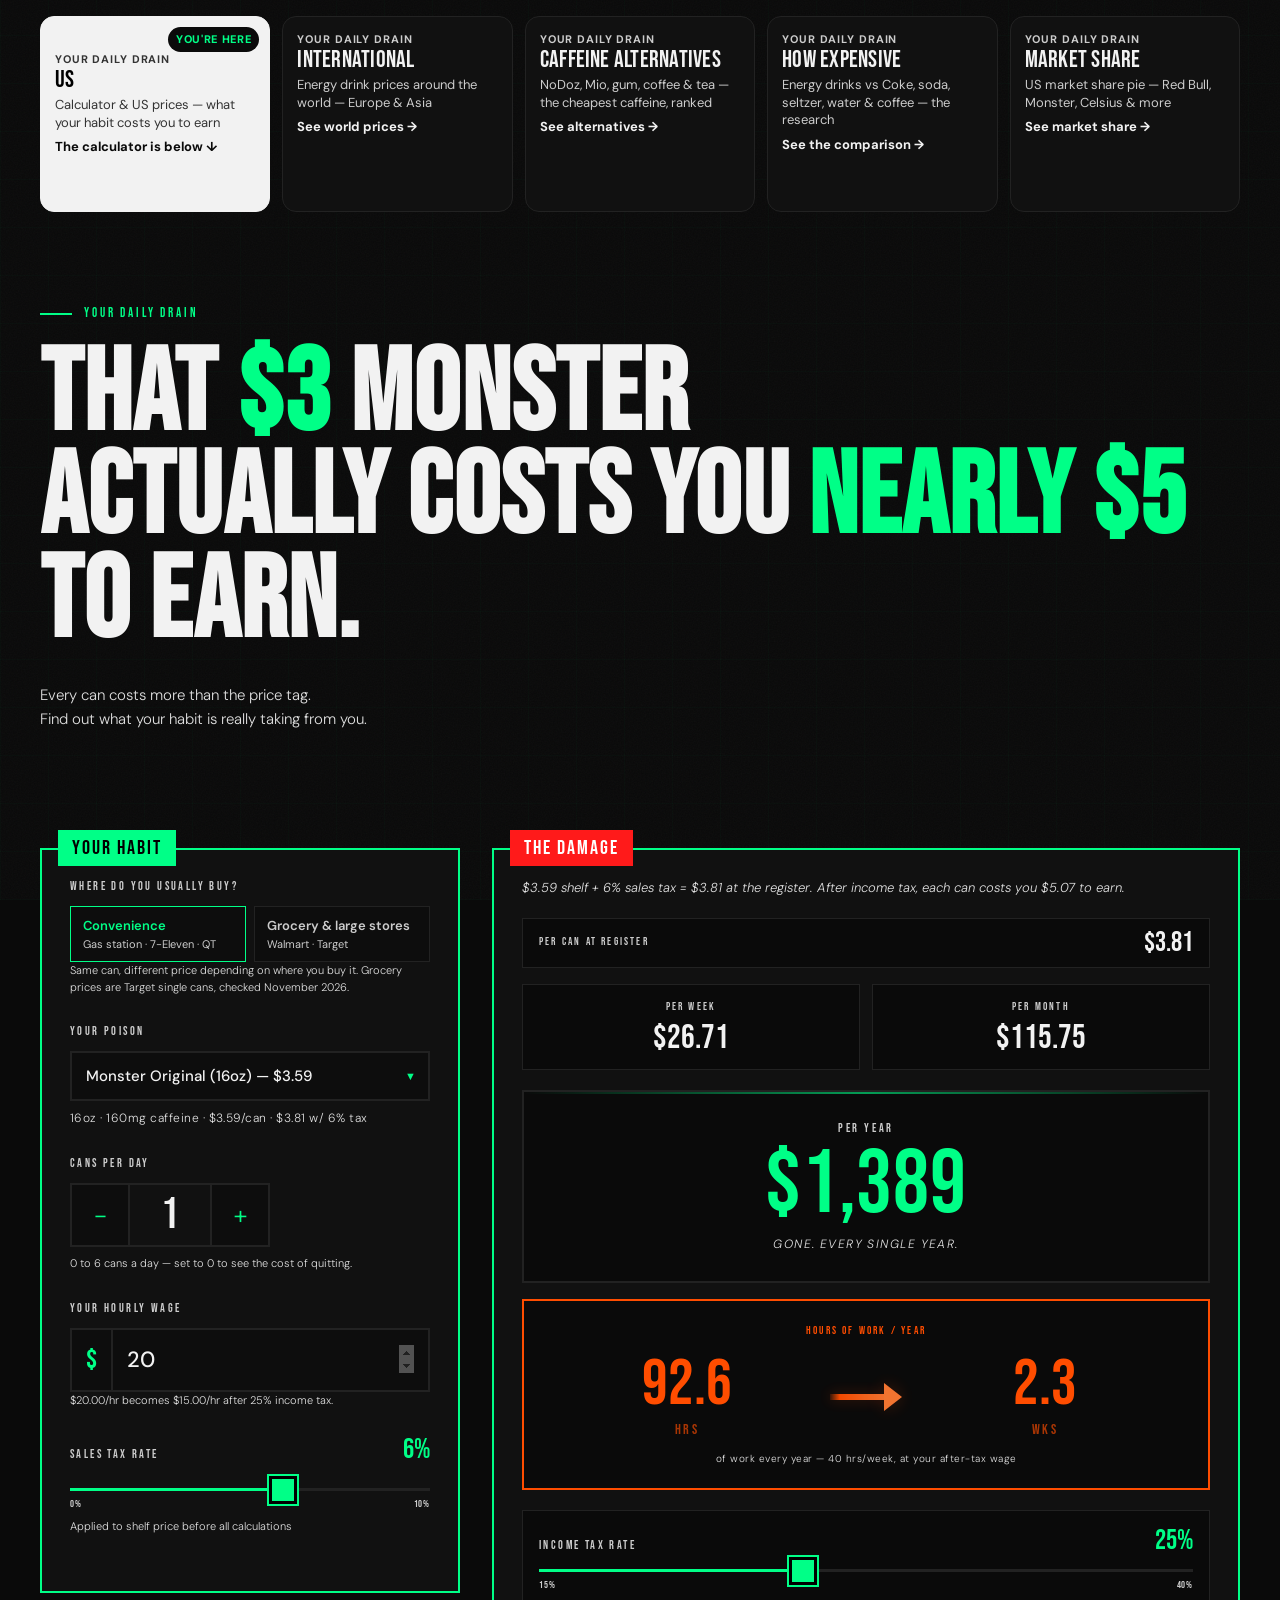
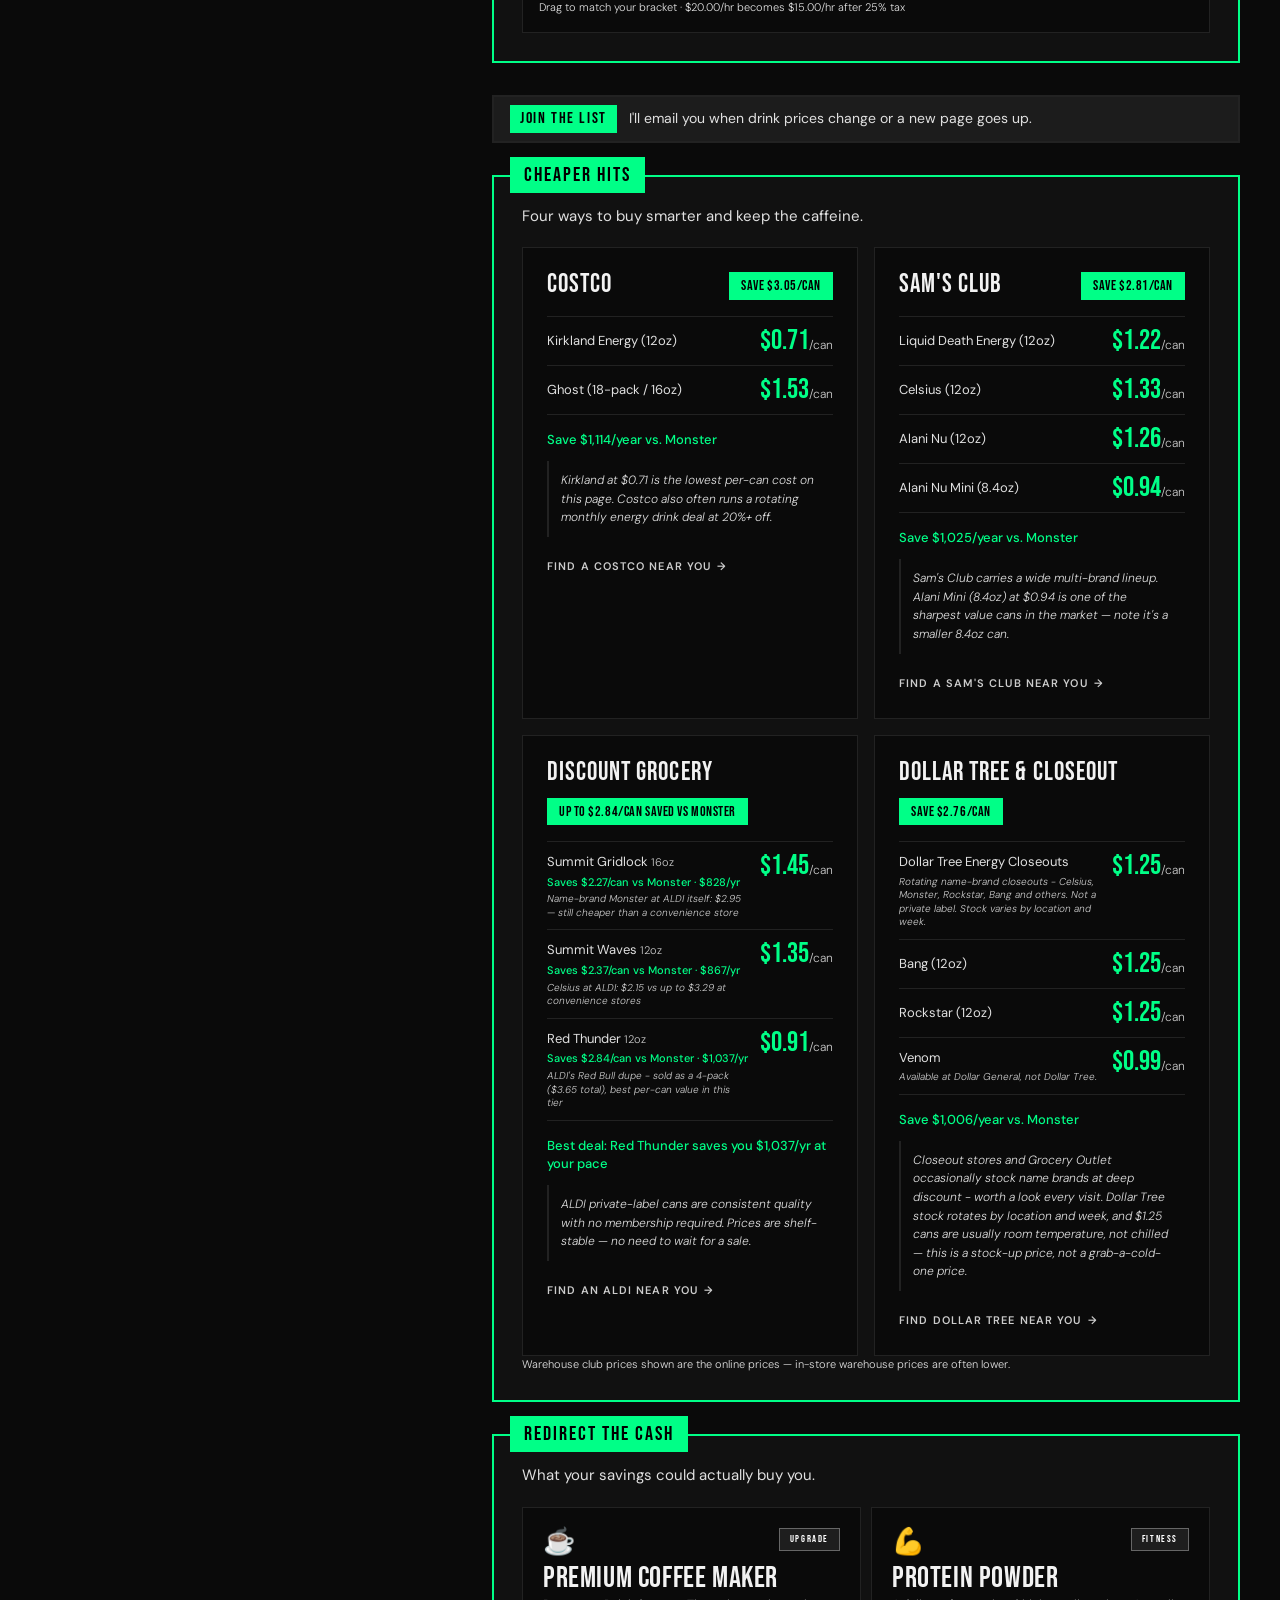
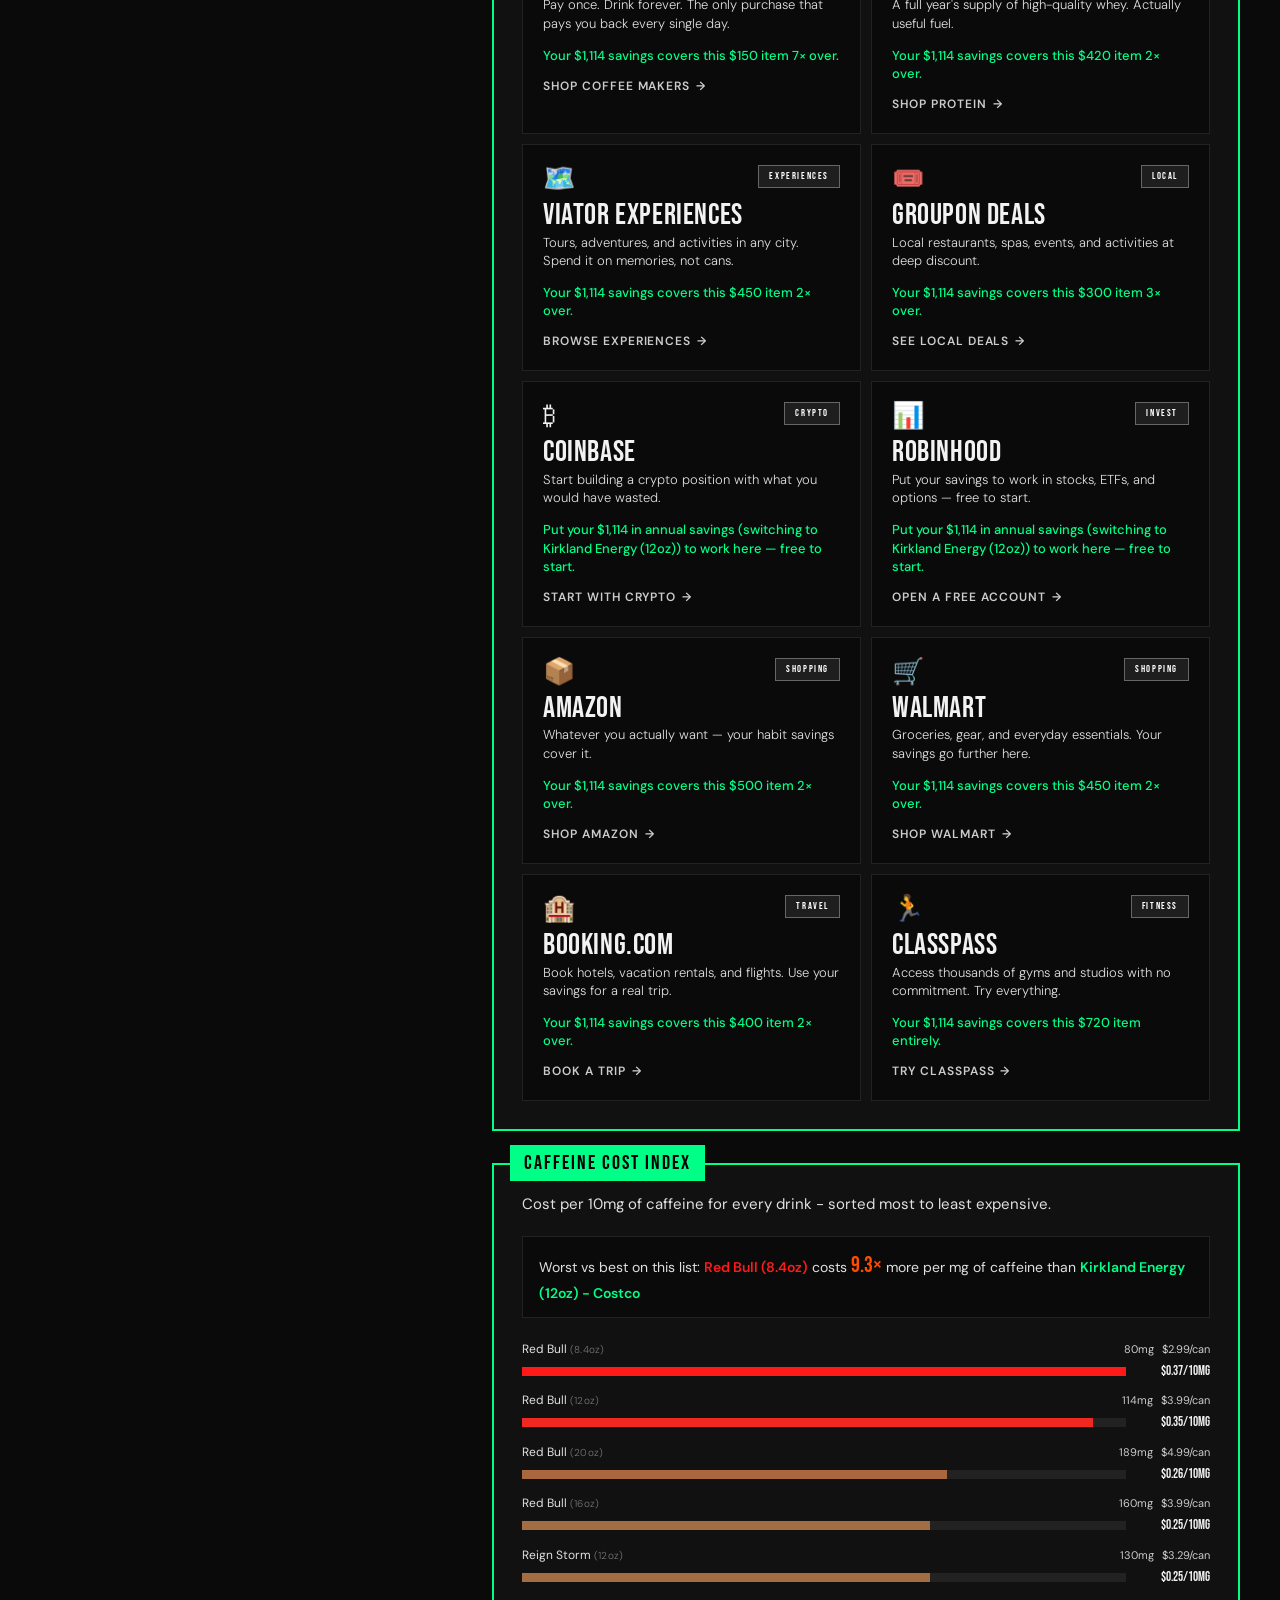
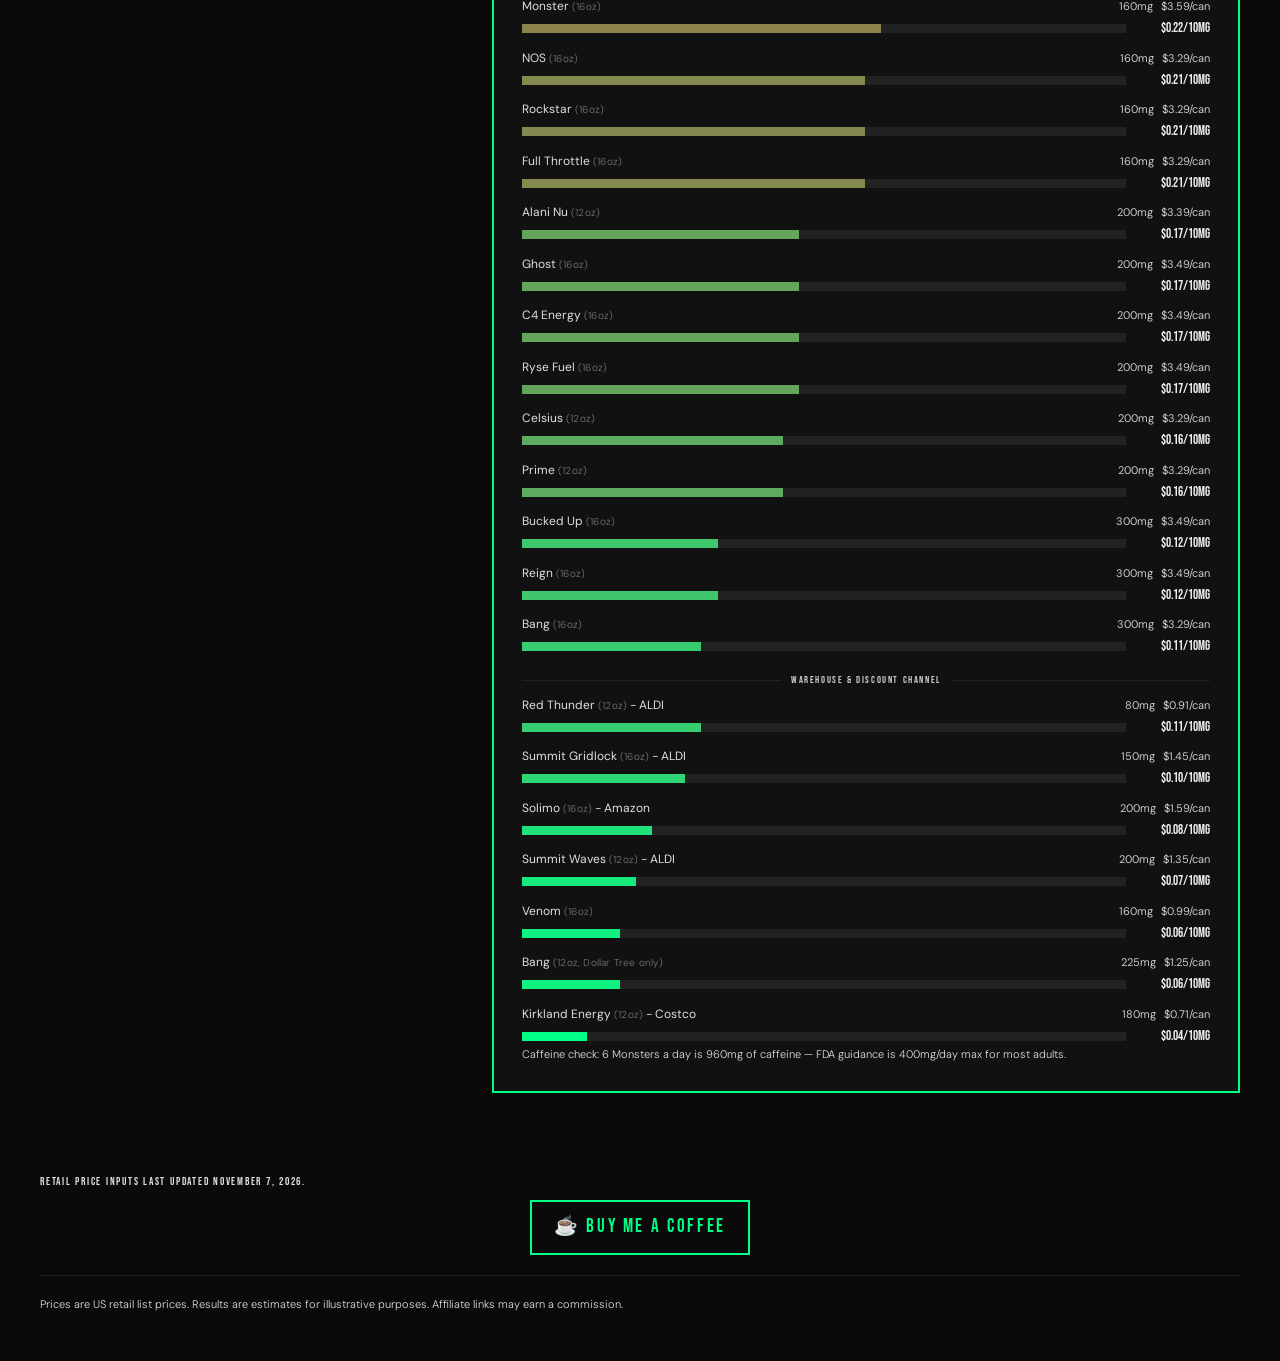
<file: index.html>
<!DOCTYPE html>
<html lang="en">
<head>
  <meta charset="UTF-8">
  <meta name="viewport" content="width=device-width, initial-scale=1.0">
  <meta id="meta-description" name="description" content="One Monster a day costs $1,389 a year to earn after tax. Calculate the true cost of your energy drink habit — per can, per week, per year, in hours of work.">
  <meta id="og-title" property="og:title" content="Your Daily Drain – How Much Does Your Energy Drink Habit Really Cost?">
  <meta id="og-description" property="og:description" content="That $3 Monster actually costs you nearly $5 to earn. Find out exactly how many hours you're working for caffeine.">
  <meta property="og:type" content="website">
  <meta property="og:url" content="https://www.yourdailydrain.com/">
  <meta name='impact-site-verification' value='6fd448fe-64f7-4c16-800f-72759a06c39c'>
  <meta name="google-adsense-account" content="ca-pub-9414992636570198">
  <link rel="canonical" href="https://www.yourdailydrain.com/">
  <link rel="icon" type="image/svg+xml" href="favicon.svg">
  <title id="page-title">Your Daily Drain – How Much Does Your Energy Drink Habit Really Cost?</title>
  <!-- Google tag (gtag.js) -->
  <script async src="https://www.googletagmanager.com/gtag/js?id=G-0YTZ2W7XXN"></script>
  <script>
    window.dataLayer = window.dataLayer || [];
    function gtag(){dataLayer.push(arguments);}
    gtag('js', new Date());

    gtag('config', 'G-0YTZ2W7XXN');
  </script>
  <link rel="preconnect" href="https://fonts.googleapis.com">
  <link rel="preconnect" href="https://fonts.gstatic.com" crossorigin>
  <link href="https://fonts.googleapis.com/css2?family=Bebas+Neue&family=DM+Sans:ital,opsz,wght@0,9..40,300;0,9..40,400;0,9..40,500;0,9..40,600;1,9..40,400&display=swap" rel="stylesheet">
  <link rel="stylesheet" href="style.css?v=20261113">
  <script type="application/ld+json">
  {
    "@context": "https://schema.org",
    "@type": "WebSite",
    "name": "Your Daily Drain",
    "url": "https://www.yourdailydrain.com/",
    "description": "Calculate the true cost of your energy drink habit — per can, per week, per year, in hours of work. One Monster a day costs $1,389 a year to earn after tax."
  }
  </script>
</head>
<body>

  <div class="noise-overlay" aria-hidden="true"></div>

  <!-- ░░ PAGE NAV: FIVE SECTIONS ── -->
  <nav class="page-nav" aria-label="Site sections">
    <div class="page-box is-active" aria-current="page">
      <span class="page-box-kicker">Your Daily Drain</span>
      <span class="page-box-title">US</span>
      <span class="page-box-sub">Calculator &amp; US prices — what your habit costs you to earn</span>
      <span class="page-box-cta">The calculator is below ↓</span>
    </div>
    <a class="page-box" href="world-prices.html">
      <span class="page-box-kicker">Your Daily Drain</span>
      <span class="page-box-title">International</span>
      <span class="page-box-sub">Energy drink prices around the world — Europe &amp; Asia</span>
      <span class="page-box-cta">See world prices →</span>
    </a>
    <a class="page-box" href="caffeine-alternatives.html">
      <span class="page-box-kicker">Your Daily Drain</span>
      <span class="page-box-title">Caffeine Alternatives</span>
      <span class="page-box-sub">NoDoz, Mio, gum, coffee &amp; tea — the cheapest caffeine, ranked</span>
      <span class="page-box-cta">See alternatives →</span>
    </a>
    <a class="page-box" href="how-expensive.html">
      <span class="page-box-kicker">Your Daily Drain</span>
      <span class="page-box-title">How Expensive</span>
      <span class="page-box-sub">Energy drinks vs Coke, soda, seltzer, water &amp; coffee — the research</span>
      <span class="page-box-cta">See the comparison →</span>
    </a>
    <a class="page-box" href="market-share.html">
      <span class="page-box-kicker">Your Daily Drain</span>
      <span class="page-box-title">Market Share</span>
      <span class="page-box-sub">US market share pie — Red Bull, Monster, Celsius &amp; more</span>
      <span class="page-box-cta">See market share →</span>
    </a>
  </nav>

  <!-- ░░ HERO ░░ -->
  <header class="hero">
    <div class="hero-eyebrow" id="hero-eyebrow">YOUR DAILY DRAIN</div>
    <h1 class="hero-headline" id="hero-headline">
      That <span class="hl">$3</span> Monster<br>
      actually costs you <span class="hl">nearly $5</span><br>
      to earn.
    </h1>
    <p class="hero-sub" id="hero-sub">Every can costs more than the price tag.<br>Find out what your habit is really taking from you.</p>
    <div class="hero-scroll-hint" id="hero-scroll-hint" aria-hidden="true">↓ CALCULATE BELOW</div>
  </header>

  <!-- ░░ MAIN ░░ -->
  <main class="container">
  <div class="app-grid">

    <!-- LEFT COL: Calculator -->
    <div class="col-left">
    <section class="calc-card" id="calculator" aria-label="Calculator">
      <div class="section-label-tab" id="calculator-label">YOUR HABIT</div>

      <div class="field-group">
        <div class="field-label" id="store-label">WHERE DO YOU USUALLY BUY?</div>
        <div class="store-toggle" role="group" aria-labelledby="store-label">
          <button type="button" class="store-toggle-btn is-active" data-channel="convenience" aria-pressed="true">Convenience<br><span class="store-toggle-sub">Gas station · 7-Eleven · QT</span></button>
          <button type="button" class="store-toggle-btn" data-channel="grocery" aria-pressed="false">Grocery &amp; large stores<br><span class="store-toggle-sub">Walmart · Target</span></button>
        </div>
        <p class="tax-note" id="store-note">Same can, different price depending on where you buy it. Grocery prices are Target single cans, checked November 2026.</p>
      </div>

      <div class="field-group">
        <label for="drink-select" class="field-label" id="drink-label">YOUR POISON</label>
        <div class="select-wrap">
          <select id="drink-select" name="drink" aria-label="Select your drink"></select>
          <div class="select-chevron" aria-hidden="true">▼</div>
        </div>
        <div class="drink-meta" id="drink-meta" aria-live="polite"></div>
      </div>

      <div class="field-group">
        <div class="field-label" id="stepper-label">CANS PER DAY</div>
        <div class="stepper" role="group" aria-labelledby="stepper-label">
          <button class="stepper-btn" id="stepper-minus" aria-label="Decrease cans per day">−</button>
          <output class="stepper-value" id="stepper-value" for="stepper-minus stepper-plus">1</output>
          <button class="stepper-btn" id="stepper-plus" aria-label="Increase cans per day">+</button>
        </div>
        <p class="tax-note" id="stepper-note">0 to 6 cans a day — set to 0 to see the cost of quitting.</p>
      </div>

      <div class="field-group">
        <label for="hourly-wage" class="field-label" id="hourly-wage-label">YOUR HOURLY WAGE</label>
        <div class="input-wrap">
          <span class="input-prefix" aria-hidden="true">$</span>
          <input
            type="number"
            id="hourly-wage"
            name="hourly-wage"
            min="0"
            max="9999"
            step="0.50"
            value="20"
            placeholder="20.00"
            aria-label="Hourly wage in dollars"
          >
        </div>
        <p class="tax-note" id="wage-note" hidden>Enter a wage above $0 to see hours.</p>
      </div>

      <div class="field-group">
        <div class="tax-row">
          <label for="sales-tax-slider" class="field-label" id="sales-tax-label">SALES TAX RATE</label>
          <span class="tax-pct" id="sales-tax-display" aria-live="polite">6%</span>
        </div>
        <input
          type="range"
          id="sales-tax-slider"
          min="0"
          max="10"
          value="6"
          step="0.5"
          class="tax-slider"
          aria-label="Sales tax rate percentage"
          aria-valuemin="0"
          aria-valuemax="10"
          aria-valuenow="6"
        >
        <div class="tax-range-labels" aria-hidden="true">
          <span id="sales-tax-min-label">0%</span><span id="sales-tax-max-label">10%</span>
        </div>
        <p class="tax-note" id="sales-tax-note">Applied to shelf price before all calculations</p>
      </div>

      <button class="calc-btn" id="calc-btn" type="button">
        <span id="calculate-button-label">CALCULATE MY DRAIN</span>
        <span class="calc-btn-arrow" aria-hidden="true">→</span>
      </button>
    </section>
    </div><!-- /col-left -->

    <!-- RIGHT COL: Results + sections -->
    <div class="col-right">

    <!-- RESULTS -->
    <section class="results-section hidden" id="results" aria-label="Results" aria-live="polite">
      <div class="section-label-tab" id="results-label">THE DAMAGE</div>
      <p class="results-subline" id="results-subline">$3.59 shelf + 6% sales tax = $3.81 at the register. After income tax, each can costs you $5.07 to earn.</p>

      <div class="price-per-can-row">
        <span class="ppc-label" id="per-can-register-label">PER CAN AT REGISTER</span>
        <span class="ppc-value" id="price-per-can">$3.81</span>
      </div>

      <div class="results-row-grid">
        <div class="result-cell">
          <div class="result-cell-label" id="per-week-label">PER WEEK</div>
          <div class="result-cell-value" id="weekly-cost">$26.71</div>
        </div>
        <div class="result-cell">
          <div class="result-cell-label" id="per-month-label">PER MONTH</div>
          <div class="result-cell-value" id="monthly-cost">$115.75</div>
        </div>
      </div>

      <div class="result-annual-block">
        <div class="annual-label" id="per-year-label">PER YEAR</div>
        <div class="annual-number" id="annual-cost" aria-label="Annual cost">$1,389</div>
        <div class="annual-sub" id="annual-sub">gone. every single year.</div>
      </div>

      <div class="result-hours-block">
        <div class="hours-label" id="hours-per-year-label">HOURS OF WORK / YEAR</div>
        <div class="hours-conversion-row" aria-live="polite">
          <div class="hcr-left">
            <div class="hours-number" id="hours-worked">92.6</div>
            <div class="hcr-unit" id="hours-unit-label">HRS</div>
          </div>
          <div class="hcr-arrow" aria-hidden="true"></div>
          <div class="hcr-right">
            <div class="weeks-count" id="weeks-count">2.3</div>
            <div class="hcr-weeks-unit" id="weeks-unit-label">WKS</div>
          </div>
        </div>
        <div class="hcr-weeks-label" id="weeks-label">of work every year — 40 hrs/week, at your after-tax wage</div>
      </div>

      <div class="tax-block">
        <div class="tax-row">
          <label for="tax-slider" class="tax-label" id="income-tax-label">INCOME TAX RATE</label>
          <span class="tax-pct" id="tax-display" aria-live="polite">25%</span>
        </div>
        <input
          type="range"
          id="tax-slider"
          min="15"
          max="40"
          value="25"
          step="1"
          class="tax-slider"
          aria-label="Tax rate percentage"
          aria-valuemin="15"
          aria-valuemax="40"
          aria-valuenow="25"
        >
        <div class="tax-range-labels" aria-hidden="true">
          <span id="income-tax-min-label">15%</span><span id="income-tax-max-label">40%</span>
        </div>
        <p class="tax-note" id="income-tax-note">Drag to match your bracket</p>
      </div>

    </section>

    <!-- EMAIL SIGNUP (Kit) -->
    <section class="signup-section" id="email-signup" aria-label="Join the email list">
      <div class="section-label-tab">JOIN THE LIST</div>
      <p class="section-subtitle">I'll email you when drink prices change or a new page goes up.</p>
      <script async data-uid="93db58418c" src="https://yourdailydrain.kit.com/93db58418c/index.js"></script>
    </section>

    <!-- CHEAPER ALTERNATIVES -->
    <section class="alt-section hidden" id="alternatives" aria-label="Smarter buying strategies">
      <div class="section-label-tab" id="alt-label">CHEAPER HITS</div>
      <p class="section-subtitle" id="alt-subtitle">Four ways to buy smarter and keep the caffeine.</p>
      <div class="alt-grid" id="alt-grid"></div>
      <p class="tax-note" id="alt-warehouse-note">Warehouse club prices shown are the online prices — in-store warehouse prices are often lower.</p>
    </section>

    <!-- WHAT YOU COULD DO -->
    <section class="ideas-section hidden" id="savings-ideas" aria-label="What you could do with savings">
      <div class="section-label-tab" id="ideas-label">REDIRECT THE CASH</div>
      <p class="section-subtitle" id="ideas-subtitle">What your savings could actually buy you.</p>
      <div class="ideas-grid" id="ideas-grid"></div>
    </section>

    <!-- CAFFEINE COST INDEX — kept, but last: most people just want the
         caffeine boost, not the most caffeine per dollar. -->
    <section class="caff-section hidden" id="caffeine-index" aria-label="Caffeine Cost Index">
      <div class="section-label-tab" id="caff-label">CAFFEINE COST INDEX</div>
      <p class="section-subtitle" id="caff-subtitle">Cost per 10mg of caffeine for every drink — sorted most to least expensive.</p>
      <div class="caff-callout" id="caff-callout"></div>
      <div class="caff-chart" id="caff-chart"></div>
      <p class="tax-note" id="caff-health-note">Caffeine check: 6 Monsters a day is 960mg of caffeine — FDA guidance is 400mg/day max for most adults.</p>
    </section>

    </div><!-- /col-right -->
  </div><!-- /app-grid -->
  </main>

  <footer class="site-footer">
    <p class="site-freshness" id="site-freshness">Retail price inputs last updated November 7, 2026.</p>
    <p class="tip-wrap"><a class="tip-button" href="https://ko-fi.com/masvas" target="_blank" rel="noopener">☕ Buy me a coffee</a></p>
    <p id="site-disclaimer">Prices are US retail list prices. Results are estimates for illustrative purposes. Affiliate links may earn a commission.</p>
  </footer>

  <script src="site-data.js?v=20261108"></script>
  <script src="app.js?v=20261108"></script>
</body>
</html>
</file>
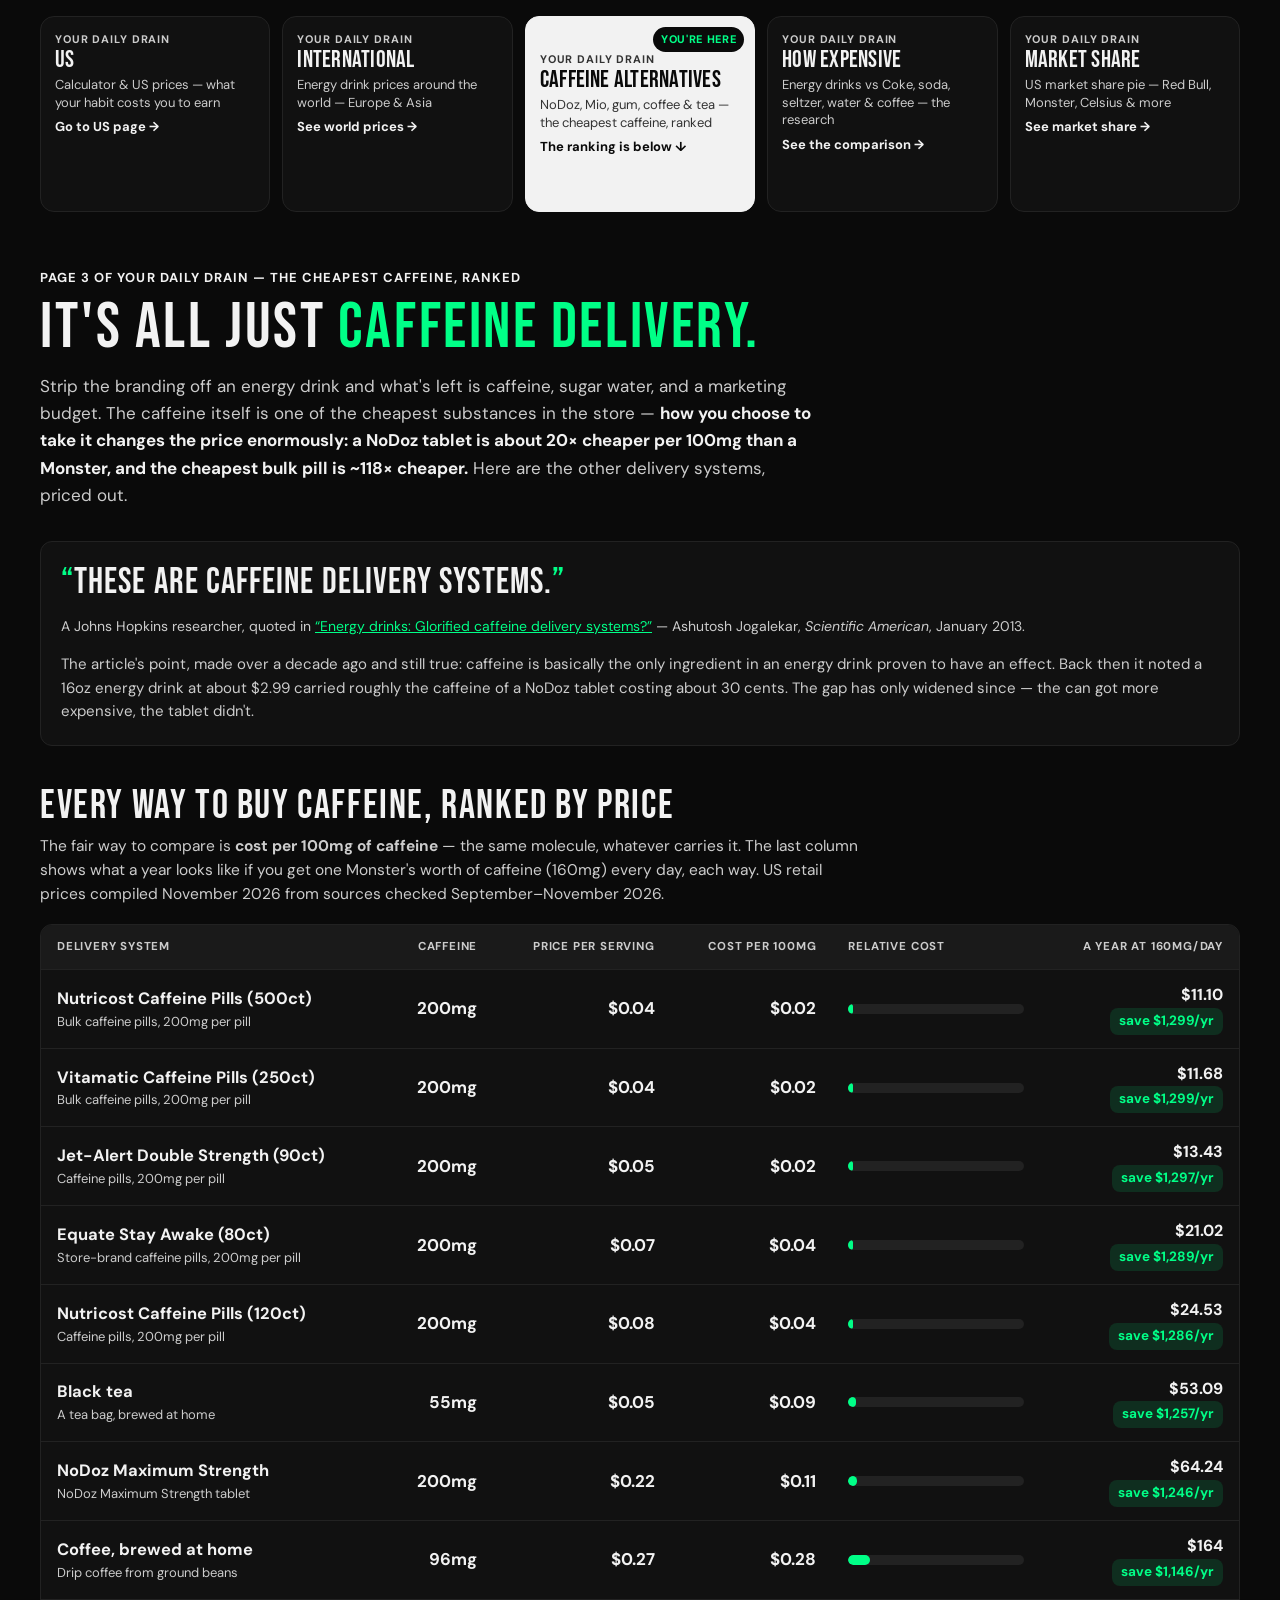
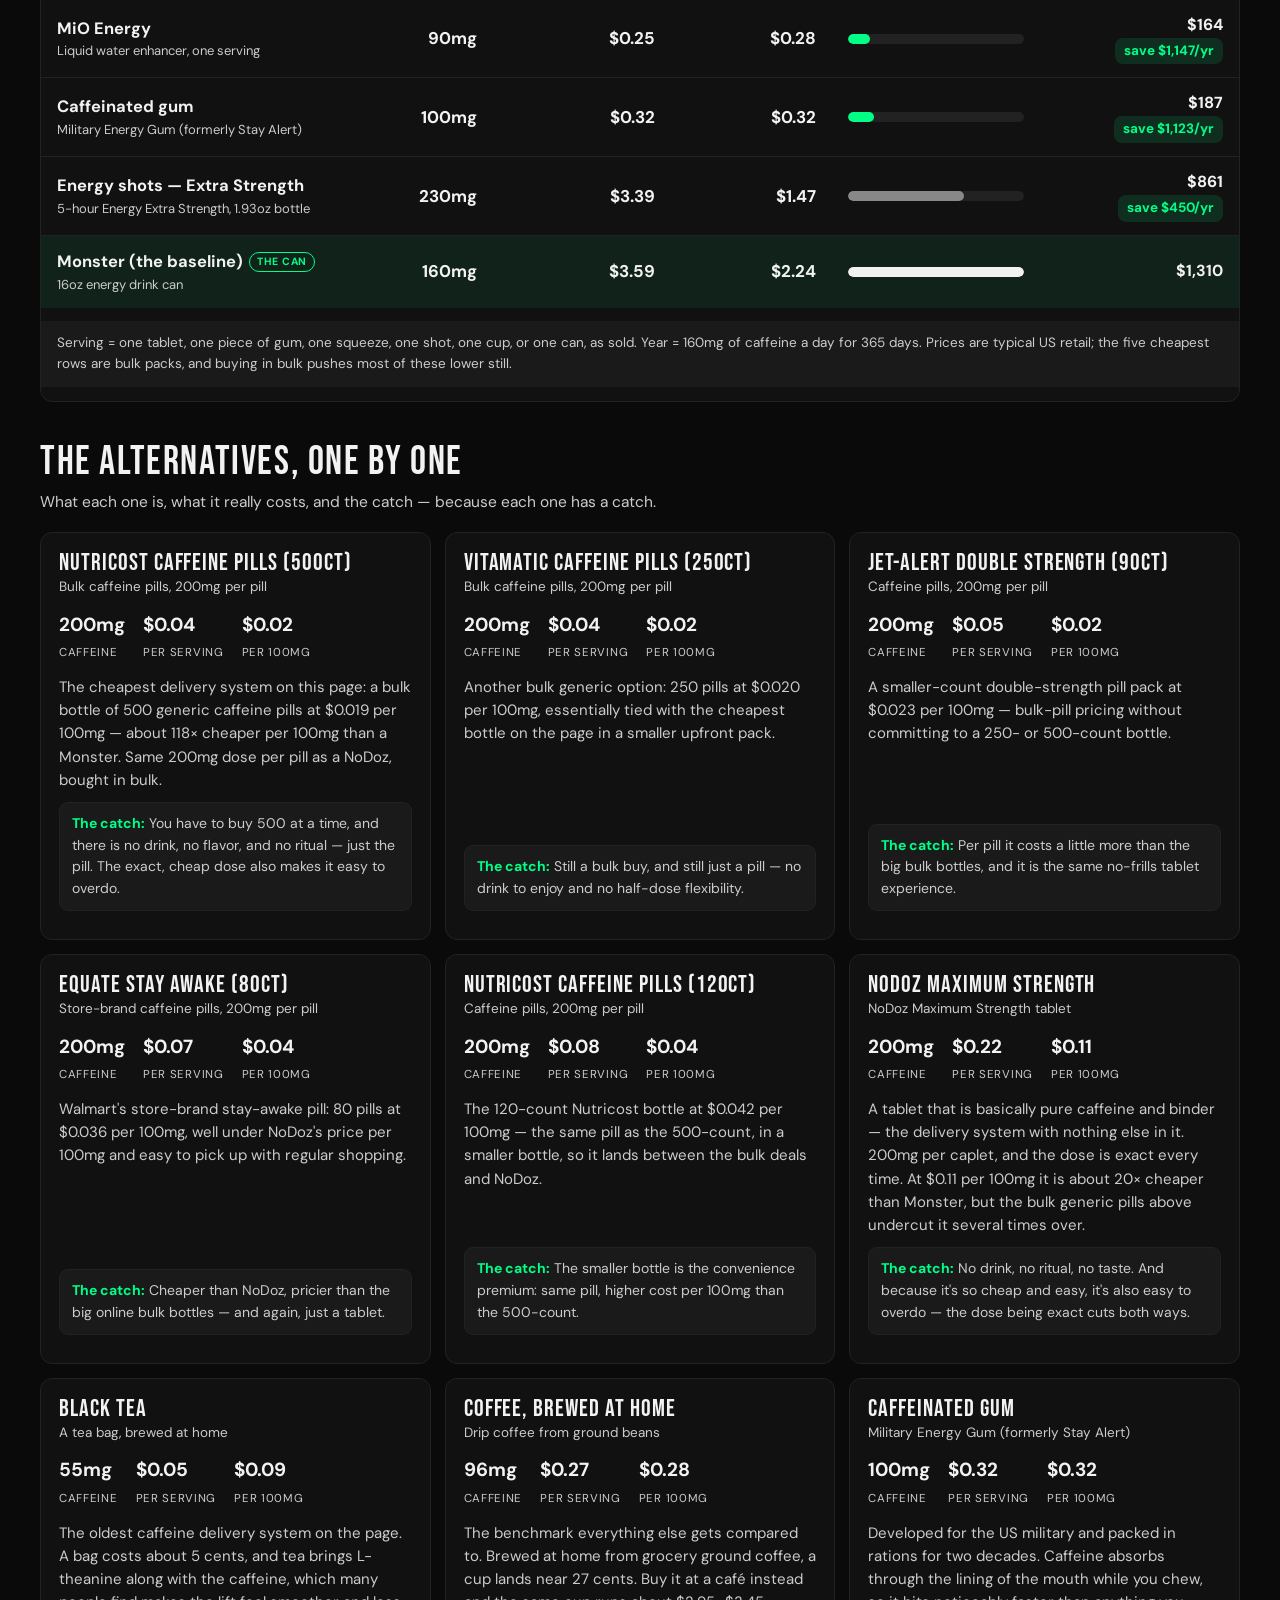
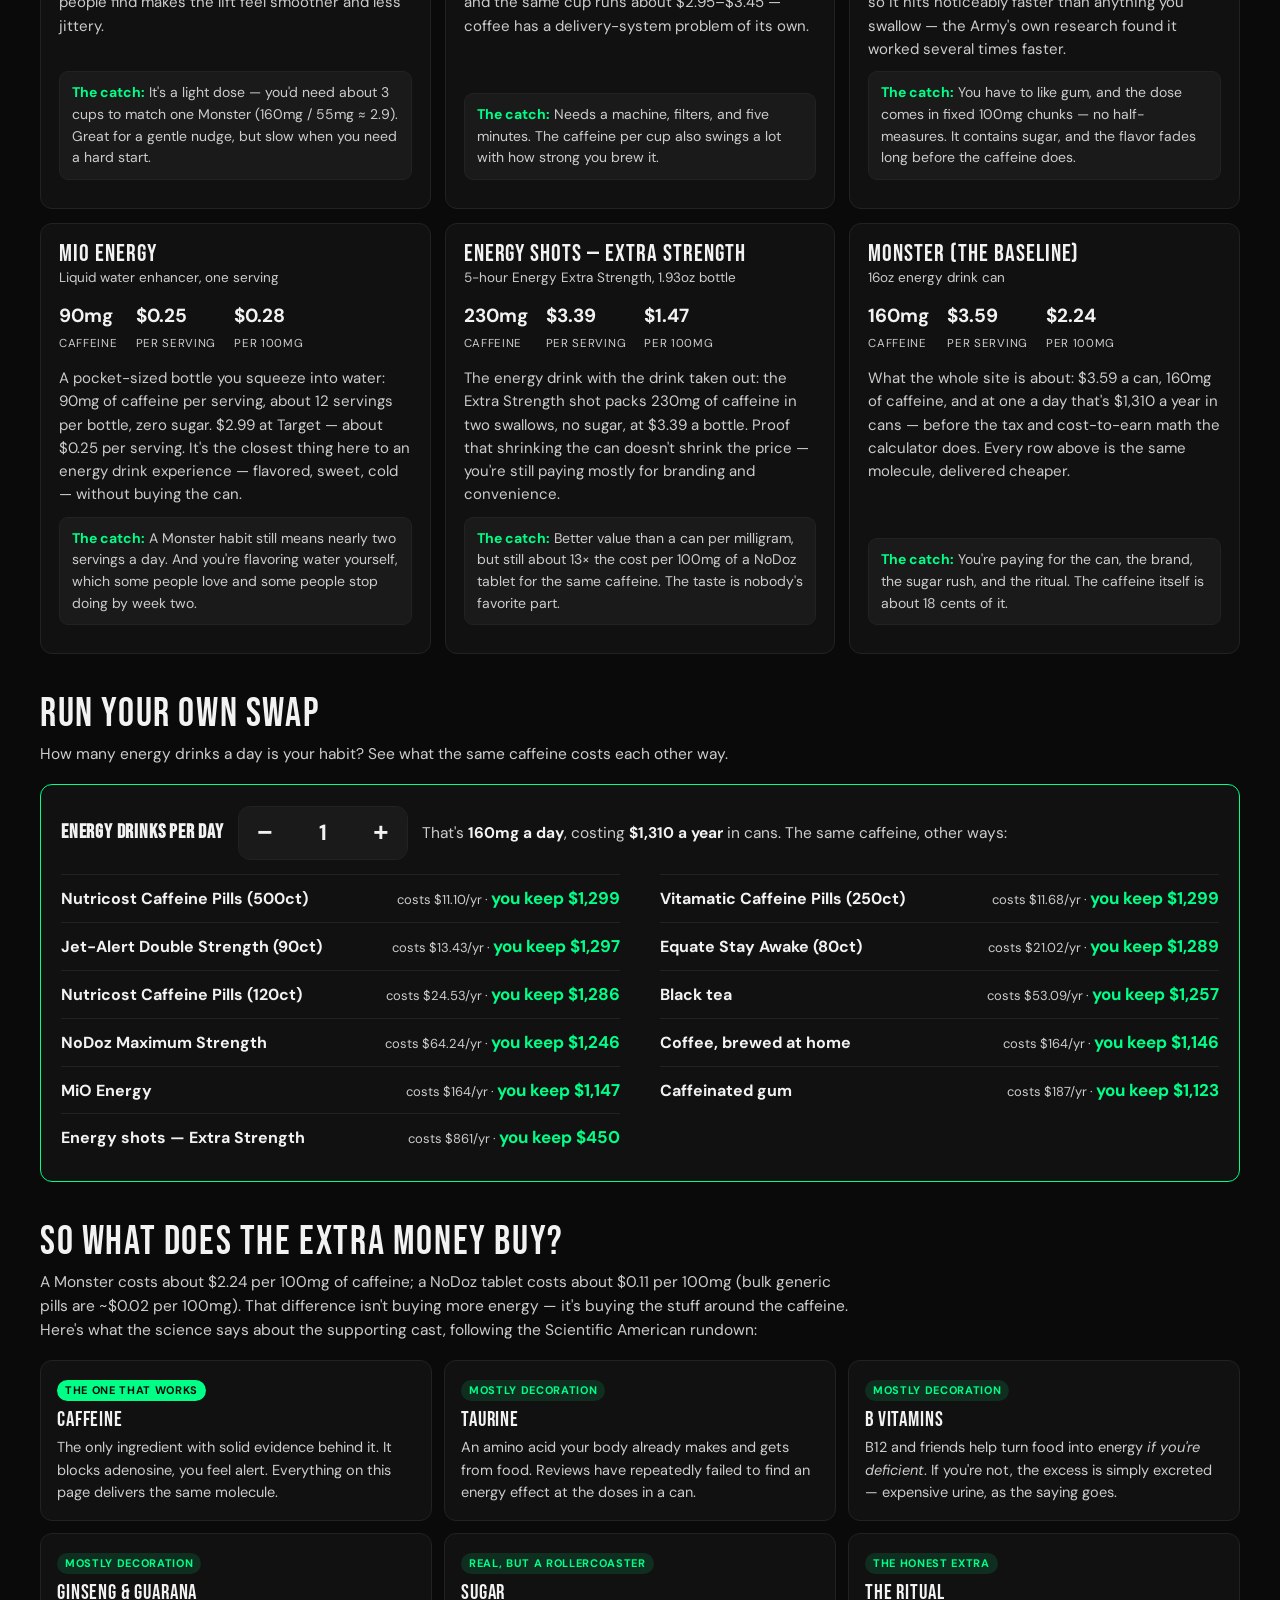
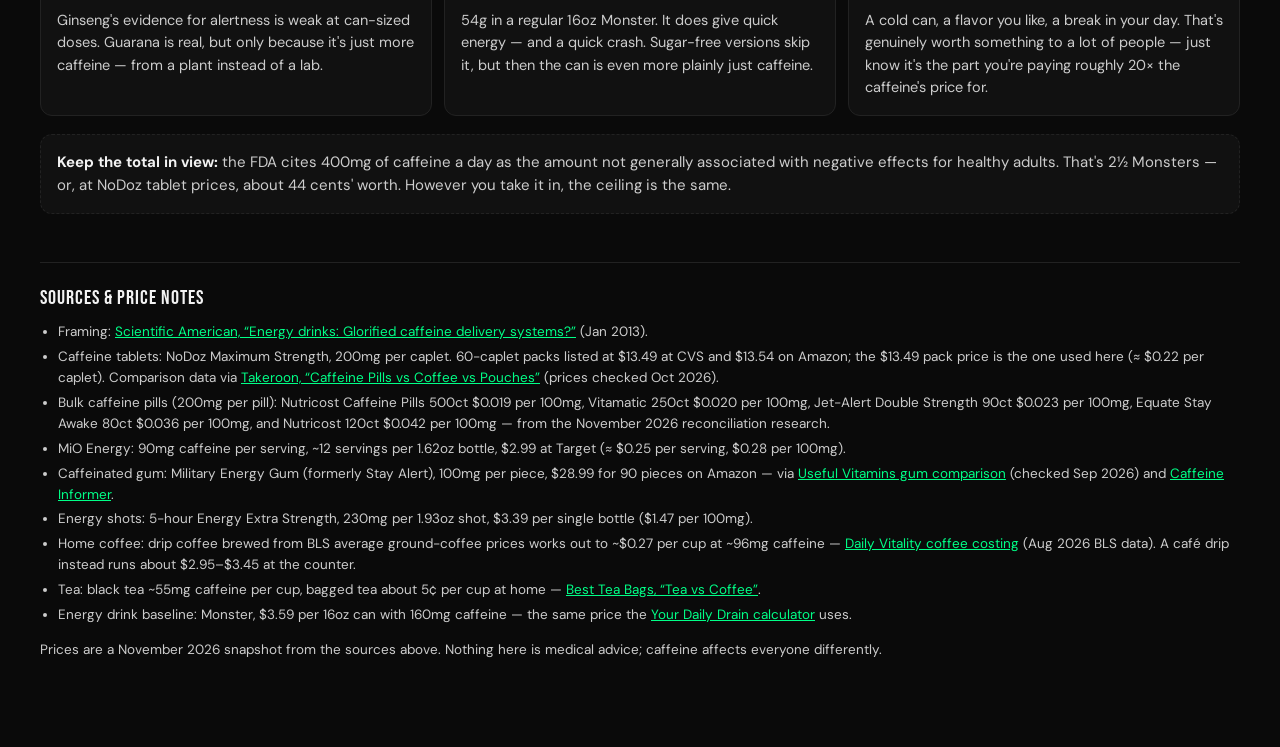
<file: caffeine-alternatives.html>
<!doctype html>
<html lang="en">
  <head>
    <meta charset="utf-8" />
    <meta name="viewport" content="width=device-width, initial-scale=1, viewport-fit=cover" />
    <meta name="color-scheme" content="dark" />
    <link rel="icon" type="image/svg+xml" href="favicon.svg" />
    <title>Caffeine Alternatives — Your Daily Drain</title>
    <meta name="description" content="NoDoz, bulk caffeine pills, gum, coffee and tea ranked by cost per 100mg — the cheapest caffeine vs a $3.59 Monster."/>
    <link rel="canonical" href="https://www.yourdailydrain.com/caffeine-alternatives.html" />
    <meta property="og:title" content="Caffeine Alternatives — Your Daily Drain" />
    <meta property="og:description" content="NoDoz, bulk caffeine pills, gum, coffee and tea ranked by cost per 100mg — the cheapest caffeine vs a $3.59 Monster." />
    <meta property="og:type" content="website" />
    <meta property="og:url" content="https://www.yourdailydrain.com/caffeine-alternatives.html" />
    <link rel="preconnect" href="https://fonts.googleapis.com" />
    <link rel="preconnect" href="https://fonts.gstatic.com" crossorigin />
    <link href="https://fonts.googleapis.com/css2?family=Bebas+Neue&family=DM+Sans:ital,opsz,wght@0,9..40,400;0,9..40,500;0,9..40,700;0,9..40,900;1,9..40,400&display=swap" rel="stylesheet" />
    <style>
      :root {
        color-scheme: dark;
        --bg: #0A0A0A;
        --surface: #111111;
        --surface-2: #1a1a1a;
        --ink: #F2F2F2;
        --ink-soft: #cccccc;
        --line: #222222;
        --accent: #00ff87;
        --accent-ink: #00ff87;
        --save: #00ff87;
        --save-bg: rgba(0,255,135,0.12);
        --gold: #00ff87;
        --bar-track: #222222;
        --quote-bg: #111111;
        --quote-ink: #F2F2F2;
        --shadow: none;
      }
      * { box-sizing: border-box; }
      html { scroll-behavior: smooth; }
      body {
        margin: 0;
        background: var(--bg);
        color: var(--ink);
        font-family: "DM Sans", system-ui, sans-serif;
        font-size: 16px;
        line-height: 1.55;
        -webkit-font-smoothing: antialiased;
      }
      h1, h2, h3 {
        font-family: "Bebas Neue", "DM Sans", sans-serif;
        letter-spacing: 0.04em;
        font-weight: 400;
      }
      .wrap { max-width: 1440px; margin: 0 auto; padding: 0 40px 72px; width: 100%; }
      .mono { font-family: "DM Sans", system-ui, sans-serif; }

      /* ---------- Top nav: the five pages ----------
         One shared nav on all five pages: same full width, same
         five tiles, same size and position, so switching pages only
         changes the content below. */
      .page-nav {
        display: grid;
        grid-template-columns: repeat(5, minmax(0, 1fr));
        gap: 12px;
        margin: 16px 0 28px;
      }
      .page-box {
        position: relative;
        display: flex;
        flex-direction: column;
        gap: 2px;
        justify-content: flex-start;
        min-width: 0;
        max-width: 100%;
        overflow: hidden;
        padding: 16px 14px 14px;
        background: #111111;
        border: 1px solid #222222;
        border-radius: 14px;
        color: var(--ink);
        text-decoration: none;
        min-height: 196px;
      }
      .page-box:hover { border-color: var(--accent); }
      .page-box:focus-visible { outline: 3px solid var(--accent); outline-offset: 2px; }
      .page-box-kicker {
        display: block;
        font-family: "DM Sans", sans-serif;
        font-size: 11px;
        font-weight: 700;
        letter-spacing: 0.08em;
        line-height: 1.2;
        text-transform: uppercase;
        color: var(--ink-soft);
        overflow-wrap: normal;
        word-break: normal;
      }
      .page-box-title {
        display: block;
        font-family: "Bebas Neue", "DM Sans", sans-serif;
        font-size: 24px;
        font-weight: 400;
        line-height: 1;
        letter-spacing: 0.01em;
        text-transform: uppercase;
        overflow-wrap: normal;
        word-break: normal;
      }
      .page-box-sub {
        display: block;
        font-size: 13px;
        line-height: 1.35;
        color: var(--ink-soft);
        margin-top: 2px;
        overflow-wrap: normal;
        word-break: normal;
      }
      .page-box-cta {
        display: block;
        font-size: 13px;
        font-weight: 700;
        line-height: 1.3;
        margin-top: 6px;
        overflow-wrap: normal;
        word-break: normal;
      }
      .page-box.is-active {
        background: #F2F2F2;
        border-color: #F2F2F2;
        color: #0A0A0A;
        padding-top: 36px;
      }
      .page-box.is-active .page-box-kicker,
      .page-box.is-active .page-box-sub { color: #333333; }
      .page-box.is-active .page-box-cta { color: #0A0A0A; }
      .page-box.is-active::after {
        content: "You're here";
        position: absolute;
        top: 10px;
        right: 10px;
        background: #0A0A0A;
        color: #00ff87;
        font-size: 11px;
        font-weight: 800;
        letter-spacing: 0.06em;
        text-transform: uppercase;
        padding: 4px 8px;
        border-radius: 999px;
      }

      /* ---------- Hero ---------- */
      .hero { padding: 28px 0 8px; }
      .hero h1 {
        font-size: clamp(44px, 11vw, 64px);
        line-height: 0.95;
        margin: 10px 0 14px;
      }
      .hero h1 .hl { color: var(--accent); }
      .hero p.lede { font-size: 17px; color: var(--ink-soft); margin: 0; line-height: 1.6; max-width: 780px; }
      .hero p.lede strong { color: var(--ink); }

      .quote {
        margin: 24px 0 8px;
        background: var(--quote-bg);
        color: var(--quote-ink);
        border: 1px solid var(--line);
        border-radius: 12px;
        padding: 22px 20px;
      }
      .quote blockquote {
        margin: 0;
        font-family: "Bebas Neue", "DM Sans", sans-serif;
        font-size: clamp(28px, 7vw, 36px);
        line-height: 1.05;
        letter-spacing: 0.03em;
        font-weight: 400;
      }
      .quote blockquote::before { content: "\201C"; color: var(--accent); }
      .quote blockquote::after { content: "\201D"; color: var(--accent); }
      .quote figcaption { margin-top: 14px; font-size: 14px; color: var(--ink-soft); }
      .quote figcaption a { color: var(--accent); }
      .quote p.frame { margin: 16px 0 0; font-size: 15px; color: var(--ink-soft); }

      /* ---------- Sections ---------- */
      section { margin-top: 40px; }
      h2 {
        font-size: clamp(32px, 8vw, 40px);
        line-height: 1;
        margin: 0 0 8px;
      }
      .section-sub { color: var(--ink-soft); margin: 0 0 18px; font-size: 15.5px; max-width: 820px; }

      /* ---------- Comparison table ---------- */
      .table-card {
        background: var(--surface);
        border: 1px solid var(--line);
        border-radius: 12px;
        overflow: hidden;
      }
      table { width: 100%; border-collapse: collapse; }
      th, td { padding: 13px 16px; text-align: left; vertical-align: middle; }
      thead th {
        font-family: "DM Sans", sans-serif;
        font-size: 11.5px;
        letter-spacing: 0.07em;
        text-transform: uppercase;
        color: var(--ink-soft);
        border-bottom: 1px solid var(--line);
        background: var(--surface-2);
      }
      tbody tr { border-bottom: 1px solid var(--line); }
      tbody tr:last-child { border-bottom: none; }
      td.num, th.num { text-align: right; font-variant-numeric: tabular-nums; }
      .prod-name { font-weight: 700; font-size: 16.5px; color: var(--ink); }
      .prod-form { display: block; font-size: 13px; color: var(--ink-soft); font-weight: 400; }
      .big-num { font-family: "DM Sans", sans-serif; font-weight: 700; font-size: 17px; color: var(--ink); }
      .baseline-row { background: rgba(0,255,135,0.07); }
      .baseline-tag {
        display: inline-block; font-family: "DM Sans", sans-serif;
        font-size: 10.5px; font-weight: 700; letter-spacing: 0.05em; text-transform: uppercase;
        color: var(--accent); border: 1px solid var(--accent);
        border-radius: 999px; padding: 1px 7px; margin-left: 6px; vertical-align: 2px;
      }
      .bar-cell { min-width: 120px; }
      .bar-track { background: var(--bar-track); border-radius: 999px; height: 10px; overflow: hidden; }
      .bar-fill { height: 100%; border-radius: 999px; background: var(--accent); }
      .bar-fill.hot { background: #F2F2F2; }
      .bar-fill.mid { background: #888888; }
      .save-pill {
        display: inline-block; background: var(--save-bg); color: var(--save);
        font-family: "DM Sans", sans-serif; font-weight: 700; font-size: 13.5px;
        border-radius: 8px; padding: 3px 9px; white-space: nowrap;
      }
      .table-note { font-size: 13.5px; color: var(--ink-soft); padding: 12px 16px; background: var(--surface-2); }
      /* Desktop: the comparison stays a real, wide table */
      .bar-cell { min-width: 180px; }
      /* Narrow screens: table becomes stacked cards */
      @media (max-width: 720px) {
        thead { display: none; }
        table, tbody, tr, td { display: block; width: 100%; }
        tbody tr { padding: 14px 16px; }
        td { padding: 2px 0; border: none; }
        td.num { text-align: left; }
        td::before {
          content: attr(data-label);
          display: inline-block; min-width: 128px;
          font-family: "DM Sans", sans-serif; font-size: 11px;
          letter-spacing: 0.06em; text-transform: uppercase; color: var(--ink-soft);
        }
        .bar-cell { min-width: 0; padding-top: 8px; }
        .bar-cell::before { display: block; margin-bottom: 5px; }
      }

      /* ---------- Product cards ---------- */
      .cards { display: grid; grid-template-columns: repeat(auto-fill, minmax(300px, 1fr)); gap: 14px; }
      .card {
        background: var(--surface);
        border: 1px solid var(--line);
        border-radius: 12px;
        padding: 18px;
        display: flex; flex-direction: column;
      }
      .card h3 { margin: 0 0 2px; font-size: 24px; line-height: 1; }
      .card .form { color: var(--ink-soft); font-size: 13.5px; margin: 0 0 12px; }
      .card .stats { display: flex; gap: 18px; margin-bottom: 12px; flex-wrap: wrap; }
      .card .stat .v { font-family: "DM Sans", sans-serif; font-weight: 700; font-size: 19px; display: block; color: var(--ink); }
      .card .stat .k { font-size: 11.5px; text-transform: uppercase; letter-spacing: 0.06em; color: var(--ink-soft); font-family: "DM Sans", sans-serif; }
      .card p { margin: 0 0 10px; font-size: 15px; color: var(--ink-soft); }
      .card p strong, .card .catch { color: var(--ink); }
      .card .catch { margin-top: auto; font-size: 14px; background: var(--surface-2); border: 1px solid var(--line); border-radius: 9px; padding: 10px 12px; color: var(--ink-soft); }
      .card .catch strong { color: var(--accent); }

      /* ---------- Calculator ---------- */
      .calc {
        background: var(--surface);
        border: 1px solid var(--accent);
        border-radius: 12px;
        padding: 20px;
      }
      .calc-controls { display: flex; align-items: center; gap: 14px; flex-wrap: wrap; margin-bottom: 6px; }
      .stepper { display: flex; align-items: center; gap: 0; border: 1px solid var(--line); border-radius: 12px; overflow: hidden; background: var(--surface-2); }
      .stepper button {
        width: 52px; height: 52px; font-size: 26px; font-weight: 700;
        background: var(--surface-2); border: none; color: var(--ink); cursor: pointer;
      }
      .stepper button:disabled { opacity: 0.35; cursor: default; }
      .stepper .val {
        min-width: 64px; text-align: center;
        font-family: "DM Sans", sans-serif; font-weight: 700; font-size: 22px; color: var(--ink);
      }
      .calc label { font-weight: 700; font-size: 16px; font-family: "Bebas Neue", sans-serif; letter-spacing: 0.04em; font-size: 20px; }
      .calc .now { font-size: 15.5px; color: var(--ink-soft); }
      .calc .now strong { color: var(--ink); font-family: "DM Sans", sans-serif; }
      .swap-list { list-style: none; margin: 14px 0 0; padding: 0; }
      @media (min-width: 900px) {
        .swap-list { display: grid; grid-template-columns: 1fr 1fr; column-gap: 40px; }
        .swap-list li { border-top: 1px solid var(--line); }
      }
      .swap-list li {
        display: flex; justify-content: space-between; align-items: baseline; gap: 12px;
        padding: 10px 0; border-top: 1px solid var(--line); flex-wrap: wrap;
      }
      .swap-list .who { font-weight: 700; color: var(--ink); }
      .swap-list .amt { font-family: "DM Sans", sans-serif; font-weight: 700; color: var(--save); font-size: 17px; white-space: nowrap; }
      .swap-list .per { font-size: 13px; color: var(--ink-soft); font-family: "DM Sans", sans-serif; }

      /* ---------- In the can ---------- */
      .can-grid { display: grid; grid-template-columns: 1fr; gap: 12px; }
      @media (min-width: 600px) { .can-grid { grid-template-columns: 1fr 1fr; } }
      @media (min-width: 900px) { .can-grid { grid-template-columns: 1fr 1fr 1fr; } }
      .can-item { background: var(--surface); border: 1px solid var(--line); border-radius: 12px; padding: 16px; }
      .can-item h3 { margin: 0 0 6px; font-size: 21px; line-height: 1; }
      .can-item p { margin: 0; font-size: 14.5px; color: var(--ink-soft); }
      .verdict {
        display: inline-block; margin-bottom: 8px;
        font-family: "DM Sans", sans-serif; font-size: 11px; font-weight: 700;
        letter-spacing: 0.06em; text-transform: uppercase;
        padding: 2px 8px; border-radius: 999px;
        background: var(--save-bg); color: var(--save);
      }
      .verdict.works { background: var(--accent); color: #0A0A0A; }

      .fda-note {
        margin-top: 18px; border: 1px dashed var(--line); border-radius: 12px;
        padding: 16px; font-size: 15px; color: var(--ink-soft); background: var(--surface);
      }
      .fda-note strong { color: var(--ink); }

      footer { margin-top: 48px; border-top: 1px solid var(--line); padding-top: 20px; font-size: 13.5px; color: var(--ink-soft); }
      footer h3 { font-size: 20px; color: var(--ink); margin: 0 0 8px; letter-spacing: 0.05em; text-transform: uppercase; }
      footer ul { margin: 0 0 14px; padding-left: 18px; }
      footer li { margin-bottom: 4px; }
      a { color: var(--accent); }
      @media (prefers-reduced-motion: reduce) { html { scroll-behavior: auto; } }
      /* Narrow screens: nav tiles fall back to two columns */
      @media (max-width: 760px) {
        .page-nav { grid-template-columns: 1fr 1fr; }
        .page-box:last-child { grid-column: span 2; }
      }
    </style>
  </head>
  <body>
    <div class="wrap">

      <!-- Five-page navigation -->
      <nav class="page-nav" aria-label="Your Daily Drain pages">
        <a class="page-box" href="index.html">
          <span class="page-box-kicker">Your Daily Drain</span>
          <span class="page-box-title">US</span>
          <span class="page-box-sub">Calculator &amp; US prices — what your habit costs you to earn</span>
          <span class="page-box-cta">Go to US page →</span>
        </a>
        <a class="page-box" href="world-prices.html">
          <span class="page-box-kicker">Your Daily Drain</span>
          <span class="page-box-title">International</span>
          <span class="page-box-sub">Energy drink prices around the world — Europe &amp; Asia</span>
          <span class="page-box-cta">See world prices →</span>
        </a>
        <div class="page-box is-active" aria-current="page">
          <span class="page-box-kicker">Your Daily Drain</span>
          <span class="page-box-title">Caffeine Alternatives</span>
          <span class="page-box-sub">NoDoz, Mio, gum, coffee &amp; tea — the cheapest caffeine, ranked</span>
          <span class="page-box-cta">The ranking is below ↓</span>
        </div>
        <a class="page-box" href="how-expensive.html">
          <span class="page-box-kicker">Your Daily Drain</span>
          <span class="page-box-title">How Expensive</span>
          <span class="page-box-sub">Energy drinks vs Coke, soda, seltzer, water &amp; coffee — the research</span>
          <span class="page-box-cta">See the comparison →</span>
        </a>
        <a class="page-box" href="market-share.html">
          <span class="page-box-kicker">Your Daily Drain</span>
          <span class="page-box-title">Market Share</span>
          <span class="page-box-sub">US market share pie — Red Bull, Monster, Celsius &amp; more</span>
          <span class="page-box-cta">See market share →</span>
        </a>
      </nav>

      <header class="hero">
        <div style="font-weight:700;letter-spacing:.08em;text-transform:uppercase;font-size:13px">Page 3 of Your Daily Drain — the cheapest caffeine, ranked</div>
        <h1>It's all just <span class="hl">caffeine delivery.</span></h1>
        <p class="lede">
          Strip the branding off an energy drink and what's left is caffeine, sugar water, and a
          marketing budget. The caffeine itself is one of the cheapest substances in the store —
          <strong>how you choose to take it changes the price enormously: a NoDoz tablet is about 20× cheaper
          per 100mg than a Monster, and the cheapest bulk pill is ~118× cheaper.</strong>
          Here are the other delivery systems, priced out.
        </p>
      </header>

      <figure class="quote">
        <blockquote>These are caffeine delivery systems.</blockquote>
        <figcaption>
          A Johns Hopkins researcher, quoted in
          <a href="https://www.scientificamerican.com/blog/the-curious-wavefunction/energy-drinks-glorified-caffeine-delivery-systems/">“Energy drinks: Glorified caffeine delivery systems?”</a>
          — Ashutosh Jogalekar, <em>Scientific American</em>, January 2013.
        </figcaption>
        <p class="frame">
          The article's point, made over a decade ago and still true: caffeine is basically the only
          ingredient in an energy drink proven to have an effect. Back then it noted a 16oz energy drink
          at about $2.99 carried roughly the caffeine of a NoDoz tablet costing about 30 cents.
          The gap has only widened since — the can got more expensive, the tablet didn't.
        </p>
      </figure>

      <!-- Comparison table -->
      <section aria-labelledby="table-h">
        <h2 id="table-h">Every way to buy caffeine, ranked by price</h2>
        <p class="section-sub">
          The fair way to compare is <strong>cost per 100mg of caffeine</strong> — the same molecule,
          whatever carries it. The last column shows what a year looks like if you get one Monster's
          worth of caffeine (160mg) every day, each way. US retail prices compiled November 2026 from sources checked September–November 2026.
        </p>
        <div class="table-card">
          <table>
            <thead>
              <tr>
                <th>Delivery system</th>
                <th class="num">Caffeine</th>
                <th class="num">Price per serving</th>
                <th class="num">Cost per 100mg</th>
                <th>Relative cost</th>
                <th class="num">A year at 160mg/day</th>
              </tr>
            </thead>
            <tbody id="rank-body"></tbody>
          </table>
          <p class="table-note">
            Serving = one tablet, one piece of gum, one squeeze, one shot, one cup, or one can, as sold.
            Year = 160mg of caffeine a day for 365 days. Prices are typical US retail; the five cheapest rows
            are bulk packs, and buying in bulk pushes most of these lower still.
          </p>
        </div>
      </section>

      <!-- Product cards -->
      <section aria-labelledby="cards-h">
        <h2 id="cards-h">The alternatives, one by one</h2>
        <p class="section-sub">What each one is, what it really costs, and the catch — because each one has a catch.</p>
        <div class="cards" id="cards"></div>
      </section>

      <!-- Calculator -->
      <section aria-labelledby="calc-h">
        <h2 id="calc-h">Run your own swap</h2>
        <p class="section-sub">How many energy drinks a day is your habit? See what the same caffeine costs each other way.</p>
        <div class="calc">
          <div class="calc-controls">
            <label for="cans-val">Energy drinks per day</label>
            <div class="stepper" role="group" aria-label="Energy drinks per day">
              <button type="button" id="minus" aria-label="One fewer per day">−</button>
              <span class="val" id="cans-val">1</span>
              <button type="button" id="plus" aria-label="One more per day">+</button>
            </div>
            <p class="now" id="now-line"></p>
          </div>
          <ul class="swap-list" id="swap-list"></ul>
        </div>
      </section>

      <!-- What's in the can -->
      <section aria-labelledby="can-h">
        <h2 id="can-h">So what does the extra money buy?</h2>
        <p class="section-sub">
          A Monster costs about $2.24 per 100mg of caffeine; a NoDoz tablet costs about $0.11 per 100mg (bulk generic pills are ~$0.02 per 100mg).
          That difference isn't buying more energy — it's buying the stuff around the caffeine.
          Here's what the science says about the supporting cast, following the Scientific American rundown:
        </p>
        <div class="can-grid">
          <div class="can-item">
            <span class="verdict works">The one that works</span>
            <h3>Caffeine</h3>
            <p>The only ingredient with solid evidence behind it. It blocks adenosine, you feel alert. Everything on this page delivers the same molecule.</p>
          </div>
          <div class="can-item">
            <span class="verdict">Mostly decoration</span>
            <h3>Taurine</h3>
            <p>An amino acid your body already makes and gets from food. Reviews have repeatedly failed to find an energy effect at the doses in a can.</p>
          </div>
          <div class="can-item">
            <span class="verdict">Mostly decoration</span>
            <h3>B vitamins</h3>
            <p>B12 and friends help turn food into energy <em>if you're deficient</em>. If you're not, the excess is simply excreted — expensive urine, as the saying goes.</p>
          </div>
          <div class="can-item">
            <span class="verdict">Mostly decoration</span>
            <h3>Ginseng &amp; guarana</h3>
            <p>Ginseng's evidence for alertness is weak at can-sized doses. Guarana is real, but only because it's just more caffeine — from a plant instead of a lab.</p>
          </div>
          <div class="can-item">
            <span class="verdict">Real, but a rollercoaster</span>
            <h3>Sugar</h3>
            <p>54g in a regular 16oz Monster. It does give quick energy — and a quick crash. Sugar-free versions skip it, but then the can is even more plainly just caffeine.</p>
          </div>
          <div class="can-item">
            <span class="verdict">The honest extra</span>
            <h3>The ritual</h3>
            <p>A cold can, a flavor you like, a break in your day. That's genuinely worth something to a lot of people — just know it's the part you're paying roughly 20× the caffeine's price for.</p>
          </div>
        </div>
        <p class="fda-note">
          <strong>Keep the total in view:</strong> the FDA cites 400mg of caffeine a day as the amount
          not generally associated with negative effects for healthy adults. That's 2½ Monsters —
          or, at NoDoz tablet prices, about 44 cents' worth. However you take it in, the ceiling is the same.
        </p>
      </section>

      <footer>
        <h3>Sources &amp; price notes</h3>
        <ul>
          <li>Framing: <a href="https://www.scientificamerican.com/blog/the-curious-wavefunction/energy-drinks-glorified-caffeine-delivery-systems/">Scientific American, “Energy drinks: Glorified caffeine delivery systems?”</a> (Jan 2013).</li>
          <li>Caffeine tablets: NoDoz Maximum Strength, 200mg per caplet. 60-caplet packs listed at $13.49 at CVS and $13.54 on Amazon; the $13.49 pack price is the one used here (≈ $0.22 per caplet). Comparison data via <a href="https://www.takeroon.com/blog/caffeine-pills-vs-coffee-vs-pouches">Takeroon, “Caffeine Pills vs Coffee vs Pouches”</a> (prices checked Oct 2026).</li>
          <li>Bulk caffeine pills (200mg per pill): Nutricost Caffeine Pills 500ct $0.019 per 100mg, Vitamatic 250ct $0.020 per 100mg, Jet-Alert Double Strength 90ct $0.023 per 100mg, Equate Stay Awake 80ct $0.036 per 100mg, and Nutricost 120ct $0.042 per 100mg — from the November 2026 reconciliation research.</li>
          <li>MiO Energy: 90mg caffeine per serving, ~12 servings per 1.62oz bottle, $2.99 at Target (≈ $0.25 per serving, $0.28 per 100mg).</li>
          <li>Caffeinated gum: Military Energy Gum (formerly Stay Alert), 100mg per piece, $28.99 for 90 pieces on Amazon — via <a href="https://usefulvitamins.com/best-caffeine-gum/">Useful Vitamins gum comparison</a> (checked Sep 2026) and <a href="https://www.caffeineinformer.com/caffeine-content/stay-alert-us-army">Caffeine Informer</a>.</li>
          <li>Energy shots: 5-hour Energy Extra Strength, 230mg per 1.93oz shot, $3.39 per single bottle ($1.47 per 100mg).</li>
          <li>Home coffee: drip coffee brewed from BLS average ground-coffee prices works out to ~$0.27 per cup at ~96mg caffeine — <a href="https://www.dailyvitality.com/a/ground-instant-or-bottled-coffee-costed-per-cup-and-per-100-mg-of-caffeine-1980-to-2026">Daily Vitality coffee costing</a> (Aug 2026 BLS data). A café drip instead runs about $2.95–$3.45 at the counter.</li>
          <li>Tea: black tea ~55mg caffeine per cup, bagged tea about 5¢ per cup at home — <a href="https://bestteabags.com/journal/tea-vs-coffee">Best Tea Bags, “Tea vs Coffee”</a>.</li>
          <li>Energy drink baseline: Monster, $3.59 per 16oz can with 160mg caffeine — the same price the <a href="index.html">Your Daily Drain calculator</a> uses.</li>
        </ul>
        <p>
          Prices are a November 2026 snapshot from the sources above. Nothing here is medical advice; caffeine affects
          everyone differently.
        </p>
      </footer>

    </div>

    <script>
      // One row per delivery system. per100 = USD per 100mg of caffeine.
      var SYSTEMS = [
        {
          id: "nutricost500", name: "Nutricost Caffeine Pills (500ct)", form: "Bulk caffeine pills, 200mg per pill",
          caffeine: 200, servingPrice: 0.038, per100: 0.019,
          what: "The cheapest delivery system on this page: a bulk bottle of 500 generic caffeine pills at $0.019 per 100mg — about 118× cheaper per 100mg than a Monster. Same 200mg dose per pill as a NoDoz, bought in bulk.",
          catch: "You have to buy 500 at a time, and there is no drink, no flavor, and no ritual — just the pill. The exact, cheap dose also makes it easy to overdo."
        },
        {
          id: "vitamatic", name: "Vitamatic Caffeine Pills (250ct)", form: "Bulk caffeine pills, 200mg per pill",
          caffeine: 200, servingPrice: 0.04, per100: 0.02,
          what: "Another bulk generic option: 250 pills at $0.020 per 100mg, essentially tied with the cheapest bottle on the page in a smaller upfront pack.",
          catch: "Still a bulk buy, and still just a pill — no drink to enjoy and no half-dose flexibility."
        },
        {
          id: "jetalert", name: "Jet-Alert Double Strength (90ct)", form: "Caffeine pills, 200mg per pill",
          caffeine: 200, servingPrice: 0.046, per100: 0.023,
          what: "A smaller-count double-strength pill pack at $0.023 per 100mg — bulk-pill pricing without committing to a 250- or 500-count bottle.",
          catch: "Per pill it costs a little more than the big bulk bottles, and it is the same no-frills tablet experience."
        },
        {
          id: "equate", name: "Equate Stay Awake (80ct)", form: "Store-brand caffeine pills, 200mg per pill",
          caffeine: 200, servingPrice: 0.072, per100: 0.036,
          what: "Walmart's store-brand stay-awake pill: 80 pills at $0.036 per 100mg, well under NoDoz's price per 100mg and easy to pick up with regular shopping.",
          catch: "Cheaper than NoDoz, pricier than the big online bulk bottles — and again, just a tablet."
        },
        {
          id: "nutricost120", name: "Nutricost Caffeine Pills (120ct)", form: "Caffeine pills, 200mg per pill",
          caffeine: 200, servingPrice: 0.084, per100: 0.042,
          what: "The 120-count Nutricost bottle at $0.042 per 100mg — the same pill as the 500-count, in a smaller bottle, so it lands between the bulk deals and NoDoz.",
          catch: "The smaller bottle is the convenience premium: same pill, higher cost per 100mg than the 500-count."
        },
        {
          id: "nodoz", name: "NoDoz Maximum Strength", form: "NoDoz Maximum Strength tablet",
          caffeine: 200, servingPrice: 0.22, per100: 0.11,
          what: "A tablet that is basically pure caffeine and binder — the delivery system with nothing else in it. 200mg per caplet, and the dose is exact every time. At $0.11 per 100mg it is about 20× cheaper than Monster, but the bulk generic pills above undercut it several times over.",
          catch: "No drink, no ritual, no taste. And because it's so cheap and easy, it's also easy to overdo — the dose being exact cuts both ways."
        },
        {
          id: "tea", name: "Black tea", form: "A tea bag, brewed at home",
          caffeine: 55, servingPrice: 0.05, per100: 0.09,
          what: "The oldest caffeine delivery system on the page. A bag costs about 5 cents, and tea brings L-theanine along with the caffeine, which many people find makes the lift feel smoother and less jittery.",
          catch: "It's a light dose — you'd need about 3 cups to match one Monster (160mg / 55mg ≈ 2.9). Great for a gentle nudge, but slow when you need a hard start."
        },
        {
          id: "coffee", name: "Coffee, brewed at home", form: "Drip coffee from ground beans",
          caffeine: 96, servingPrice: 0.27, per100: 0.28,
          what: "The benchmark everything else gets compared to. Brewed at home from grocery ground coffee, a cup lands near 27 cents. Buy it at a café instead and the same cup runs about $2.95–$3.45 — coffee has a delivery-system problem of its own.",
          catch: "Needs a machine, filters, and five minutes. The caffeine per cup also swings a lot with how strong you brew it."
        },
        {
          id: "gum", name: "Caffeinated gum", form: "Military Energy Gum (formerly Stay Alert)",
          caffeine: 100, servingPrice: 0.32, per100: 0.32,
          what: "Developed for the US military and packed in rations for two decades. Caffeine absorbs through the lining of the mouth while you chew, so it hits noticeably faster than anything you swallow — the Army's own research found it worked several times faster.",
          catch: "You have to like gum, and the dose comes in fixed 100mg chunks — no half-measures. It contains sugar, and the flavor fades long before the caffeine does."
        },
        {
          id: "mio", name: "MiO Energy", form: "Liquid water enhancer, one serving",
          caffeine: 90, servingPrice: 0.252, per100: 0.28,
          what: "A pocket-sized bottle you squeeze into water: 90mg of caffeine per serving, about 12 servings per bottle, zero sugar. $2.99 at Target — about $0.25 per serving. It's the closest thing here to an energy drink experience — flavored, sweet, cold — without buying the can.",
          catch: "A Monster habit still means nearly two servings a day. And you're flavoring water yourself, which some people love and some people stop doing by week two."
        },
        {
          id: "shot", name: "Energy shots — Extra Strength", form: "5-hour Energy Extra Strength, 1.93oz bottle",
          caffeine: 230, servingPrice: 3.39, per100: 1.47,
          what: "The energy drink with the drink taken out: the Extra Strength shot packs 230mg of caffeine in two swallows, no sugar, at $3.39 a bottle. Proof that shrinking the can doesn't shrink the price — you're still paying mostly for branding and convenience.",
          catch: "Better value than a can per milligram, but still about 13× the cost per 100mg of a NoDoz tablet for the same caffeine. The taste is nobody's favorite part."
        },
        {
          id: "monster", name: "Monster (the baseline)", form: "16oz energy drink can",
          caffeine: 160, servingPrice: 3.59, per100: 2.24, baseline: true,
          what: "What the whole site is about: $3.59 a can, 160mg of caffeine, and at one a day that's $1,310 a year in cans — before the tax and cost-to-earn math the calculator does. Every row above is the same molecule, delivered cheaper.",
          catch: "You're paying for the can, the brand, the sugar rush, and the ritual. The caffeine itself is about 18 cents of it."
        }
      ];

      var MG_PER_DAY = 160; // one Monster's worth
      // Year cost derived from the serving price and dose, so the table,
      // cards and calculator always agree to the cent.
      function yearCost(s) { return (s.servingPrice / s.caffeine) * MG_PER_DAY * 365; }
      function money(n) {
        if (n >= 100) return "$" + Math.round(n).toLocaleString("en-US");
        return "$" + n.toFixed(2);
      }
      function moneyExact(n) { return "$" + n.toFixed(2); }

      // ---- Ranked table ----
      var maxPer100 = Math.max.apply(null, SYSTEMS.map(function (s) { return s.per100; }));
      var monster = SYSTEMS.filter(function (s) { return s.baseline; })[0];
      var monsterYear = yearCost(monster);
      var tbody = document.getElementById("rank-body");
      SYSTEMS.slice().sort(function (a, b) { return a.per100 - b.per100; }).forEach(function (s) {
        var yr = yearCost(s);
        var pct = Math.max(2.5, (s.per100 / maxPer100) * 100);
        var barClass = s.baseline ? "bar-fill hot" : (s.per100 > 1 ? "bar-fill mid" : "bar-fill");
        var yearCell = s.baseline
          ? "<strong>" + money(yr) + "</strong>"
          : "<strong>" + money(yr) + "</strong><br><span class=\"save-pill\">save " + money(monsterYear - yr) + "/yr</span>";
        var tr = document.createElement("tr");
        if (s.baseline) tr.className = "baseline-row";
        tr.innerHTML =
          "<td><span class=\"prod-name\">" + s.name + (s.baseline ? "<span class=\"baseline-tag\">The can</span>" : "") + "</span>" +
          "<span class=\"prod-form\">" + s.form + "</span></td>" +
          "<td class=\"num\" data-label=\"Caffeine\"><span class=\"big-num\">" + s.caffeine + "mg</span></td>" +
          "<td class=\"num\" data-label=\"Per serving\"><span class=\"big-num\">" + moneyExact(s.servingPrice) + "</span></td>" +
          "<td class=\"num\" data-label=\"Per 100mg\"><span class=\"big-num\">" + moneyExact(s.per100) + "</span></td>" +
          "<td class=\"bar-cell\" data-label=\"Relative cost\"><div class=\"bar-track\"><div class=\"" + barClass + "\" style=\"width:" + pct + "%\"></div></div></td>" +
          "<td class=\"num\" data-label=\"Year at 160mg/day\">" + yearCell + "</td>";
        tbody.appendChild(tr);
      });

      // ---- Product cards ----
      var cardsEl = document.getElementById("cards");
      SYSTEMS.forEach(function (s) {
        var card = document.createElement("article");
        card.className = "card";
        card.innerHTML =
          "<h3>" + s.name + "</h3>" +
          "<p class=\"form\">" + s.form + "</p>" +
          "<div class=\"stats\">" +
            "<div class=\"stat\"><span class=\"v\">" + s.caffeine + "mg</span><span class=\"k\">Caffeine</span></div>" +
            "<div class=\"stat\"><span class=\"v\">" + moneyExact(s.servingPrice) + "</span><span class=\"k\">Per serving</span></div>" +
            "<div class=\"stat\"><span class=\"v\">" + moneyExact(s.per100) + "</span><span class=\"k\">Per 100mg</span></div>" +
          "</div>" +
          "<p>" + s.what + "</p>" +
          "<p class=\"catch\"><strong>The catch:</strong> " + s.catch + "</p>";
        cardsEl.appendChild(card);
      });

      // ---- Swap calculator ----
      var cans = 1;
      var cansVal = document.getElementById("cans-val");
      var nowLine = document.getElementById("now-line");
      var swapList = document.getElementById("swap-list");
      var minusBtn = document.getElementById("minus");
      var plusBtn = document.getElementById("plus");

      function renderCalc() {
        cansVal.textContent = cans;
        minusBtn.disabled = cans <= 0;
        var monsterYr = 3.59 * cans * 365;
        var mgDay = 160 * cans;
        if (cans === 0) {
          nowLine.innerHTML = "No cans, no drain — <strong>$0 a year</strong>. Every alternative below is also $0. This is the cheapest option there is.";
        } else {
          nowLine.innerHTML = "That's <strong>" + mgDay + "mg a day</strong>, costing <strong>" +
            money(monsterYr) + " a year</strong> in cans. The same caffeine, other ways:";
        }
        swapList.innerHTML = "";
        SYSTEMS.filter(function (s) { return !s.baseline; })
          .sort(function (a, b) { return a.per100 - b.per100; })
          .forEach(function (s) {
            var altYr = (s.servingPrice / s.caffeine) * mgDay * 365;
            var li = document.createElement("li");
            li.innerHTML =
              "<span class=\"who\">" + s.name + "</span>" +
              "<span><span class=\"per\">costs " + money(altYr) + "/yr · </span>" +
              "<span class=\"amt\">you keep " + money(monsterYr - altYr) + "</span></span>";
            swapList.appendChild(li);
          });
      }
      minusBtn.addEventListener("click", function () { if (cans > 0) { cans--; renderCalc(); } });
      plusBtn.addEventListener("click", function () { if (cans < 6) { cans++; renderCalc(); } });
      renderCalc();
    </script>
  </body>
</html>
</file>
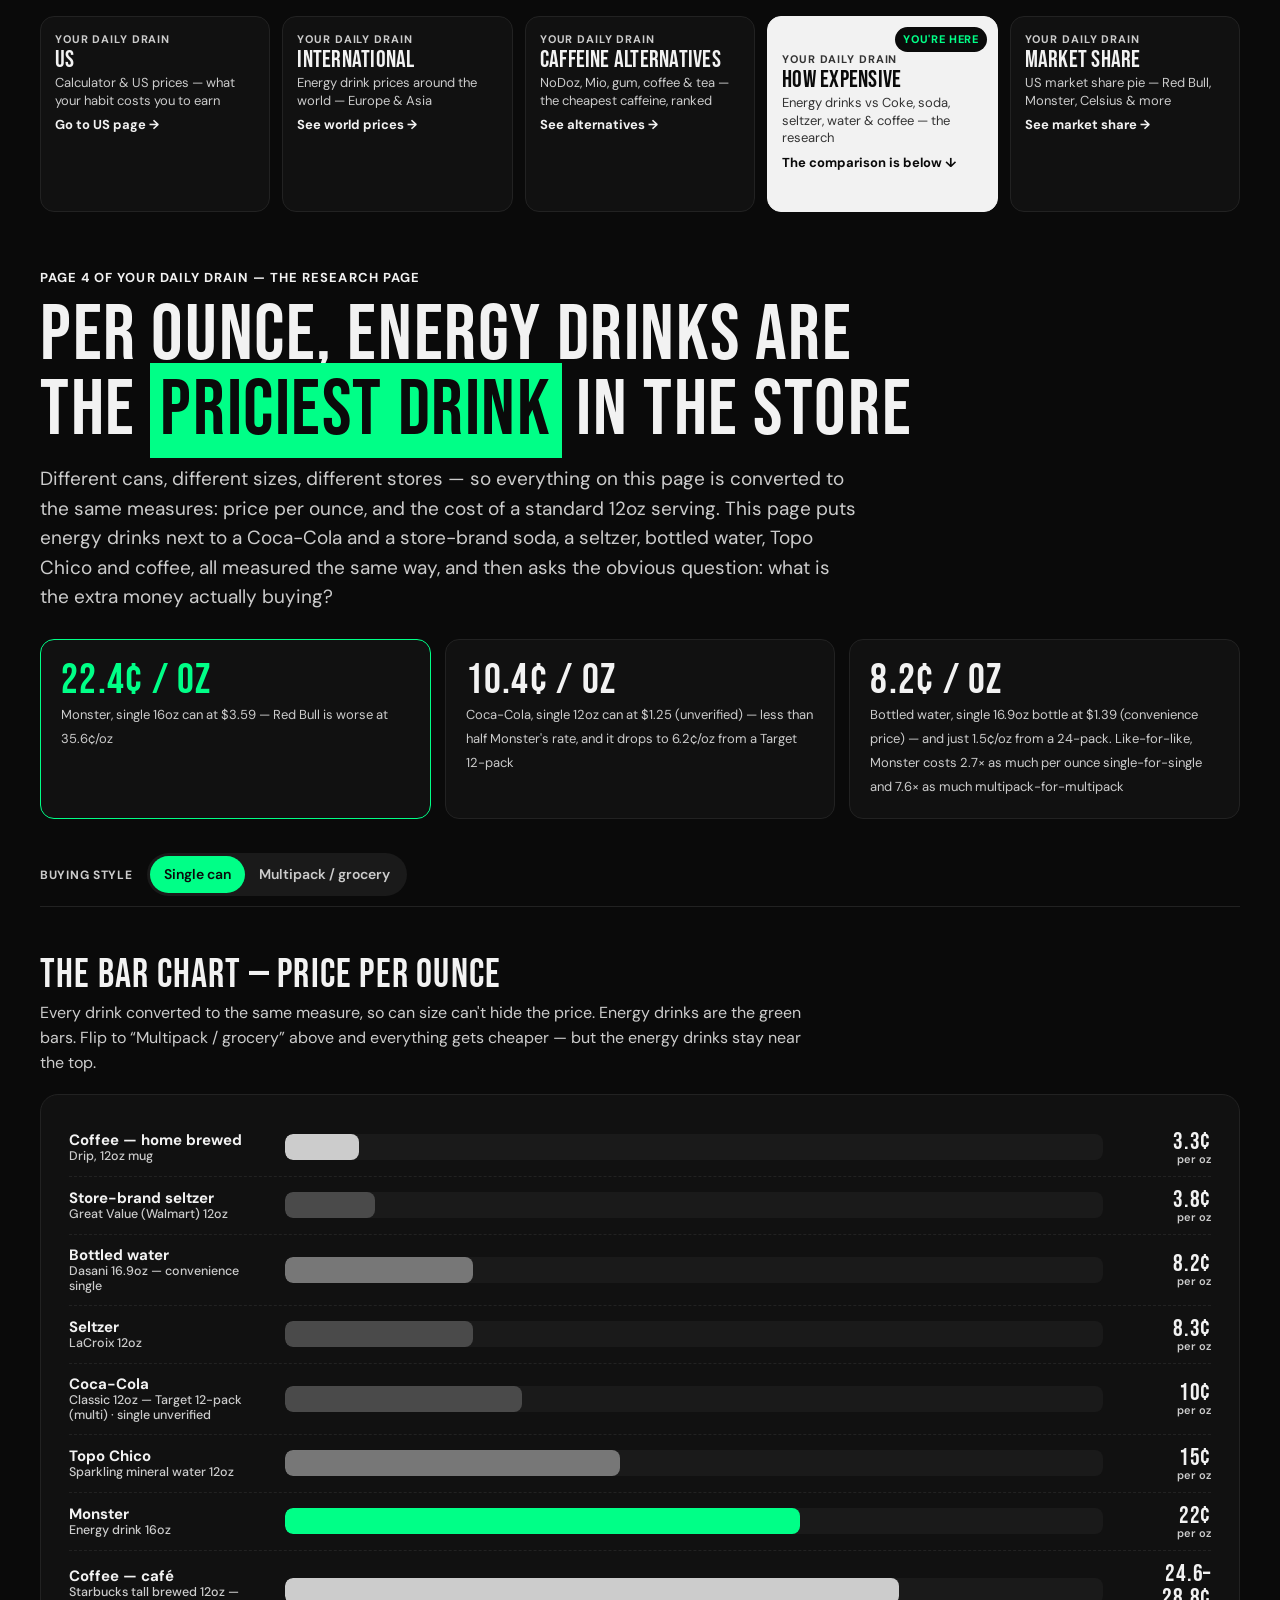
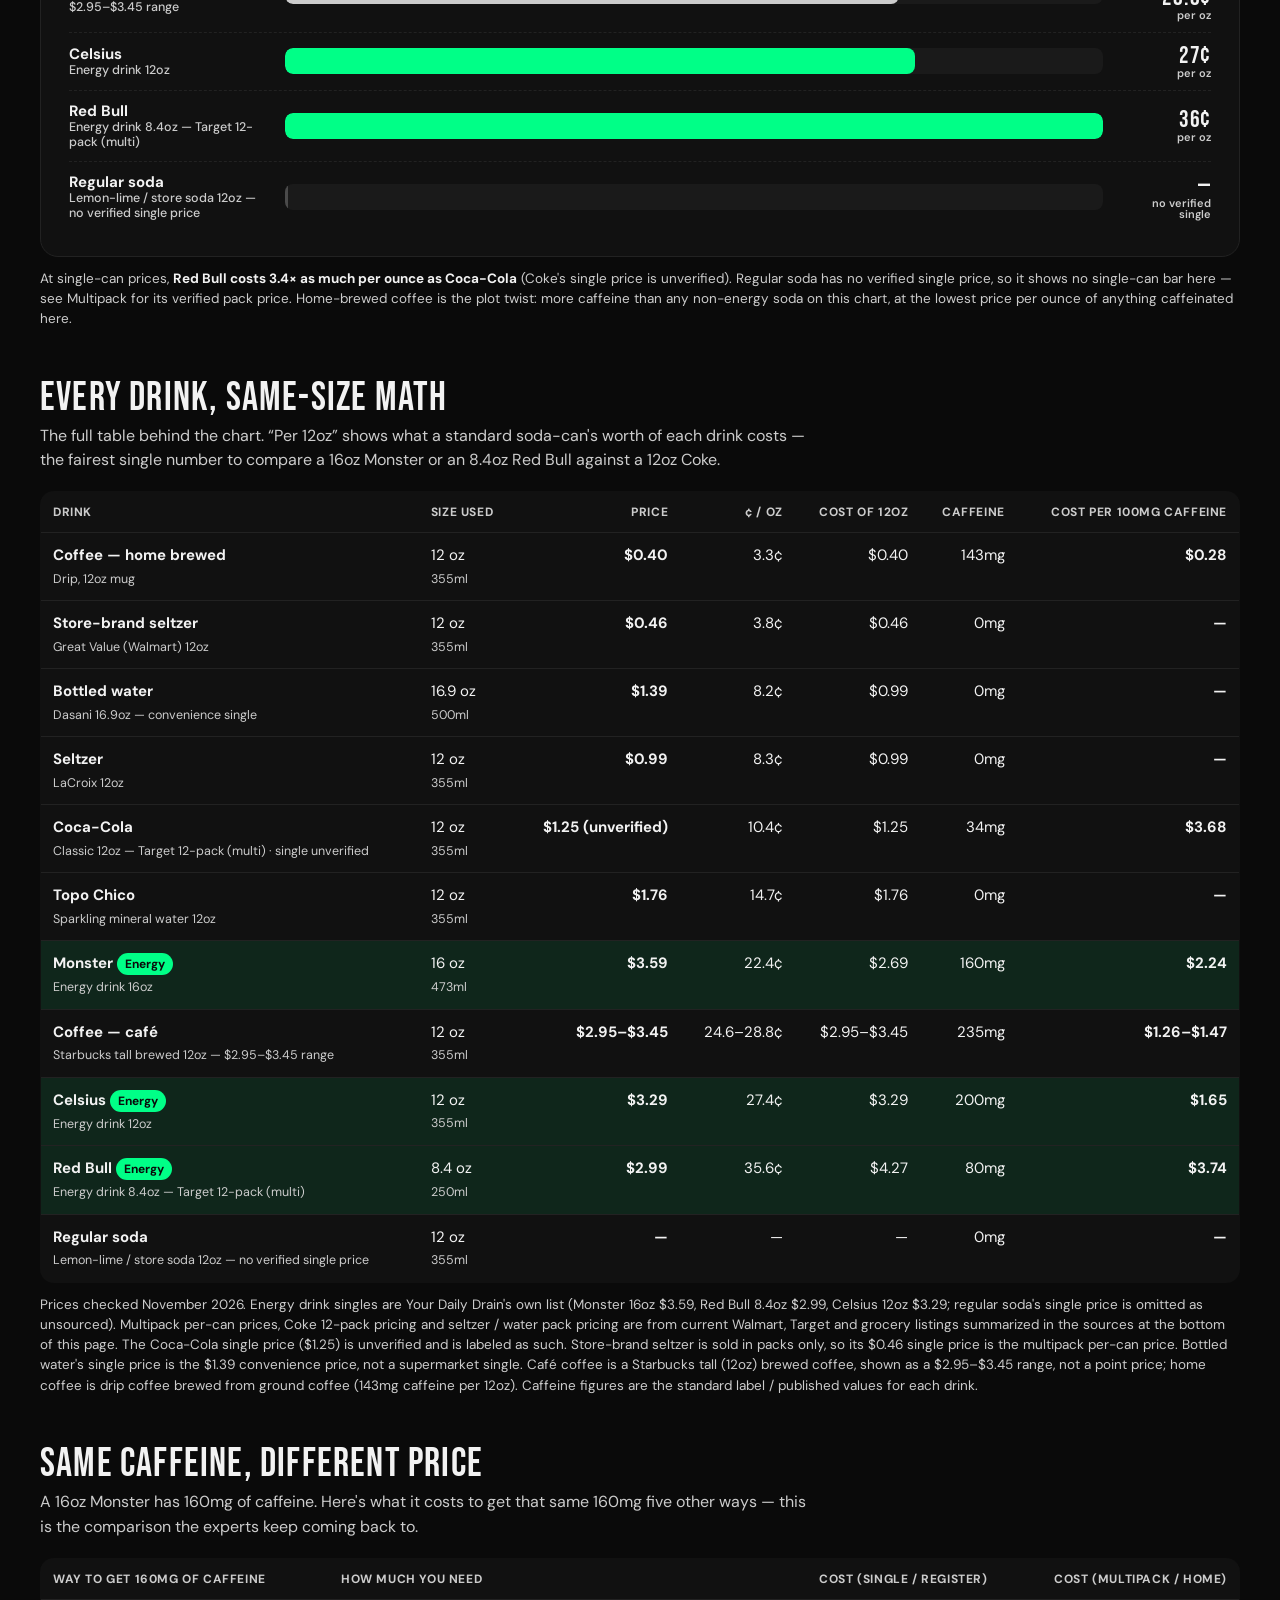
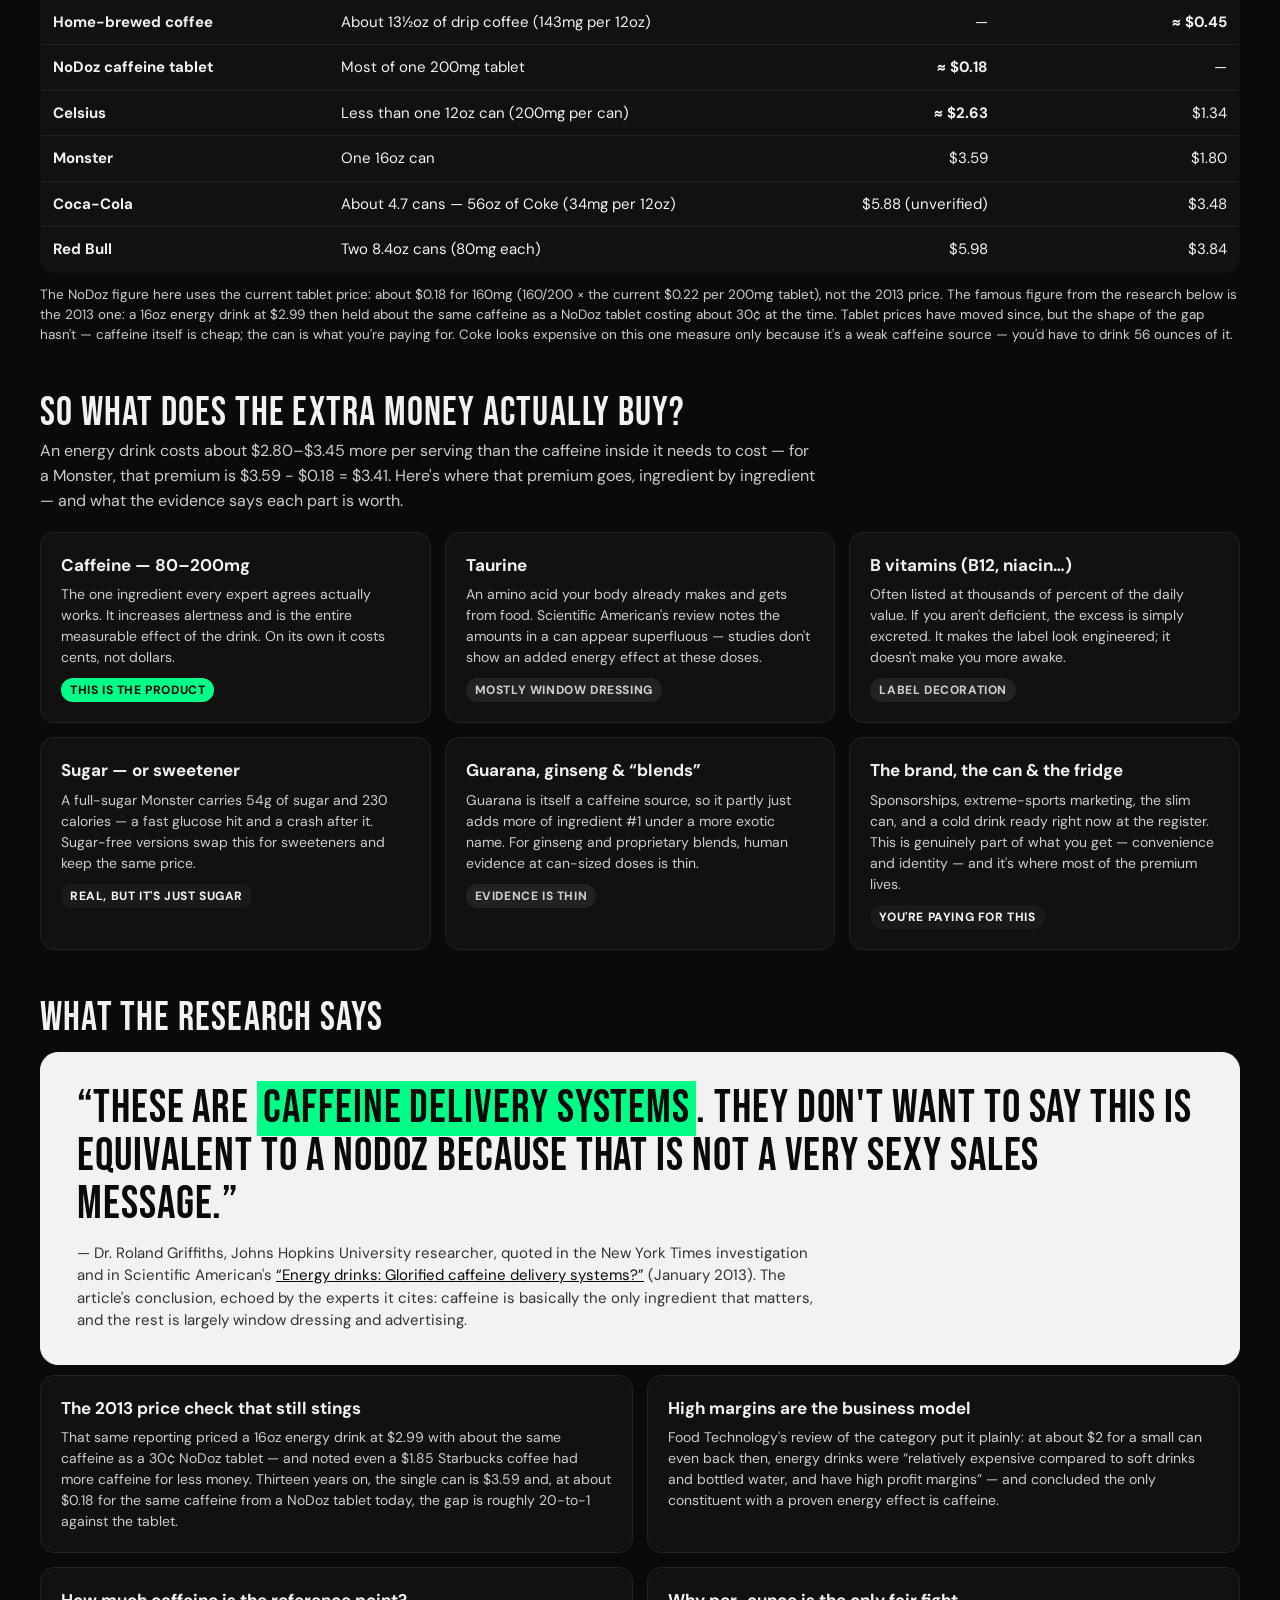
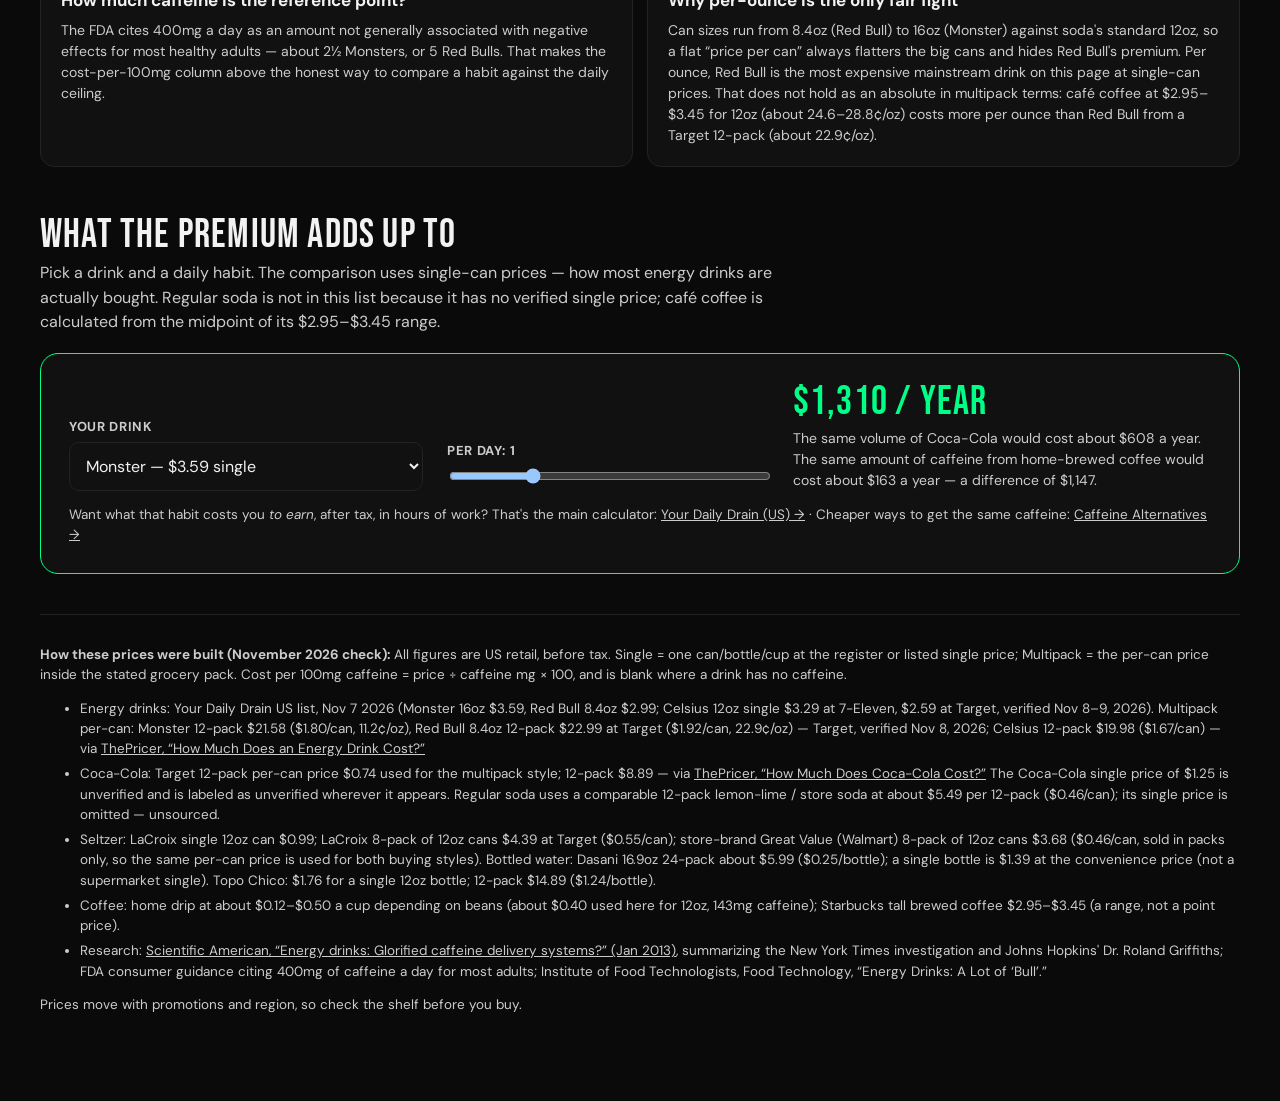
<file: how-expensive.html>
<!doctype html>
<html lang="en">
<head>
<meta charset="utf-8"/>
<meta name="viewport" content="width=device-width, initial-scale=1, viewport-fit=cover"/>
<meta name="color-scheme" content="dark"/>
<link rel="icon" type="image/svg+xml" href="favicon.svg"/>
<title>How Expensive Are Energy Drinks, Really? — Your Daily Drain</title>
<meta name="description" content="Energy drinks vs Coca-Cola, soda, seltzer, bottled water and coffee — same-size prices per ounce, what the extra money actually buys, and the research behind it."/>
<link rel="canonical" href="https://www.yourdailydrain.com/how-expensive.html"/>
<meta property="og:title" content="How Expensive Are Energy Drinks, Really? — Your Daily Drain"/>
<meta property="og:description" content="Energy drinks vs Coca-Cola, soda, seltzer, bottled water and coffee — same-size prices per ounce, what the extra money actually buys, and the research behind it."/>
<meta property="og:type" content="website"/>
<meta property="og:url" content="https://www.yourdailydrain.com/how-expensive.html"/>
<link rel="preconnect" href="https://fonts.googleapis.com">
<link href="https://fonts.googleapis.com/css2?family=Bebas+Neue&family=DM+Sans:wght@400;500;700;900&display=swap" rel="stylesheet">
<style>
:root{
  color-scheme:dark;
  --bg:#0A0A0A; --surface:#111111; --surface2:#1a1a1a; --ink:#F2F2F2; --muted:#cccccc; --line:#222222;
  --volt:#00ff87; --volt-dark:#00ff87; --red:#00ff87; --red-soft:rgba(0,255,135,.09); --blue:#00ff87; --amber:#cccccc;
  --radius:14px;
}
*{box-sizing:border-box}
html{scroll-behavior:smooth}
body{margin:0;background:var(--bg);color:var(--ink);font-family:"DM Sans",system-ui,sans-serif;line-height:1.5}
a{color:inherit}
.wrap{max-width:1440px;margin:0 auto;padding:0 40px 72px;width:100%}
.topbar{display:flex;justify-content:space-between;align-items:center;gap:12px;padding:14px 0 0;font-size:13px;font-weight:600;letter-spacing:.04em;text-transform:uppercase;flex-wrap:wrap}
.topbar a{text-decoration:none;border-bottom:2px solid var(--volt)}
.badge-mock{display:inline-block;background:var(--ink);color:#0A0A0A;padding:4px 10px;border-radius:999px;font-size:11px;letter-spacing:.08em;font-weight:700}
.page-nav{display:grid;grid-template-columns:repeat(5,minmax(0,1fr));gap:12px;margin:16px 0 28px}
.page-box{position:relative;display:flex;flex-direction:column;gap:2px;text-decoration:none;border-radius:14px;padding:16px 14px 14px;border:1px solid var(--line);background:var(--surface);min-height:196px;justify-content:flex-start;min-width:0;overflow:hidden}
.page-box:hover{border-color:var(--volt)}
.page-box:focus-visible{outline:3px solid var(--blue);outline-offset:2px}
.page-box-kicker{font-size:11px;font-weight:700;letter-spacing:.08em;line-height:1.2;text-transform:uppercase;color:var(--muted)}
.page-box-title{font-family:"Bebas Neue",sans-serif;font-weight:400;font-size:24px;line-height:1;text-transform:uppercase;letter-spacing:.01em;overflow-wrap:normal;word-break:normal}
.page-box-sub{font-size:13px;line-height:1.35;color:var(--muted)}
.page-box-cta{font-size:13px;font-weight:700;line-height:1.3;margin-top:6px}
.page-box.is-active{background:#F2F2F2;color:#0A0A0A;border-color:#F2F2F2;padding-top:36px}
.page-box.is-active .page-box-kicker,.page-box.is-active .page-box-sub{color:#333333}
.page-box.is-active .page-box-cta{color:#0A0A0A}
.page-box.is-active::after{content:"You're here";position:absolute;top:10px;right:10px;background:#0A0A0A;color:var(--volt);font-size:11px;font-weight:800;letter-spacing:.06em;text-transform:uppercase;padding:4px 8px;border-radius:999px}
.hero{padding:28px 0 12px}
.hero h1{font-family:"Bebas Neue",sans-serif;font-weight:400;font-size:clamp(52px,6.2vw,84px);line-height:.95;text-transform:uppercase;margin:10px 0 16px;letter-spacing:.02em;max-width:900px}
.hero h1 em{font-style:normal;background:var(--volt);color:#0A0A0A;padding:0 10px;box-decoration-break:clone;-webkit-box-decoration-break:clone}
.hero p.lede{font-size:19px;line-height:1.55;max-width:820px;color:var(--muted);margin:0}
.hero-stats{display:grid;grid-template-columns:repeat(3,minmax(0,1fr));gap:14px;margin:28px 0 8px}
.stat{background:var(--surface);border:1px solid var(--line);border-radius:var(--radius);padding:20px}
.stat b{font-family:"Bebas Neue",sans-serif;font-weight:400;font-size:42px;display:block;line-height:1;letter-spacing:.03em}
.stat span{font-size:13px;color:var(--muted)}
.stat.hot{border-color:var(--volt);background:var(--surface)}
.stat.hot b{color:var(--volt)}
h2{font-family:"Bebas Neue",sans-serif;font-weight:400;font-size:40px;text-transform:uppercase;margin:48px 0 6px;line-height:1;letter-spacing:.03em}
.sub{color:var(--muted);margin:0 0 18px;max-width:780px;font-size:16px;line-height:1.55}
.controls{position:sticky;top:0;z-index:20;background:var(--bg);padding:14px 0 10px;border-bottom:1px solid var(--line);display:flex;flex-wrap:wrap;gap:10px 14px;align-items:center}
.seg{display:flex;background:var(--surface2);border-radius:999px;padding:3px}
.seg button{border:0;background:transparent;padding:8px 14px;border-radius:999px;font:inherit;font-weight:600;font-size:14px;cursor:pointer;color:var(--muted)}
.seg button[aria-pressed="true"]{background:var(--volt);color:#0A0A0A}
.controls label{font-size:12px;font-weight:700;text-transform:uppercase;letter-spacing:.06em;color:var(--muted)}
.chart{background:var(--surface);border:1px solid var(--line);border-radius:18px;padding:24px 28px}
.bar-row{display:grid;grid-template-columns:200px 1fr 92px;gap:16px;align-items:center;padding:11px 0;border-bottom:1px dashed var(--line)}
.bar-row:last-child{border-bottom:0}
.bar-name{font-weight:700;font-size:15px;line-height:1.2}
.bar-name small{display:block;font-weight:500;color:var(--muted);font-size:12.5px}
.bar-track{height:26px;background:var(--surface2);border-radius:8px;overflow:hidden}
.bar-fill{height:100%;border-radius:8px;background:#4a4a4a;min-width:3px;transition:width .35s ease}
.bar-fill.energy{background:var(--volt)}
.bar-fill.coffee{background:#cccccc}
.bar-fill.water{background:#777777}
.bar-val{font-family:"Bebas Neue",sans-serif;font-weight:400;font-size:24px;text-align:right;font-variant-numeric:tabular-nums;line-height:1;letter-spacing:.03em}
.bar-val small{display:block;font-family:"DM Sans",sans-serif;font-size:11px;color:var(--muted);font-weight:600;letter-spacing:0}
.chart-note{font-size:13.5px;color:var(--muted);margin-top:12px}
.chart-note b{color:var(--ink)}
table{width:100%;border-collapse:collapse;background:var(--surface);border:1px solid var(--line);border-radius:14px;overflow:hidden}
th,td{padding:11px 12px;text-align:left;border-bottom:1px solid var(--line);font-size:15px;vertical-align:top}
th{font-size:12px;text-transform:uppercase;letter-spacing:.05em;color:var(--muted)}
td.num,th.num{text-align:right;font-variant-numeric:tabular-nums;white-space:nowrap}
tbody tr.energy-row{background:var(--red-soft)}
.pill{display:inline-block;padding:2px 8px;border-radius:999px;font-size:12px;font-weight:700;background:var(--surface2)}
.pill.hot{background:var(--volt);color:#0A0A0A}
.cards{display:grid;grid-template-columns:repeat(3,minmax(0,1fr));gap:14px}
.card{background:var(--surface);border:1px solid var(--line);border-radius:var(--radius);padding:20px}
.card h3{margin:0 0 6px;font-size:17px}
.card p{margin:0;color:var(--muted);font-size:14px}
.card .verdict{display:inline-block;margin-top:10px;font-size:12px;font-weight:800;letter-spacing:.05em;text-transform:uppercase;padding:3px 9px;border-radius:999px;background:var(--surface2)}
.card .verdict.real{background:var(--volt);color:#0A0A0A}
.card .verdict.thin{background:#222222;color:var(--muted)}
.quote{background:#F2F2F2;color:#0A0A0A;border:1px solid #F2F2F2;border-radius:18px;padding:32px 36px;margin-top:14px}
.quote blockquote{margin:0;font-family:"Bebas Neue",sans-serif;font-weight:400;font-size:clamp(32px,3.6vw,48px);line-height:1.05;text-transform:uppercase;letter-spacing:.02em}
.quote blockquote em{font-style:normal;background:var(--volt);color:#0A0A0A;padding:0 6px;box-decoration-break:clone;-webkit-box-decoration-break:clone}
.quote p{color:#333333;margin:12px 0 0;font-size:15px;max-width:760px}
.quote a{color:#0A0A0A}
.research{display:grid;grid-template-columns:repeat(2,minmax(0,1fr));gap:14px}
.calc{background:var(--surface);border:1.5px solid var(--volt);border-radius:18px;padding:28px;margin-top:14px}
.calc-grid{display:grid;grid-template-columns:1.1fr 1fr 1.3fr;gap:24px;align-items:end}
.calc select{width:100%;padding:12px;border-radius:10px;font:inherit;font-size:16px;background:var(--surface);color:var(--ink);border:1px solid var(--line)}
.calc input[type=range]{width:100%}
.calc label{font-size:13px;font-weight:700;text-transform:uppercase;letter-spacing:.05em;color:var(--muted);display:block;margin-bottom:6px}
.calc .out{font-family:"Bebas Neue",sans-serif;font-weight:400;font-size:40px;line-height:1;letter-spacing:.03em;color:var(--volt)}
.calc .vs{font-size:14px;color:var(--muted);margin-top:6px}
footer{margin-top:40px;border-top:1px solid var(--line);padding-top:16px;color:var(--muted);font-size:13.5px}
footer a{text-decoration:underline}
footer li{margin-bottom:5px}

button.page-box{font:inherit;color:var(--ink);text-align:left;cursor:pointer;width:100%}
#viewFrameWrap{margin-top:4px}
#pageFrame{width:100%;border:0;display:block;background:var(--bg);min-height:640px}
/* Desktop-first: keep the 5-tile row and multi-column grids at desktop widths.
   Below desktop the tiles compress (smaller type/padding) rather than stacking,
   so the horizontal nav the user asked for stays intact. */
@media(max-width:1020px){
  .page-box{padding:14px 12px 12px;min-height:136px}
  .page-box-title{font-size:23px}
  .page-box-sub{font-size:12px}
  .page-box-cta{font-size:12px}
  .page-box.is-active::after{font-size:9px;padding:3px 6px;top:8px;right:8px}
  .bar-row{grid-template-columns:160px 1fr 84px}
}
@media(max-width:760px){
  .wrap{padding:0 16px 56px}
  .page-nav{gap:6px}
  .page-box{padding:10px 8px 9px;min-height:118px;border-radius:12px}
  .page-box-kicker{font-size:8.5px;letter-spacing:.04em}
  .page-box-title{font-size:17px;overflow-wrap:break-word}
  .page-box-sub{font-size:10.5px;line-height:1.3}
  .page-box-cta{font-size:10.5px}
  .page-box.is-active{padding-top:10px}
  .page-box.is-active::after{position:static;align-self:flex-start;margin-top:4px;font-size:8.5px}
  .hero h1{font-size:44px}
  .hero-stats{grid-template-columns:1fr}
  .cards{grid-template-columns:1fr}
  .research{grid-template-columns:1fr}
  .calc-grid{grid-template-columns:1fr}
  .bar-row{grid-template-columns:118px 1fr 74px;gap:8px}
  .bar-name{font-size:13.5px}
  .bar-val{font-size:20px}
  .chart{padding:16px}
  .quote{padding:22px}
  th.hide-m,td.hide-m{display:none}
  .controls{position:static}
}
@media(prefers-reduced-motion: reduce){*{scroll-behavior:auto!important;transition:none!important}}
</style>
</head>
<body>
<div class="wrap">
  <nav class="page-nav" aria-label="Your Daily Drain pages">
    <a class="page-box" href="index.html">
      <span class="page-box-kicker">Your Daily Drain</span>
      <span class="page-box-title">US</span>
      <span class="page-box-sub">Calculator &amp; US prices — what your habit costs you to earn</span>
      <span class="page-box-cta">Go to US page →</span>
    </a>
    <a class="page-box" href="world-prices.html">
      <span class="page-box-kicker">Your Daily Drain</span>
      <span class="page-box-title">International</span>
      <span class="page-box-sub">Energy drink prices around the world — Europe &amp; Asia</span>
      <span class="page-box-cta">See world prices →</span>
    </a>
    <a class="page-box" href="caffeine-alternatives.html">
      <span class="page-box-kicker">Your Daily Drain</span>
      <span class="page-box-title">Caffeine Alternatives</span>
      <span class="page-box-sub">NoDoz, Mio, gum, coffee &amp; tea — the cheapest caffeine, ranked</span>
      <span class="page-box-cta">See alternatives →</span>
    </a>
    <div class="page-box is-active" aria-current="page">
      <span class="page-box-kicker">Your Daily Drain</span>
      <span class="page-box-title">How Expensive</span>
      <span class="page-box-sub">Energy drinks vs Coke, soda, seltzer, water &amp; coffee — the research</span>
      <span class="page-box-cta">The comparison is below ↓</span>
    </div>
    <a class="page-box" href="market-share.html">
      <span class="page-box-kicker">Your Daily Drain</span>
      <span class="page-box-title">Market Share</span>
      <span class="page-box-sub">US market share pie — Red Bull, Monster, Celsius &amp; more</span>
      <span class="page-box-cta">See market share →</span>
    </a>
  </nav>

  <div id="viewMain">
  <header class="hero">
    <div style="font-weight:700;letter-spacing:.08em;text-transform:uppercase;font-size:13px">Page 4 of Your Daily Drain — the research page</div>
    <h1>Per ounce, energy drinks are the <em>priciest drink</em> in the store</h1>
    <p class="lede">Different cans, different sizes, different stores — so everything on this page is converted to the same measures: price per ounce, and the cost of a standard 12oz serving. This page puts energy drinks next to a Coca-Cola and a store-brand soda, a seltzer, bottled water, Topo Chico and coffee, all measured the same way, and then asks the obvious question: what is the extra money actually buying?</p>
    <div class="hero-stats">
      <div class="stat hot"><b>22.4¢ / oz</b><span>Monster, single 16oz can at $3.59 — Red Bull is worse at 35.6¢/oz</span></div>
      <div class="stat"><b>10.4¢ / oz</b><span>Coca-Cola, single 12oz can at $1.25 (unverified) — less than half Monster's rate, and it drops to 6.2¢/oz from a Target 12-pack</span></div>
      <div class="stat"><b>8.2¢ / oz</b><span>Bottled water, single 16.9oz bottle at $1.39 (convenience price) — and just 1.5¢/oz from a 24-pack. Like-for-like, Monster costs 2.7× as much per ounce single-for-single and 7.6× as much multipack-for-multipack</span></div>
    </div>
  </header>

  <div class="controls" role="group" aria-label="Chart options">
    <label>Buying style</label>
    <div class="seg" id="styleSeg">
      <button aria-pressed="true" data-style="single">Single can</button><button aria-pressed="false" data-style="multi">Multipack / grocery</button>
    </div>
  </div>

  <section aria-labelledby="chartH">
    <h2 id="chartH">The bar chart — price per ounce</h2>
    <p class="sub">Every drink converted to the same measure, so can size can't hide the price. Energy drinks are the green bars. Flip to “Multipack / grocery” above and everything gets cheaper — but the energy drinks stay near the top.</p>
    <div class="chart" id="chart" aria-live="polite"></div>
    <p class="chart-note" id="chartNote"></p>
  </section>

  <section aria-labelledby="tableH">
    <h2 id="tableH">Every drink, same-size math</h2>
    <p class="sub">The full table behind the chart. “Per 12oz” shows what a standard soda-can's worth of each drink costs — the fairest single number to compare a 16oz Monster or an 8.4oz Red Bull against a 12oz Coke.</p>
    <div style="overflow-x:auto">
    <table>
      <thead><tr>
        <th>Drink</th><th class="hide-m">Size used</th><th class="num">Price</th><th class="num">¢ / oz</th><th class="num hide-m">Cost of 12oz</th><th class="num hide-m">Caffeine</th><th class="num">Cost per 100mg caffeine</th>
      </tr></thead>
      <tbody id="priceBody"></tbody>
    </table>
    </div>
    <p class="chart-note">Prices checked November 2026. Energy drink singles are Your Daily Drain's own list (Monster 16oz $3.59, Red Bull 8.4oz $2.99, Celsius 12oz $3.29; regular soda's single price is omitted as unsourced). Multipack per-can prices, Coke 12-pack pricing and seltzer / water pack pricing are from current Walmart, Target and grocery listings summarized in the sources at the bottom of this page. The Coca-Cola single price ($1.25) is unverified and is labeled as such. Store-brand seltzer is sold in packs only, so its $0.46 single price is the multipack per-can price. Bottled water's single price is the $1.39 convenience price, not a supermarket single. Café coffee is a Starbucks tall (12oz) brewed coffee, shown as a $2.95–$3.45 range, not a point price; home coffee is drip coffee brewed from ground coffee (143mg caffeine per 12oz). Caffeine figures are the standard label / published values for each drink.</p>
  </section>

  <section aria-labelledby="caffH">
    <h2 id="caffH">Same caffeine, different price</h2>
    <p class="sub">A 16oz Monster has 160mg of caffeine. Here's what it costs to get that same 160mg five other ways — this is the comparison the experts keep coming back to.</p>
    <div style="overflow-x:auto">
    <table>
      <thead><tr><th>Way to get 160mg of caffeine</th><th>How much you need</th><th class="num">Cost (single / register)</th><th class="num">Cost (multipack / home)</th></tr></thead>
      <tbody>
        <tr><td><b>Home-brewed coffee</b></td><td>About 13½oz of drip coffee (143mg per 12oz)</td><td class="num">—</td><td class="num"><b>≈ $0.45</b></td></tr>
        <tr><td><b>NoDoz caffeine tablet</b></td><td>Most of one 200mg tablet</td><td class="num"><b>≈ $0.18</b></td><td class="num">—</td></tr>
        <tr><td><b>Celsius</b></td><td>Less than one 12oz can (200mg per can)</td><td class="num"><b>≈ $2.63</b></td><td class="num">$1.34</td></tr>
        <tr><td><b>Monster</b></td><td>One 16oz can</td><td class="num">$3.59</td><td class="num">$1.80</td></tr>
        <tr><td><b>Coca-Cola</b></td><td>About 4.7 cans — 56oz of Coke (34mg per 12oz)</td><td class="num">$5.88 (unverified)</td><td class="num">$3.48</td></tr>
        <tr><td><b>Red Bull</b></td><td>Two 8.4oz cans (80mg each)</td><td class="num">$5.98</td><td class="num">$3.84</td></tr>
      </tbody>
    </table>
    </div>
    <p class="chart-note">The NoDoz figure here uses the current tablet price: about $0.18 for 160mg (160/200 × the current $0.22 per 200mg tablet), not the 2013 price. The famous figure from the research below is the 2013 one: a 16oz energy drink at $2.99 then held about the same caffeine as a NoDoz tablet costing about 30¢ at the time. Tablet prices have moved since, but the shape of the gap hasn't — caffeine itself is cheap; the can is what you're paying for. Coke looks expensive on this one measure only because it's a weak caffeine source — you'd have to drink 56 ounces of it.</p>
  </section>

  <section aria-labelledby="buysH">
    <h2 id="buysH">So what does the extra money actually buy?</h2>
    <p class="sub">An energy drink costs about $2.80–$3.45 more per serving than the caffeine inside it needs to cost — for a Monster, that premium is $3.59 − $0.18 = $3.41. Here's where that premium goes, ingredient by ingredient — and what the evidence says each part is worth.</p>
    <div class="cards">
      <div class="card"><h3>Caffeine — 80–200mg</h3><p>The one ingredient every expert agrees actually works. It increases alertness and is the entire measurable effect of the drink. On its own it costs cents, not dollars.</p><span class="verdict real">This is the product</span></div>
      <div class="card"><h3>Taurine</h3><p>An amino acid your body already makes and gets from food. Scientific American's review notes the amounts in a can appear superfluous — studies don't show an added energy effect at these doses.</p><span class="verdict thin">Mostly window dressing</span></div>
      <div class="card"><h3>B vitamins (B12, niacin…)</h3><p>Often listed at thousands of percent of the daily value. If you aren't deficient, the excess is simply excreted. It makes the label look engineered; it doesn't make you more awake.</p><span class="verdict thin">Label decoration</span></div>
      <div class="card"><h3>Sugar — or sweetener</h3><p>A full-sugar Monster carries 54g of sugar and 230 calories — a fast glucose hit and a crash after it. Sugar-free versions swap this for sweeteners and keep the same price.</p><span class="verdict">Real, but it's just sugar</span></div>
      <div class="card"><h3>Guarana, ginseng &amp; “blends”</h3><p>Guarana is itself a caffeine source, so it partly just adds more of ingredient #1 under a more exotic name. For ginseng and proprietary blends, human evidence at can-sized doses is thin.</p><span class="verdict thin">Evidence is thin</span></div>
      <div class="card"><h3>The brand, the can &amp; the fridge</h3><p>Sponsorships, extreme-sports marketing, the slim can, and a cold drink ready right now at the register. This is genuinely part of what you get — convenience and identity — and it's where most of the premium lives.</p><span class="verdict">You're paying for this</span></div>
    </div>
  </section>

  <section aria-labelledby="researchH">
    <h2 id="researchH">What the research says</h2>
    <div class="quote">
      <blockquote>“These are <em>caffeine delivery systems</em>. They don't want to say this is equivalent to a NoDoz because that is not a very sexy sales message.”</blockquote>
      <p>— Dr. Roland Griffiths, Johns Hopkins University researcher, quoted in the New York Times investigation and in Scientific American's <a href="https://www.scientificamerican.com/blog/the-curious-wavefunction/energy-drinks-glorified-caffeine-delivery-systems/" target="_blank" rel="noopener">“Energy drinks: Glorified caffeine delivery systems?”</a> (January 2013). The article's conclusion, echoed by the experts it cites: caffeine is basically the only ingredient that matters, and the rest is largely window dressing and advertising.</p>
    </div>
    <div class="research" style="margin-top:10px">
      <div class="card"><h3>The 2013 price check that still stings</h3><p>That same reporting priced a 16oz energy drink at $2.99 with about the same caffeine as a 30¢ NoDoz tablet — and noted even a $1.85 Starbucks coffee had more caffeine for less money. Thirteen years on, the single can is $3.59 and, at about $0.18 for the same caffeine from a NoDoz tablet today, the gap is roughly 20-to-1 against the tablet.</p></div>
      <div class="card"><h3>High margins are the business model</h3><p>Food Technology's review of the category put it plainly: at about $2 for a small can even back then, energy drinks were “relatively expensive compared to soft drinks and bottled water, and have high profit margins” — and concluded the only constituent with a proven energy effect is caffeine.</p></div>
      <div class="card"><h3>How much caffeine is the reference point?</h3><p>The FDA cites 400mg a day as an amount not generally associated with negative effects for most healthy adults — about 2½ Monsters, or 5 Red Bulls. That makes the cost-per-100mg column above the honest way to compare a habit against the daily ceiling.</p></div>
      <div class="card"><h3>Why per-ounce is the only fair fight</h3><p>Can sizes run from 8.4oz (Red Bull) to 16oz (Monster) against soda's standard 12oz, so a flat “price per can” always flatters the big cans and hides Red Bull's premium. Per ounce, Red Bull is the most expensive mainstream drink on this page at single-can prices. That does not hold as an absolute in multipack terms: café coffee at $2.95–$3.45 for 12oz (about 24.6–28.8¢/oz) costs more per ounce than Red Bull from a Target 12-pack (about 22.9¢/oz).</p></div>
    </div>
  </section>

  <section aria-labelledby="calcH">
    <h2 id="calcH">What the premium adds up to</h2>
    <p class="sub">Pick a drink and a daily habit. The comparison uses single-can prices — how most energy drinks are actually bought. Regular soda is not in this list because it has no verified single price; café coffee is calculated from the midpoint of its $2.95–$3.45 range.</p>
    <div class="calc">
      <div class="calc-grid">
        <div><label for="calcDrink">Your drink</label><select id="calcDrink"></select></div>
        <div><label for="calcPerDay">Per day: <span id="perDayLabel">1</span></label><input type="range" id="calcPerDay" min="0" max="4" step="1" value="1"></div>
        <div><div class="out" id="calcOut">$1,310 / year</div><div class="vs" id="calcVs"></div></div>
      </div>
      <p style="font-size:13.5px;color:var(--muted);margin-bottom:0">Want what that habit costs you <i>to earn</i>, after tax, in hours of work? That's the main calculator: <a href="index.html">Your Daily Drain (US) →</a> · Cheaper ways to get the same caffeine: <a href="caffeine-alternatives.html">Caffeine Alternatives →</a></p>
    </div>
  </section>

  <footer>
    <p><strong>How these prices were built (November 2026 check):</strong> All figures are US retail, before tax. Single = one can/bottle/cup at the register or listed single price; Multipack = the per-can price inside the stated grocery pack. Cost per 100mg caffeine = price ÷ caffeine mg × 100, and is blank where a drink has no caffeine.</p>
    <ul>
      <li>Energy drinks: Your Daily Drain US list, Nov 7 2026 (Monster 16oz $3.59, Red Bull 8.4oz $2.99; Celsius 12oz single $3.29 at 7-Eleven, $2.59 at Target, verified Nov 8–9, 2026). Multipack per-can: Monster 12-pack $21.58 ($1.80/can, 11.2¢/oz), Red Bull 8.4oz 12-pack $22.99 at Target ($1.92/can, 22.9¢/oz) — Target, verified Nov 8, 2026; Celsius 12-pack $19.98 ($1.67/can) — via <a href="https://www.thepricer.org/the-cost-of-energy-drinks/" target="_blank" rel="noopener">ThePricer, “How Much Does an Energy Drink Cost?”</a></li>
      <li>Coca-Cola: Target 12-pack per-can price $0.74 used for the multipack style; 12-pack $8.89 — via <a href="https://www.thepricer.org/how-much-does-a-can-or-bottle-of-coke-cost/" target="_blank" rel="noopener">ThePricer, “How Much Does Coca-Cola Cost?”</a> The Coca-Cola single price of $1.25 is unverified and is labeled as unverified wherever it appears. Regular soda uses a comparable 12-pack lemon-lime / store soda at about $5.49 per 12-pack ($0.46/can); its single price is omitted — unsourced.</li>
      <li>Seltzer: LaCroix single 12oz can $0.99; LaCroix 8-pack of 12oz cans $4.39 at Target ($0.55/can); store-brand Great Value (Walmart) 8-pack of 12oz cans $3.68 ($0.46/can, sold in packs only, so the same per-can price is used for both buying styles). Bottled water: Dasani 16.9oz 24-pack about $5.99 ($0.25/bottle); a single bottle is $1.39 at the convenience price (not a supermarket single). Topo Chico: $1.76 for a single 12oz bottle; 12-pack $14.89 ($1.24/bottle).</li>
      <li>Coffee: home drip at about $0.12–$0.50 a cup depending on beans (about $0.40 used here for 12oz, 143mg caffeine); Starbucks tall brewed coffee $2.95–$3.45 (a range, not a point price).</li>
      <li>Research: <a href="https://www.scientificamerican.com/blog/the-curious-wavefunction/energy-drinks-glorified-caffeine-delivery-systems/" target="_blank" rel="noopener">Scientific American, “Energy drinks: Glorified caffeine delivery systems?” (Jan 2013)</a>, summarizing the New York Times investigation and Johns Hopkins' Dr. Roland Griffiths; FDA consumer guidance citing 400mg of caffeine a day for most adults; Institute of Food Technologists, Food Technology, “Energy Drinks: A Lot of ‘Bull’.”</li>
    </ul>
    <p>Prices move with promotions and region, so check the shelf before you buy.</p>
  </footer>
  </div><!-- /viewMain -->
  
</div>
<script>
var DRINKS=[
{id:"water",name:"Bottled water",sub:"Dasani 16.9oz — convenience single",cat:"water",oz:16.9,ml:500,single:1.39,multi:0.25,caff:0},
{id:"homecoffee",name:"Coffee — home brewed",sub:"Drip, 12oz mug",cat:"coffee",oz:12,ml:355,single:0.40,multi:0.40,caff:143},
{id:"seltzer",name:"Seltzer",sub:"LaCroix 12oz",cat:"other",oz:12,ml:355,single:0.99,multi:0.55,caff:0},
{id:"storeseltzer",name:"Store-brand seltzer",sub:"Great Value (Walmart) 12oz",cat:"other",oz:12,ml:355,single:0.46,multi:0.46,caff:0},
{id:"soda",name:"Regular soda",sub:"Lemon-lime / store soda 12oz — no verified single price",cat:"other",oz:12,ml:355,single:null,multi:0.46,caff:0,noSingle:true},
{id:"coke",name:"Coca-Cola",sub:"Classic 12oz — Target 12-pack (multi) · single unverified",cat:"other",oz:12,ml:355,single:1.25,multi:0.74,caff:34,unverifiedSingle:true},
{id:"topo",name:"Topo Chico",sub:"Sparkling mineral water 12oz",cat:"water",oz:12,ml:355,single:1.76,multi:1.24,caff:0},
{id:"celsius",name:"Celsius",sub:"Energy drink 12oz",cat:"energy",oz:12,ml:355,single:3.29,multi:1.67,caff:200},
{id:"monster",name:"Monster",sub:"Energy drink 16oz",cat:"energy",oz:16,ml:473,single:3.59,multi:1.80,caff:160},
{id:"cafecoffee",name:"Coffee — café",sub:"Starbucks tall brewed 12oz — $2.95–$3.45 range",cat:"coffee",oz:12,ml:355,single:3.20,multi:3.20,caff:235,range:[2.95,3.45]},
{id:"redbull",name:"Red Bull",sub:"Energy drink 8.4oz — Target 12-pack (multi)",cat:"energy",oz:8.4,ml:250,single:2.99,multi:1.92,caff:80}
];
var state={style:"single"};
function price(d){return state.style==="single"?d.single:d.multi}
function perOz(d){var p=price(d); return p===null?null:p/d.oz*100}
function priceDisplay(d){var p=price(d); if(p===null) return "—"; if(d.range) return "$"+d.range[0].toFixed(2)+"–$"+d.range[1].toFixed(2); if(state.style==="single"&&d.unverifiedSingle) return money(p)+" (unverified)"; return money(p)}
function perOzRange(d){return (d.range[0]/d.oz*100).toFixed(1)+"–"+(d.range[1]/d.oz*100).toFixed(1)+"¢"}
function fmtC(v){return v<10? v.toFixed(1)+"¢" : Math.round(v)+"¢"}
function money(v){return "$"+v.toFixed(2)}
function renderChart(){
  var rows=DRINKS.slice().sort(function(a,b){var pa=perOz(a),pb=perOz(b); if(pa===null&&pb===null) return 0; if(pa===null) return 1; if(pb===null) return -1; return pa-pb;});
  var vals=rows.map(function(d){return perOz(d)}).filter(function(v){return v!==null});
  var max=Math.max.apply(null,vals);
  var html="";
  rows.forEach(function(d){
    var v=perOz(d);
    if(v===null){ html+='<div class="bar-row"><div class="bar-name">'+d.name+'<small>'+d.sub+'</small></div><div class="bar-track"><div class="bar-fill '+d.cat+'" style="width:0%"></div></div><div class="bar-val">—<small>no verified single</small></div></div>'; return; }
    var pct=Math.max(2,Math.round(v/max*100));
    var label=d.range?perOzRange(d):fmtC(v);
    html+='<div class="bar-row"><div class="bar-name">'+d.name+'<small>'+d.sub+'</small></div><div class="bar-track"><div class="bar-fill '+d.cat+'" style="width:'+pct+'%"></div></div><div class="bar-val">'+label+'<small>per oz</small></div></div>';
  });
  document.getElementById("chart").innerHTML=html;
  var rb=DRINKS.filter(function(d){return d.id==="redbull"})[0];
  var ck=DRINKS.filter(function(d){return d.id==="coke"})[0];
  var ce=DRINKS.filter(function(d){return d.id==="celsius"})[0];
  var ratio=(perOz(rb)/perOz(ck)).toFixed(1);
  var ceRatio=perOz(ce)===null?"":(perOz(ce)/perOz(ck)).toFixed(1);
  document.getElementById("chartNote").innerHTML = state.style==="single"
    ? "At single-can prices, <b>Red Bull costs "+ratio+"× as much per ounce as Coca-Cola</b> (Coke's single price is unverified). Regular soda has no verified single price, so it shows no single-can bar here — see Multipack for its verified pack price. Home-brewed coffee is the plot twist: more caffeine than any non-energy soda on this chart, at the lowest price per ounce of anything caffeinated here."
    : "Buying multipacks roughly halves Monster ($1.80 vs $3.59 a can) — but <b>Red Bull in a Target 12-pack still costs "+ratio+"× as much per ounce as Coca-Cola in a Target 12-pack</b>, and Celsius about "+ceRatio+"×. Café coffee (24.6–28.8¢/oz) costs more per ounce than Red Bull multipack (22.9¢/oz). The premium shrinks; it never goes away.";
}
function renderTable(){
  var body=document.getElementById("priceBody"); body.innerHTML="";
  DRINKS.slice().sort(function(a,b){var pa=perOz(a),pb=perOz(b); if(pa===null&&pb===null) return 0; if(pa===null) return 1; if(pb===null) return -1; return pa-pb;}).forEach(function(d){
    var p=price(d);
    var perOzTxt=p===null?"—":(d.range?perOzRange(d):perOz(d).toFixed(1)+"¢");
    var per12Txt=p===null?"—":(d.range?"$"+(d.range[0]/d.oz*12).toFixed(2)+"–$"+(d.range[1]/d.oz*12).toFixed(2):money(p/d.oz*12));
    var c100=(d.caff>0&&p!==null)?(d.range?"$"+(d.range[0]/d.caff*100).toFixed(2)+"–$"+(d.range[1]/d.caff*100).toFixed(2):money(p/d.caff*100)):"—";
    var tr=document.createElement("tr"); if(d.cat==="energy") tr.className="energy-row";
    tr.innerHTML="<td><b>"+d.name+"</b>"+(d.cat==="energy"?' <span class="pill hot">Energy</span>':"")+"<br><small style='color:var(--muted)'>"+d.sub+"</small></td>"
      +'<td class="hide-m">'+d.oz+" oz<br><small style='color:var(--muted)'>"+d.ml+"ml</small></td>"
      +'<td class="num"><b>'+priceDisplay(d)+"</b></td>"
      +'<td class="num">'+perOzTxt+"</td>"
      +'<td class="num hide-m">'+per12Txt+"</td>"
      +'<td class="num hide-m">'+(d.caff>0? d.caff+"mg":"0mg")+"</td>"
      +'<td class="num"><b>'+c100+"</b></td>";
    body.appendChild(tr);
  });
}
function renderCalc(){
  var sel=document.getElementById("calcDrink");
  var d=DRINKS.filter(function(x){return x.id===sel.value})[0]||DRINKS.filter(function(x){return x.id==="monster"})[0];
  var n=parseInt(document.getElementById("calcPerDay").value,10);
  document.getElementById("perDayLabel").textContent=n;
  var yearly=d.single*n*365;
  document.getElementById("calcOut").textContent=d.range&&n>0 ? "$"+Math.round(d.range[0]*n*365).toLocaleString()+"–$"+Math.round(d.range[1]*n*365).toLocaleString()+" / year" : "$"+Math.round(yearly).toLocaleString()+" / year";
  var coke=DRINKS.filter(function(x){return x.id==="coke"})[0];
  var home=DRINKS.filter(function(x){return x.id==="homecoffee"})[0];
  var cokeYear=coke.single/coke.oz*d.oz*n*365;
  var homeYear=d.caff>0 ? (d.caff*n*365/home.caff)*home.single : home.single*n*365;
  document.getElementById("calcVs").textContent = n===0
    ? "Zero a day — you keep the whole amount, whatever the drink."
    : "The same volume of Coca-Cola would cost about $"+Math.round(cokeYear).toLocaleString()+" a year."+(d.caff>0 ? " The same amount of caffeine from home-brewed coffee would cost about $"+Math.round(homeYear).toLocaleString()+" a year — a difference of $"+Math.round(Math.max(0,yearly-homeYear)).toLocaleString()+"." : "");
}
(function init(){
  var sel=document.getElementById("calcDrink");
  DRINKS.forEach(function(d){ if(d.single===null) return; var o=document.createElement("option"); o.value=d.id; o.textContent=d.range? d.name+" — $"+d.range[0].toFixed(2)+"–$"+d.range[1].toFixed(2)+" range" : (d.unverifiedSingle? d.name+" — "+money(d.single)+" single (unverified)" : (d.id==="water"? d.name+" — "+money(d.single)+" single (convenience)" : d.name+" — "+money(d.single)+" single")); if(d.id==="monster") o.selected=true; sel.appendChild(o); });
  sel.addEventListener("change",renderCalc);
  document.getElementById("calcPerDay").addEventListener("input",renderCalc);
  document.querySelectorAll("#styleSeg button").forEach(function(b){ b.addEventListener("click",function(){ document.querySelectorAll("#styleSeg button").forEach(function(x){x.setAttribute("aria-pressed","false")}); b.setAttribute("aria-pressed","true"); state.style=b.getAttribute("data-style"); renderChart(); renderTable(); }); });
  renderChart(); renderTable(); renderCalc();
})();
</script>


</body>
</html>
</file>
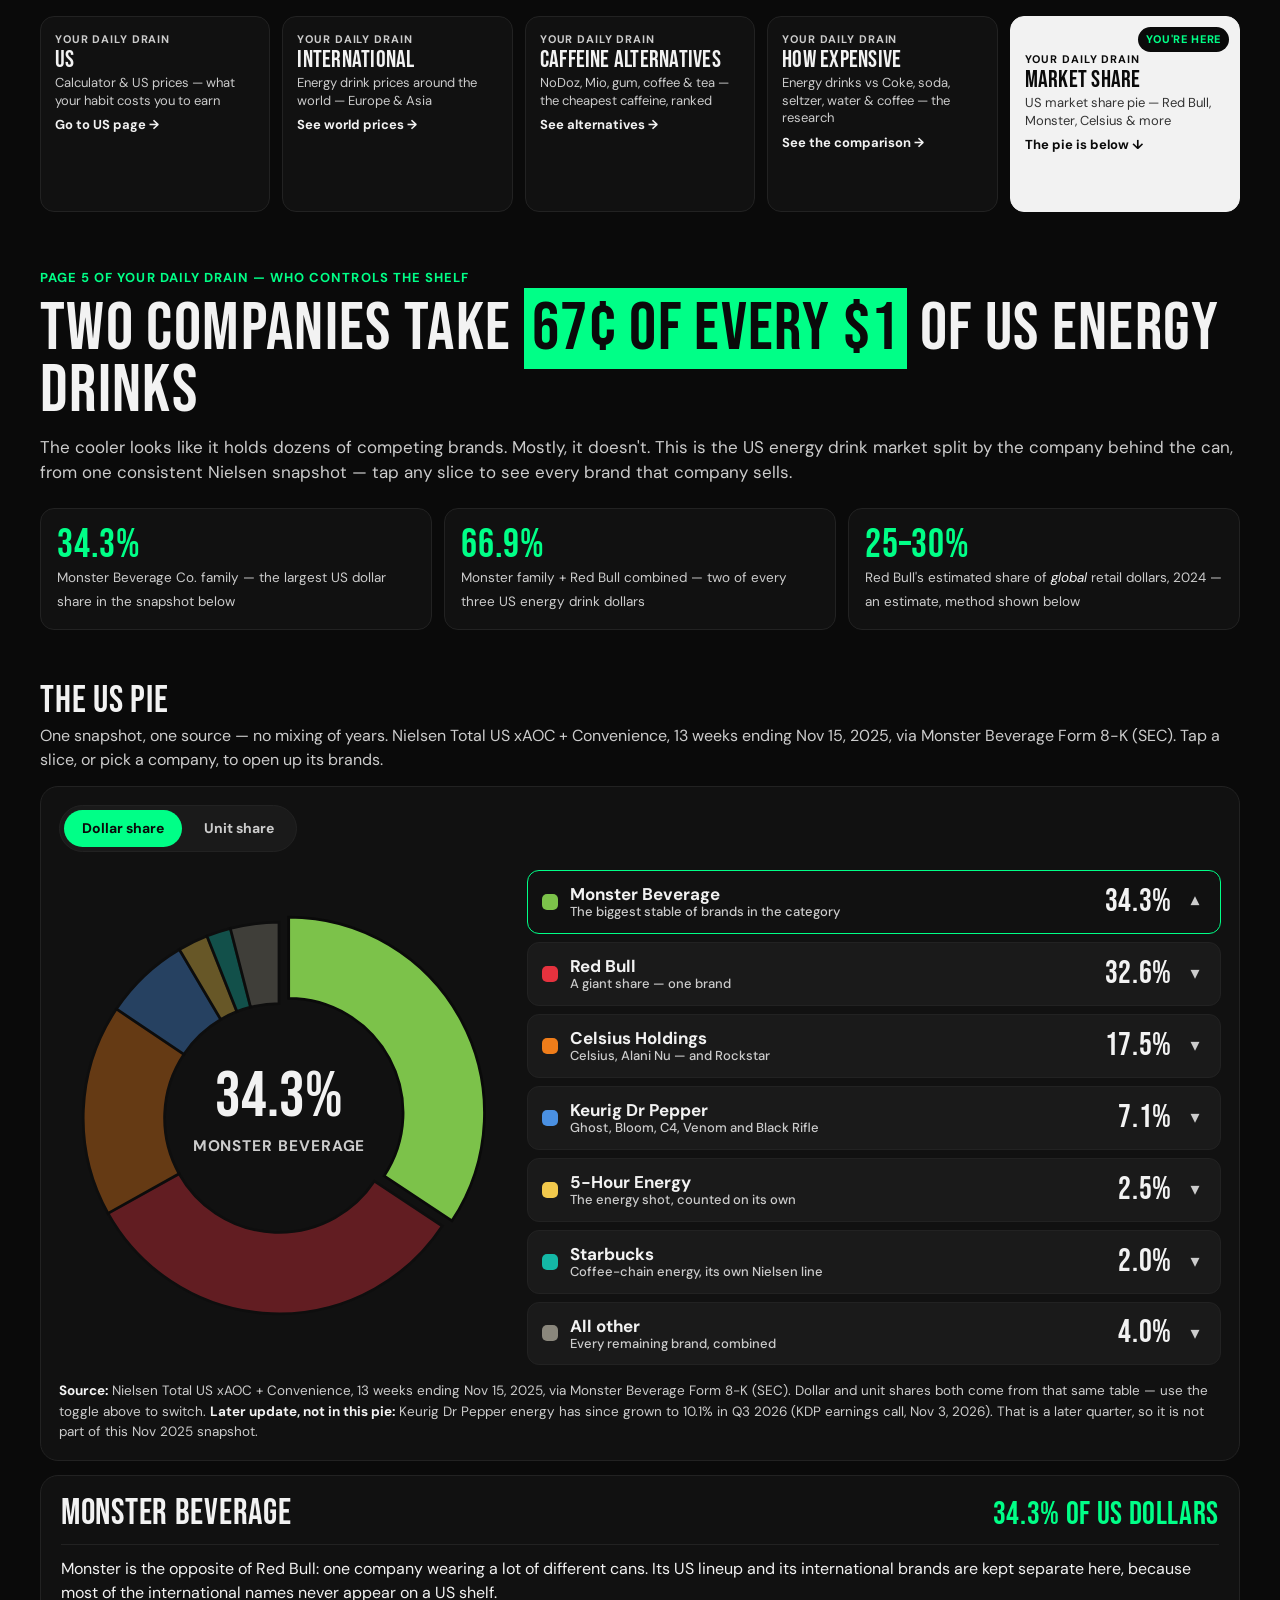
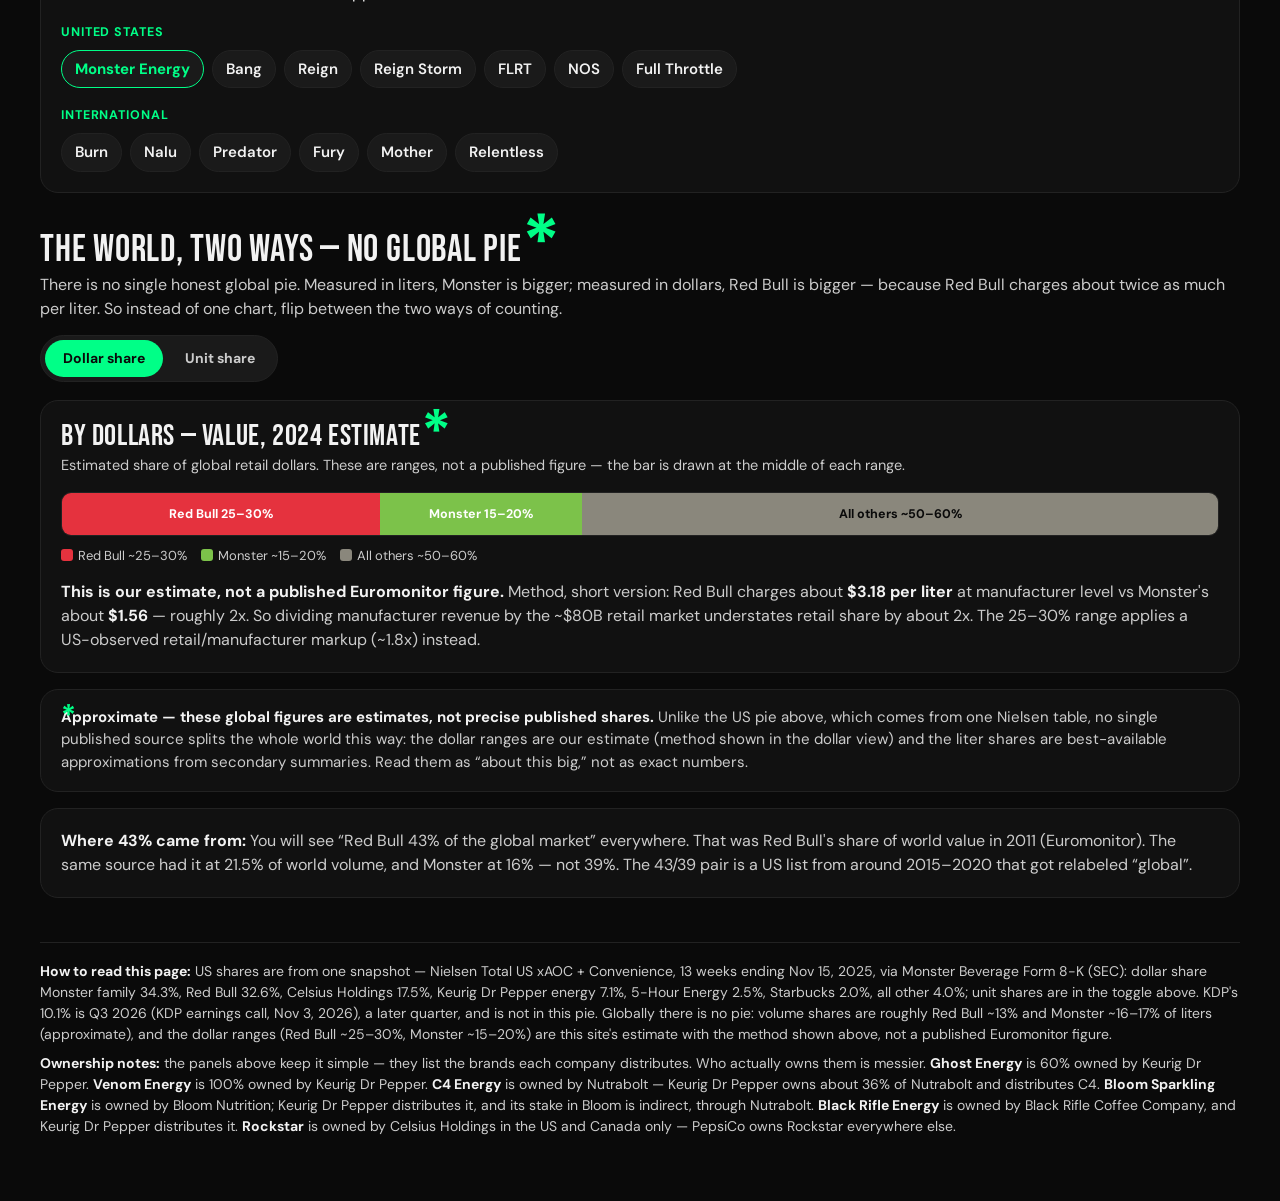
<file: market-share.html>
<!doctype html>
<html lang="en">
<head>
<meta charset="utf-8" />
<meta name="viewport" content="width=device-width, initial-scale=1, viewport-fit=cover" />
<meta name="color-scheme" content="dark" />
<link rel="icon" type="image/svg+xml" href="favicon.svg" />
<title>Energy Drink Market Share — Your Daily Drain</title>
<meta name="description" content="Two companies take 67¢ of every US energy drink dollar. The Nielsen pie, the brands behind each slice, and how the world differs."/>
<link rel="canonical" href="https://www.yourdailydrain.com/market-share.html" />
<meta property="og:title" content="Energy Drink Market Share — Your Daily Drain" />
<meta property="og:description" content="Two companies take 67¢ of every US energy drink dollar. The Nielsen pie, the brands behind each slice, and how the world differs." />
<meta property="og:type" content="website" />
<meta property="og:url" content="https://www.yourdailydrain.com/market-share.html" />
<link rel="preconnect" href="https://fonts.googleapis.com">
<link rel="preconnect" href="https://fonts.gstatic.com" crossorigin>
<link href="https://fonts.googleapis.com/css2?family=Bebas+Neue&family=DM+Sans:wght@400;500;600;700;800&display=swap" rel="stylesheet">
<style>
:root{
  color-scheme:dark;
  --bg:#0A0A0A; --surface:#111111; --surface2:#1a1a1a; --ink:#F2F2F2; --muted:#cccccc; --line:#222222;
  --volt:#00ff87; --volt-dark:#00cc6a; --blue:#00ff87;
  --c-redbull:#e5323e; --c-monster:#7cc24a; --c-celsius:#ef7d1a; --c-kdp:#4a90e2; --c-5hour:#f2c94c; --c-starbucks:#14b8a6; --c-others:#8a877c;
  --radius:14px;
}
*{box-sizing:border-box}
html{scroll-behavior:smooth}
body{margin:0;background:var(--bg);color:var(--ink);font-family:"DM Sans",system-ui,sans-serif;line-height:1.5}
a{color:inherit}
.wrap{max-width:1440px;margin:0 auto;padding:0 40px 56px;width:100%}
.topbar{display:flex;justify-content:space-between;align-items:center;gap:12px;padding:14px 0 0;font-size:13px;font-weight:600;letter-spacing:.04em;text-transform:uppercase;flex-wrap:wrap}
.topbar a{text-decoration:none;border-bottom:2px solid var(--volt);color:var(--ink)}
.badge-mock{display:inline-block;background:var(--volt);color:#0A0A0A;padding:4px 10px;border-radius:999px;font-size:11px;font-weight:800;letter-spacing:.08em}

/* ---------- Top nav: the five pages ---------- */
.page-nav{display:grid;grid-template-columns:repeat(5,minmax(0,1fr));gap:12px;margin:16px 0 28px}
.page-box{position:relative;display:flex;flex-direction:column;gap:2px;text-decoration:none;border-radius:14px;padding:16px 14px 14px;border:1px solid var(--line);background:var(--surface);color:var(--ink);min-height:196px;justify-content:flex-start;min-width:0;overflow:hidden}
.page-box:hover{border-color:var(--volt)}
.page-box:focus-visible{outline:3px solid var(--volt);outline-offset:2px}
.page-box-kicker{font-size:11px;font-weight:700;letter-spacing:.08em;line-height:1.2;text-transform:uppercase;color:var(--muted)}
.page-box-title{font-family:"Bebas Neue",sans-serif;font-weight:400;font-size:24px;line-height:1;text-transform:uppercase;letter-spacing:.01em;overflow-wrap:normal;word-break:normal}
.page-box-sub{font-size:13px;line-height:1.35;color:var(--muted);overflow-wrap:normal;word-break:normal}
.page-box-cta{font-size:13px;font-weight:700;line-height:1.3;margin-top:6px;color:var(--ink);overflow-wrap:normal;word-break:normal}
.page-box.is-active{background:#F2F2F2;color:#0A0A0A;border-color:#F2F2F2;padding-top:36px}
.page-box.is-active .page-box-kicker{color:#0A0A0A}
.page-box.is-active .page-box-sub{color:#333333}
.page-box.is-active .page-box-cta{color:#0A0A0A}
.page-box.is-active::after{content:"You're here";position:absolute;top:10px;right:10px;background:#0A0A0A;color:var(--volt);font-size:11px;font-weight:800;letter-spacing:.06em;text-transform:uppercase;padding:4px 8px;border-radius:999px}

/* ---------- Hero ---------- */
.hero{padding:28px 0 8px}
.hero-kicker{font-weight:700;letter-spacing:.08em;text-transform:uppercase;font-size:13px;color:var(--volt)}
.hero h1{font-family:"Bebas Neue",sans-serif;font-weight:400;font-size:clamp(52px,14vw,68px);line-height:.92;text-transform:uppercase;margin:10px 0 12px;letter-spacing:.02em;color:var(--ink)}
.hero h1 em{font-style:normal;background:var(--volt);padding:0 8px;box-decoration-break:clone;-webkit-box-decoration-break:clone;color:#0A0A0A}
.hero p.lede{font-size:17px;color:var(--muted);margin:0}
.hero-stats{display:grid;grid-template-columns:repeat(3,1fr);gap:12px;margin:22px 0 6px}
.stat{background:var(--surface);border:1px solid var(--line);border-radius:var(--radius);padding:16px}
.stat b{font-family:"Bebas Neue",sans-serif;font-weight:400;font-size:40px;display:block;line-height:1;color:var(--volt);letter-spacing:.02em}
.stat span{font-size:13.5px;color:var(--muted)}
.stat span em{color:var(--ink)}

h2{font-family:"Bebas Neue",sans-serif;font-weight:400;font-size:38px;text-transform:uppercase;margin:38px 0 4px;line-height:1;letter-spacing:.02em;color:var(--ink)}
.sub{color:var(--muted);margin:0 0 14px}

/* ---------- Pie chart ---------- */
.chart-card{background:var(--surface);border:1px solid var(--line);border-radius:18px;padding:18px}
.chart-grid{display:grid;grid-template-columns:minmax(0,440px) 1fr;gap:28px;align-items:center}
.pie-wrap{position:relative;max-width:440px;width:100%;margin:0 auto}
.pie-wrap svg{width:100%;height:auto;display:block}
.slice{cursor:pointer;stroke:var(--bg);stroke-width:2.5;transition:transform .25s ease, opacity .2s ease}
.slice:focus-visible{outline:3px solid var(--volt);outline-offset:2px}
.pie-wrap.has-selection .slice{opacity:.38}
.pie-wrap.has-selection .slice.is-selected{opacity:1}
.center-share{font-family:"Bebas Neue",sans-serif;font-weight:400;fill:var(--ink)}
.center-name{font-family:"DM Sans",sans-serif;font-weight:700;fill:var(--muted);text-transform:uppercase;letter-spacing:.06em}
.company-list{display:flex;flex-direction:column;gap:8px}
.company-btn{display:grid;grid-template-columns:16px 1fr auto 22px;gap:12px;align-items:center;width:100%;text-align:left;font:inherit;color:var(--ink);background:var(--surface2);border:1px solid var(--line);border-radius:12px;padding:13px 14px;cursor:pointer}
.company-btn:hover{border-color:var(--volt)}
.company-btn:focus-visible{outline:3px solid var(--volt);outline-offset:2px}
.company-btn[aria-expanded="true"]{background:var(--surface);border-color:var(--volt)}
.dot{width:16px;height:16px;border-radius:5px;flex:none}
.company-name{font-weight:700;font-size:17px;line-height:1.2;color:var(--ink)}
.company-name small{display:block;font-weight:500;color:var(--muted);font-size:13px}
.company-share{font-family:"Bebas Neue",sans-serif;font-weight:400;font-size:32px;line-height:1;font-variant-numeric:tabular-nums;color:var(--ink);letter-spacing:.02em}
.chev{font-size:18px;color:var(--muted);transition:transform .2s ease;text-align:center}
.company-btn[aria-expanded="true"] .chev{transform:rotate(180deg)}
.share-basis{margin:16px 0 0;font-size:13.5px;color:var(--muted)}
.share-basis b{color:var(--ink)}

/* ---------- Brand detail ---------- */
.detail{margin-top:14px;background:var(--surface);border:1px solid var(--line);border-radius:18px;padding:20px}
.detail-head{display:flex;flex-wrap:wrap;justify-content:space-between;gap:10px;align-items:baseline;border-bottom:1px solid var(--line);padding-bottom:12px}
.detail-head h3{font-family:"Bebas Neue",sans-serif;font-weight:400;font-size:36px;margin:0;text-transform:uppercase;line-height:1;letter-spacing:.02em;color:var(--ink)}
.detail-head .d-share{font-family:"Bebas Neue",sans-serif;font-weight:400;font-size:32px;line-height:1;font-variant-numeric:tabular-nums;color:var(--volt);letter-spacing:.02em}
.detail p.intro{margin:12px 0 0;color:var(--ink)}
.brand-group{margin-top:18px}
.brand-group h4{margin:0 0 8px;font-size:12.5px;font-weight:700;text-transform:uppercase;letter-spacing:.07em;color:var(--volt)}
.chips{display:flex;flex-wrap:wrap;gap:8px}
.chip{display:inline-block;padding:7px 13px;border-radius:999px;background:var(--surface2);border:1px solid var(--line);color:var(--ink);font-weight:600;font-size:15px}
.chip.lead{border-color:var(--volt);color:var(--volt);font-weight:700}
.detail .note{margin:16px 0 0;font-size:14px;color:var(--muted);border-top:1px dashed var(--line);padding-top:12px}
.detail .note b{color:var(--ink)}

/* ---------- US vs world ---------- */
.stack-row{margin-top:16px}
.stack-label{display:flex;justify-content:space-between;gap:10px;font-weight:700;font-size:15px;margin-bottom:6px;color:var(--ink);flex-wrap:wrap}
.stack-label span{color:var(--muted);font-weight:500;font-size:13.5px}
.stack{display:flex;height:44px;border-radius:10px;overflow:hidden;border:1px solid var(--line)}
.stack div{display:flex;align-items:center;justify-content:center;color:#fff;font-weight:700;font-size:12.5px;min-width:0;white-space:nowrap;overflow:hidden;padding:0 4px}
.stack .s-other{background:var(--c-others);color:#0A0A0A}
.stack-legend{display:flex;flex-wrap:wrap;gap:14px;font-size:13px;color:var(--muted);margin-top:10px}
.stack-legend i{display:inline-block;width:12px;height:12px;border-radius:3px;vertical-align:-1px;margin-right:5px}
.world-note{background:var(--surface);border:1px solid var(--line);border-radius:18px;padding:20px;margin-top:16px}
.world-note p{margin:0;color:var(--muted)}
.world-note p + p{margin-top:10px}
.world-note b{color:var(--ink)}

/* ---------- Dollar / unit toggle ---------- */
.basis-toggle{display:inline-flex;gap:4px;background:var(--surface2);border:1px solid var(--line);border-radius:999px;padding:4px;margin-bottom:18px}
.basis-toggle button{font:inherit;font-weight:700;font-size:14px;color:var(--muted);background:transparent;border:0;border-radius:999px;padding:8px 18px;cursor:pointer}
.basis-toggle button:hover{color:var(--ink)}
.basis-toggle button:focus-visible{outline:3px solid var(--volt);outline-offset:2px}
.basis-toggle button[aria-pressed="true"]{background:var(--volt);color:#0A0A0A}

/* ---------- Global blocks ---------- */
.global-block{background:var(--surface);border:1px solid var(--line);border-radius:18px;padding:20px;margin-top:16px}
.global-block h3{font-family:"Bebas Neue",sans-serif;font-weight:400;font-size:30px;margin:0 0 4px;text-transform:uppercase;letter-spacing:.02em;line-height:1;color:var(--ink)}
.global-block .gb-sub{margin:0 0 16px;color:var(--muted);font-size:14.5px}
.vol-row{margin-top:14px}
.vol-row:first-of-type{margin-top:0}
.vol-label{display:flex;justify-content:space-between;gap:10px;flex-wrap:wrap;font-weight:700;font-size:15px;margin-bottom:6px;color:var(--ink)}
.vol-label span{color:var(--volt);font-variant-numeric:tabular-nums}
.vol-track{position:relative;height:34px;background:var(--surface2);border:1px solid var(--line);border-radius:8px;overflow:hidden}
.vol-fill{position:absolute;top:0;left:0;bottom:0}
.vol-range{position:absolute;top:0;bottom:0;background:repeating-linear-gradient(45deg,rgba(229,50,62,.45) 0 6px,rgba(229,50,62,.18) 6px 12px)}
.global-block p.gb-text{margin:14px 0 0;color:var(--muted)}
.global-block p.gb-text b{color:var(--ink)}
.global-block p.gb-src{margin:10px 0 0;font-size:13.5px;color:var(--muted)}
.global-block p.gb-src b{color:var(--ink)}

/* ---------- Global: big asterisk + toggle panels ---------- */
.big-ast{display:inline-block;font-family:"DM Sans",sans-serif;font-weight:800;font-style:normal;color:var(--volt);font-size:2em;line-height:0;vertical-align:baseline;position:relative;top:.16em;margin-left:1px}
h2 .big-ast{top:.1em}
.global-block h3 .big-ast{top:.12em}
.global-panel[hidden]{display:none}
.global-footnote{margin:16px 0 0;padding:16px 20px 18px;background:var(--surface);border:1px solid var(--line);border-radius:18px;color:var(--muted);font-size:15px}
.global-footnote .big-ast{float:left;margin:0 10px 0 0;top:.32em}
.global-footnote b{color:var(--ink)}

footer{margin-top:44px;padding-top:18px;border-top:1px solid var(--line);color:var(--muted);font-size:14px}
footer p{margin:0 0 8px}
footer b{color:var(--ink)}

/* ---------- Narrow screens: fall back to stacking ---------- */
@media(max-width:900px){
  .page-nav{grid-template-columns:repeat(2,minmax(0,1fr))}
  .page-box:last-child{grid-column:1 / -1}
  .hero-stats{grid-template-columns:1fr}
  .chart-grid{grid-template-columns:1fr}
}
@media(max-width:560px){
  .page-box{padding:13px 11px;min-height:108px}
  .page-box-title{font-size:22px;overflow-wrap:break-word}
  .page-box.is-active::after{position:static;align-self:flex-start;margin-top:6px}
  .company-btn{grid-template-columns:14px 1fr auto 18px;gap:9px;padding:12px}
  .company-share{font-size:28px}
  .detail-head .d-share{font-size:28px}
  .detail-head h3{font-size:30px}
  .stack div{font-size:11.5px}
  .chart-card{padding:14px}
  .detail{padding:16px}
}
@media(prefers-reduced-motion: reduce){ *{scroll-behavior:auto!important;transition:none!important} }
</style>
</head>
<body>
<div class="wrap">
  <nav class="page-nav" aria-label="Your Daily Drain pages">
    <a class="page-box" href="index.html">
      <span class="page-box-kicker">Your Daily Drain</span>
      <span class="page-box-title">US</span>
      <span class="page-box-sub">Calculator &amp; US prices — what your habit costs you to earn</span>
      <span class="page-box-cta">Go to US page →</span>
    </a>
    <a class="page-box" href="world-prices.html">
      <span class="page-box-kicker">Your Daily Drain</span>
      <span class="page-box-title">International</span>
      <span class="page-box-sub">Energy drink prices around the world — Europe &amp; Asia</span>
      <span class="page-box-cta">See world prices →</span>
    </a>
    <a class="page-box" href="caffeine-alternatives.html">
      <span class="page-box-kicker">Your Daily Drain</span>
      <span class="page-box-title">Caffeine Alternatives</span>
      <span class="page-box-sub">NoDoz, Mio, gum, coffee &amp; tea — the cheapest caffeine, ranked</span>
      <span class="page-box-cta">See alternatives →</span>
    </a>
    <a class="page-box" href="how-expensive.html">
      <span class="page-box-kicker">Your Daily Drain</span>
      <span class="page-box-title">How Expensive</span>
      <span class="page-box-sub">Energy drinks vs Coke, soda, seltzer, water &amp; coffee — the research</span>
      <span class="page-box-cta">See the comparison →</span>
    </a>
    <div class="page-box is-active" aria-current="page">
      <span class="page-box-kicker">Your Daily Drain</span>
      <span class="page-box-title">Market Share</span>
      <span class="page-box-sub">US market share pie — Red Bull, Monster, Celsius &amp; more</span>
      <span class="page-box-cta">The pie is below ↓</span>
    </div>
  </nav>

  <header class="hero">
    <div class="hero-kicker">Page 5 of Your Daily Drain — who controls the shelf</div>
    <h1>Two companies take <em>67¢ of every $1</em> of US energy drinks</h1>
    <p class="lede">The cooler looks like it holds dozens of competing brands. Mostly, it doesn't. This is the US energy drink market split by the company behind the can, from one consistent Nielsen snapshot — tap any slice to see every brand that company sells.</p>
    <div class="hero-stats">
      <div class="stat"><b>34.3%</b><span>Monster Beverage Co. family — the largest US dollar share in the snapshot below</span></div>
      <div class="stat"><b>66.9%</b><span>Monster family + Red Bull combined — two of every three US energy drink dollars</span></div>
      <div class="stat"><b>25–30%</b><span>Red Bull's estimated share of <em>global</em> retail dollars, 2024 — an estimate, method shown below</span></div>
    </div>
  </header>

  <section aria-labelledby="pieH">
    <h2 id="pieH">The US pie</h2>
    <p class="sub">One snapshot, one source — no mixing of years. Nielsen Total US xAOC + Convenience, 13 weeks ending Nov 15, 2025, via Monster Beverage Form 8-K (SEC). Tap a slice, or pick a company, to open up its brands.</p>

    <div class="chart-card">
      <div class="basis-toggle" role="group" aria-label="Share basis">
        <button type="button" id="btnDollar" aria-pressed="true">Dollar share</button>
        <button type="button" id="btnUnit" aria-pressed="false">Unit share</button>
      </div>
      <div class="chart-grid">
        <div class="pie-wrap" id="pieWrap">
          <svg id="pie" viewBox="0 0 400 400" role="img" aria-label="Pie chart of US energy drink dollar share, Nielsen, 13 weeks ending Nov 15, 2025: Monster Beverage family 34.3 percent, Red Bull 32.6 percent, Celsius Holdings 17.5 percent, Keurig Dr Pepper energy 7.1 percent, 5-Hour Energy 2.5 percent, Starbucks 2.0 percent, all other 4.0 percent"></svg>
        </div>
        <div class="company-list" id="companyList" role="group" aria-label="Companies in the chart"></div>
      </div>
      <p class="share-basis"><b>Source:</b> Nielsen Total US xAOC + Convenience, 13 weeks ending Nov 15, 2025, via Monster Beverage Form 8-K (SEC). Dollar and unit shares both come from that same table — use the toggle above to switch. <b>Later update, not in this pie:</b> Keurig Dr Pepper energy has since grown to 10.1% in Q3 2026 (KDP earnings call, Nov 3, 2026). That is a later quarter, so it is not part of this Nov 2025 snapshot.</p>
    </div>

    <div class="detail" id="detail" aria-live="polite"></div>
  </section>

  <section aria-labelledby="worldH">
    <h2 id="worldH">The world, two ways — no global pie<sup class="big-ast" aria-hidden="true">*</sup></h2>
    <p class="sub">There is no single honest global pie. Measured in liters, Monster is bigger; measured in dollars, Red Bull is bigger — because Red Bull charges about twice as much per liter. So instead of one chart, flip between the two ways of counting.</p>

    <div class="basis-toggle" role="group" aria-label="Global share basis">
      <button type="button" id="btnGlobalDollar" aria-pressed="true">Dollar share</button>
      <button type="button" id="btnGlobalUnit" aria-pressed="false">Unit share</button>
    </div>

    <div class="global-panel" id="globalDollarPanel">
      <div class="global-block" style="margin-top:0">
        <h3>By dollars — value, 2024 estimate<sup class="big-ast" aria-hidden="true">*</sup></h3>
        <p class="gb-sub">Estimated share of global retail dollars. These are ranges, not a published figure — the bar is drawn at the middle of each range.</p>
        <div class="stack" role="img" aria-label="Estimated global retail dollar share ranges, approximate: Red Bull 25 to 30 percent, Monster 15 to 20 percent, all others 50 to 60 percent">
          <div style="width:27.5%;background:var(--c-redbull)">Red Bull 25–30%</div>
          <div style="width:17.5%;background:var(--c-monster)">Monster 15–20%</div>
          <div class="s-other" style="width:55%">All others ~50–60%</div>
        </div>
        <div class="stack-legend">
          <span><i style="background:var(--c-redbull)"></i>Red Bull ~25–30%</span>
          <span><i style="background:var(--c-monster)"></i>Monster ~15–20%</span>
          <span><i style="background:var(--c-others)"></i>All others ~50–60%</span>
        </div>
        <p class="gb-text"><b>This is our estimate, not a published Euromonitor figure.</b> Method, short version: Red Bull charges about <b>$3.18 per liter</b> at manufacturer level vs Monster's about <b>$1.56</b> — roughly 2x. So dividing manufacturer revenue by the ~$80B retail market understates retail share by about 2x. The 25–30% range applies a US-observed retail/manufacturer markup (~1.8x) instead.</p>
      </div>
    </div>

    <div class="global-panel" id="globalUnitPanel" hidden>
      <div class="global-block" style="margin-top:0">
        <h3>By units — liters, 2023–24<sup class="big-ast" aria-hidden="true">*</sup></h3>
        <p class="gb-sub">Share of the actual liquid sold worldwide. This flips the ranking from the dollar view: Monster sells more of it, Red Bull charges more for it. The bar is drawn at the middle of each range.</p>
        <div class="stack" role="img" aria-label="Approximate global share of liters sold, 2023 to 2024: Red Bull about 13 percent, Monster 16 to 17 percent, all others about 70 percent">
          <div style="width:13%;background:var(--c-redbull)">Red Bull ~13%</div>
          <div style="width:16.5%;background:var(--c-monster)">Monster 16–17%</div>
          <div class="s-other" style="width:70.5%">All others ~70%</div>
        </div>
        <div class="stack-legend">
          <span><i style="background:var(--c-redbull)"></i>Red Bull ~13%</span>
          <span><i style="background:var(--c-monster)"></i>Monster ~16–17%</span>
          <span><i style="background:var(--c-others)"></i>All others ~70%</span>
        </div>
        <p class="gb-text">On volume, the best-available shares are roughly <b>Red Bull ~13%</b> and <b>Monster ~16–17%</b> of global liters (2023–24, secondary summaries). Euromonitor Passport — the source behind most global share figures — is paywalled, so treat these as approximate.</p>
      </div>

      <div class="global-block">
        <h3>The liters behind it — volume, 2024</h3>
        <p class="gb-sub">How much liquid each company actually sold worldwide. No market denominator needed — these are company-reported volumes.</p>
        <div class="vol-row">
          <div class="vol-label">Monster Beverage <span>~4.8B liters</span></div>
          <div class="vol-track" role="img" aria-label="Monster Beverage bar: about 4.8 billion liters in 2024"><div class="vol-fill" style="width:100%;background:var(--c-monster)"></div></div>
        </div>
        <div class="vol-row">
          <div class="vol-label">Red Bull <span>~3.5–4.0B liters</span></div>
          <div class="vol-track" role="img" aria-label="Red Bull bar: about 3.5 to 4.0 billion liters in 2024, shown as a range"><div class="vol-fill" style="width:72.9%;background:var(--c-redbull)"></div><div class="vol-range" style="left:72.9%;width:10.4%"></div></div>
        </div>
        <p class="gb-src"><b>Sources:</b> Monster ~4.8B liters from 846.7M 192-oz cases, 2024, Monster Beverage 10-K. Red Bull ~3.5–4.0B liters from 12.67B cans sold, 2024, company-reported — liters estimated from the can mix, so a range is shown.</p>
      </div>
    </div>

    <p class="global-footnote"><span class="big-ast" aria-hidden="true">*</span><b>Approximate — these global figures are estimates, not precise published shares.</b> Unlike the US pie above, which comes from one Nielsen table, no single published source splits the whole world this way: the dollar ranges are our estimate (method shown in the dollar view) and the liter shares are best-available approximations from secondary summaries. Read them as “about this big,” not as exact numbers.</p>

    <div class="world-note">
      <p><b>Where 43% came from:</b> You will see “Red Bull 43% of the global market” everywhere. That was Red Bull's share of world value in 2011 (Euromonitor). The same source had it at 21.5% of world volume, and Monster at 16% — not 39%. The 43/39 pair is a US list from around 2015–2020 that got relabeled “global”.</p>
    </div>
  </section>

  <footer>
    <p><b>How to read this page:</b> US shares are from one snapshot — Nielsen Total US xAOC + Convenience, 13 weeks ending Nov 15, 2025, via Monster Beverage Form 8-K (SEC): dollar share Monster family 34.3%, Red Bull 32.6%, Celsius Holdings 17.5%, Keurig Dr Pepper energy 7.1%, 5-Hour Energy 2.5%, Starbucks 2.0%, all other 4.0%; unit shares are in the toggle above. KDP's 10.1% is Q3 2026 (KDP earnings call, Nov 3, 2026), a later quarter, and is not in this pie. Globally there is no pie: volume shares are roughly Red Bull ~13% and Monster ~16–17% of liters (approximate), and the dollar ranges (Red Bull ~25–30%, Monster ~15–20%) are this site's estimate with the method shown above, not a published Euromonitor figure.</p>
    <p><b>Ownership notes:</b> the panels above keep it simple — they list the brands each company distributes. Who actually owns them is messier. <b>Ghost Energy</b> is 60% owned by Keurig Dr Pepper. <b>Venom Energy</b> is 100% owned by Keurig Dr Pepper. <b>C4 Energy</b> is owned by Nutrabolt — Keurig Dr Pepper owns about 36% of Nutrabolt and distributes C4. <b>Bloom Sparkling Energy</b> is owned by Bloom Nutrition; Keurig Dr Pepper distributes it, and its stake in Bloom is indirect, through Nutrabolt. <b>Black Rifle Energy</b> is owned by Black Rifle Coffee Company, and Keurig Dr Pepper distributes it. <b>Rockstar</b> is owned by Celsius Holdings in the US and Canada only — PepsiCo owns Rockstar everywhere else.</p>
  </footer>
</div>

<script>
var COMPANIES = [
  {
    id: "monster", name: "Monster Beverage", dollar: 34.3, unit: 33.9, color: "var(--c-monster)",
    tagline: "The biggest stable of brands in the category",
    intro: "Monster is the opposite of Red Bull: one company wearing a lot of different cans. Its US lineup and its international brands are kept separate here, because most of the international names never appear on a US shelf.",
    groups: [
      { label: "United States", brands: ["Monster Energy", "Bang", "Reign", "Reign Storm", "FLRT", "NOS", "Full Throttle"], lead: 0 },
      { label: "International", brands: ["Burn", "Nalu", "Predator", "Fury", "Mother", "Relentless"], lead: -1 }
    ],
    note: null
  },
  {
    id: "redbull", name: "Red Bull", dollar: 32.6, unit: 30.0, color: "var(--c-redbull)",
    tagline: "A giant share — one brand",
    intro: "Red Bull is the exception in this market: a giant share built on a single product line. There is no stable of side brands underneath it — Red Bull is just Red Bull.",
    groups: [ { label: "Brands", brands: ["Red Bull"], lead: 0 } ],
    note: null
  },
  {
    id: "celsius", name: "Celsius Holdings", dollar: 17.5, unit: 18.9, color: "var(--c-celsius)",
    tagline: "Celsius, Alani Nu — and Rockstar",
    intro: "The fastest-growing of the big four (Monster, Red Bull, Celsius, KDP). Celsius Holdings now covers three distinct brands/lines: its own fitness-positioned Celsius line, Alani Nu, and Rockstar, which Celsius distributes.",
    groups: [ { label: "Brands", brands: ["Celsius", "Alani Nu", "Rockstar"], lead: 0 } ],
    note: "Who actually owns Rockstar is in the ownership notes at the bottom of the page."
  },
  {
    id: "kdp", name: "Keurig Dr Pepper", dollar: 7.1, unit: 7.8, color: "var(--c-kdp)",
    tagline: "Ghost, Bloom, C4, Venom and Black Rifle",
    intro: "The fourth-largest slice in this snapshot. Keurig Dr Pepper's energy drink business runs through the brands it distributes — including Ghost, which looks nothing like a Dr Pepper product on the shelf.",
    groups: [ { label: "Brands KDP distributes", brands: ["Ghost Energy", "Bloom Sparkling Energy", "C4 Energy", "Venom Energy", "Black Rifle Energy"], lead: -1 } ],
    note: "Who actually owns each of these brands is in the ownership notes at the bottom of the page. KDP energy has since grown to 10.1% in Q3 2026 — a later quarter, not part of this Nov 2025 pie."
  },
  {
    id: "fivehour", name: "5-Hour Energy", dollar: 2.5, unit: 1.8, color: "var(--c-5hour)",
    tagline: "The energy shot, counted on its own",
    intro: "The little shot bottle gets its own line in the Nielsen table. It takes a bigger share of dollars than of units — each unit is small, but it sells at a shot's price, not a can's.",
    groups: [ { label: "Brands", brands: ["5-Hour Energy"], lead: 0 } ],
    note: null
  },
  {
    id: "starbucks", name: "Starbucks", dollar: 2.0, unit: 1.8, color: "var(--c-starbucks)",
    tagline: "Coffee-chain energy, its own Nielsen line",
    intro: "Starbucks' ready-to-drink energy products are counted separately in the same Nielsen table — a coffee name holding a small, steady slice of the energy category.",
    groups: [ { label: "Brands", brands: ["Starbucks"], lead: 0 } ],
    note: null
  },
  {
    id: "others", name: "All other", dollar: 4.0, unit: 5.7, color: "var(--c-others)",
    tagline: "Every remaining brand, combined",
    intro: "Everything the Nielsen table doesn't name individually, combined into one slice: all the smaller and regional brands together. On units they add up to more than on dollars — the leftovers skew cheap.",
    groups: [],
    note: "This is the slice that changes most around the world — see the global blocks below the chart."
  }
];

var basis = "dollar";
function shareOf(c) { return basis === "dollar" ? c.dollar : c.unit; }
function basisWord() { return basis === "dollar" ? "dollars" : "units"; }

var selectedId = null;
var pie = document.getElementById("pie");
var pieWrap = document.getElementById("pieWrap");
var listEl = document.getElementById("companyList");
var detailEl = document.getElementById("detail");
var CX = 200, CY = 200, R = 178, IR = 104;

function polar(cx, cy, r, angleDeg) {
  var a = (angleDeg - 90) * Math.PI / 180;
  return [cx + r * Math.cos(a), cy + r * Math.sin(a)];
}
function slicePath(start, end) {
  var large = (end - start) > 180 ? 1 : 0;
  var p1 = polar(CX, CY, R, start), p2 = polar(CX, CY, R, end);
  var p3 = polar(CX, CY, IR, end), p4 = polar(CX, CY, IR, start);
  return "M" + p1[0].toFixed(2) + "," + p1[1].toFixed(2) +
    " A" + R + "," + R + " 0 " + large + " 1 " + p2[0].toFixed(2) + "," + p2[1].toFixed(2) +
    " L" + p3[0].toFixed(2) + "," + p3[1].toFixed(2) +
    " A" + IR + "," + IR + " 0 " + large + " 0 " + p4[0].toFixed(2) + "," + p4[1].toFixed(2) + " Z";
}
function cssColor(varRef) {
  var tmp = document.createElement("span");
  tmp.style.color = varRef;
  document.body.appendChild(tmp);
  var c = getComputedStyle(tmp).color;
  tmp.remove();
  return c;
}

var sliceEls = {};
var shareEls = {};
function buildPie() {
  var svgNS = "http://www.w3.org/2000/svg";
  COMPANIES.forEach(function (c) {
    var path = document.createElementNS(svgNS, "path");
    path.setAttribute("fill", cssColor(c.color));
    path.setAttribute("class", "slice");
    path.setAttribute("data-id", c.id);
    path.setAttribute("tabindex", "0");
    path.setAttribute("role", "button");
    path.addEventListener("click", function () { selectCompany(c.id, true); });
    path.addEventListener("keydown", function (e) {
      if (e.key === "Enter" || e.key === " ") { e.preventDefault(); selectCompany(c.id, true); }
    });
    pie.appendChild(path);
    sliceEls[c.id] = path;
  });
  var shareText = document.createElementNS(svgNS, "text");
  shareText.setAttribute("id", "centerShare");
  shareText.setAttribute("x", CX); shareText.setAttribute("y", CY - 2);
  shareText.setAttribute("text-anchor", "middle");
  shareText.setAttribute("class", "center-share");
  shareText.setAttribute("font-size", "58");
  pie.appendChild(shareText);
  var nameText = document.createElementNS(svgNS, "text");
  nameText.setAttribute("id", "centerName");
  nameText.setAttribute("x", CX); nameText.setAttribute("y", CY + 30);
  nameText.setAttribute("text-anchor", "middle");
  nameText.setAttribute("class", "center-name");
  nameText.setAttribute("font-size", "14");
  pie.appendChild(nameText);
}

function layoutPie() {
  var total = 0;
  COMPANIES.forEach(function (c) { total += shareOf(c); });
  var angle = 0;
  COMPANIES.forEach(function (c) {
    var sweep = shareOf(c) / total * 360;
    var el = sliceEls[c.id];
    el.setAttribute("d", slicePath(angle, angle + sweep));
    el.setAttribute("data-mid", angle + sweep / 2);
    el.setAttribute("aria-label", c.name + ", " + shareOf(c).toFixed(1) + " percent of US " + basisWord() + ". Activate to see its brands.");
    angle += sweep;
  });
  var parts = COMPANIES.map(function (c) { return c.name + " " + shareOf(c).toFixed(1) + " percent"; }).join(", ");
  pie.setAttribute("aria-label", "Pie chart of US energy drink " + basis + " share, Nielsen Total US xAOC + Convenience, 13 weeks ending Nov 15, 2025: " + parts);
}

function buildList() {
  COMPANIES.forEach(function (c) {
    var btn = document.createElement("button");
    btn.type = "button";
    btn.className = "company-btn";
    btn.id = "btn-" + c.id;
    btn.setAttribute("aria-expanded", "false");
    btn.innerHTML = '<span class="dot" style="background:' + c.color + '"></span>' +
      '<span class="company-name">' + c.name + '<small>' + c.tagline + '</small></span>' +
      '<span class="company-share" id="share-' + c.id + '"></span>' +
      '<span class="chev" aria-hidden="true">▾</span>';
    btn.addEventListener("click", function () { selectCompany(c.id, true); });
    listEl.appendChild(btn);
    shareEls[c.id] = btn.querySelector(".company-share");
  });
}

function updateListShares() {
  COMPANIES.forEach(function (c) {
    shareEls[c.id].textContent = shareOf(c).toFixed(1) + "%";
  });
}

function renderDetail(c) {
  var html = '<div class="detail-head"><h3>' + c.name + '</h3><span class="d-share">' + shareOf(c).toFixed(1) + '% of US ' + basisWord() + '</span></div>';
  html += '<p class="intro">' + c.intro + '</p>';
  c.groups.forEach(function (g) {
    html += '<div class="brand-group"><h4>' + g.label + '</h4><div class="chips">';
    g.brands.forEach(function (b, i) {
      html += '<span class="chip' + (i === g.lead ? ' lead' : '') + '">' + b + '</span>';
    });
    html += '</div></div>';
  });
  if (c.note) html += '<p class="note">' + c.note + '</p>';
  detailEl.innerHTML = html;
}

function selectCompany(id, scroll) {
  selectedId = id;
  pieWrap.classList.add("has-selection");
  COMPANIES.forEach(function (c) {
    var el = sliceEls[c.id];
    var on = c.id === id;
    el.classList.toggle("is-selected", on);
    if (on) {
      var mid = parseFloat(el.getAttribute("data-mid"));
      var a = (mid - 90) * Math.PI / 180;
      el.style.transform = "translate(" + (Math.cos(a) * 10).toFixed(1) + "px," + (Math.sin(a) * 10).toFixed(1) + "px)";
    } else {
      el.style.transform = "";
    }
    document.getElementById("btn-" + c.id).setAttribute("aria-expanded", on ? "true" : "false");
  });
  var c = COMPANIES.filter(function (x) { return x.id === id; })[0];
  document.getElementById("centerShare").textContent = shareOf(c).toFixed(1) + "%";
  var nameEl = document.getElementById("centerName");
  nameEl.textContent = c.name.length > 18 ? c.name.split(" ")[0] : c.name;
  renderDetail(c);
  if (scroll) detailEl.scrollIntoView({ behavior: "smooth", block: "nearest" });
}

function setBasis(next) {
  if (basis === next) return;
  basis = next;
  document.getElementById("btnDollar").setAttribute("aria-pressed", basis === "dollar" ? "true" : "false");
  document.getElementById("btnUnit").setAttribute("aria-pressed", basis === "unit" ? "true" : "false");
  layoutPie();
  updateListShares();
  if (selectedId) selectCompany(selectedId, false);
}
document.getElementById("btnDollar").addEventListener("click", function () { setBasis("dollar"); });
document.getElementById("btnUnit").addEventListener("click", function () { setBasis("unit"); });

/* ---------- Global dollar / unit toggle ---------- */
var globalBasis = "dollar";
function setGlobalBasis(next) {
  if (globalBasis === next) return;
  globalBasis = next;
  document.getElementById("btnGlobalDollar").setAttribute("aria-pressed", globalBasis === "dollar" ? "true" : "false");
  document.getElementById("btnGlobalUnit").setAttribute("aria-pressed", globalBasis === "unit" ? "true" : "false");
  document.getElementById("globalDollarPanel").hidden = globalBasis !== "dollar";
  document.getElementById("globalUnitPanel").hidden = globalBasis !== "unit";
}
document.getElementById("btnGlobalDollar").addEventListener("click", function () { setGlobalBasis("dollar"); });
document.getElementById("btnGlobalUnit").addEventListener("click", function () { setGlobalBasis("unit"); });

buildPie();
buildList();
layoutPie();
updateListShares();
selectCompany("monster", false);
</script>
</body>
</html>
</file>
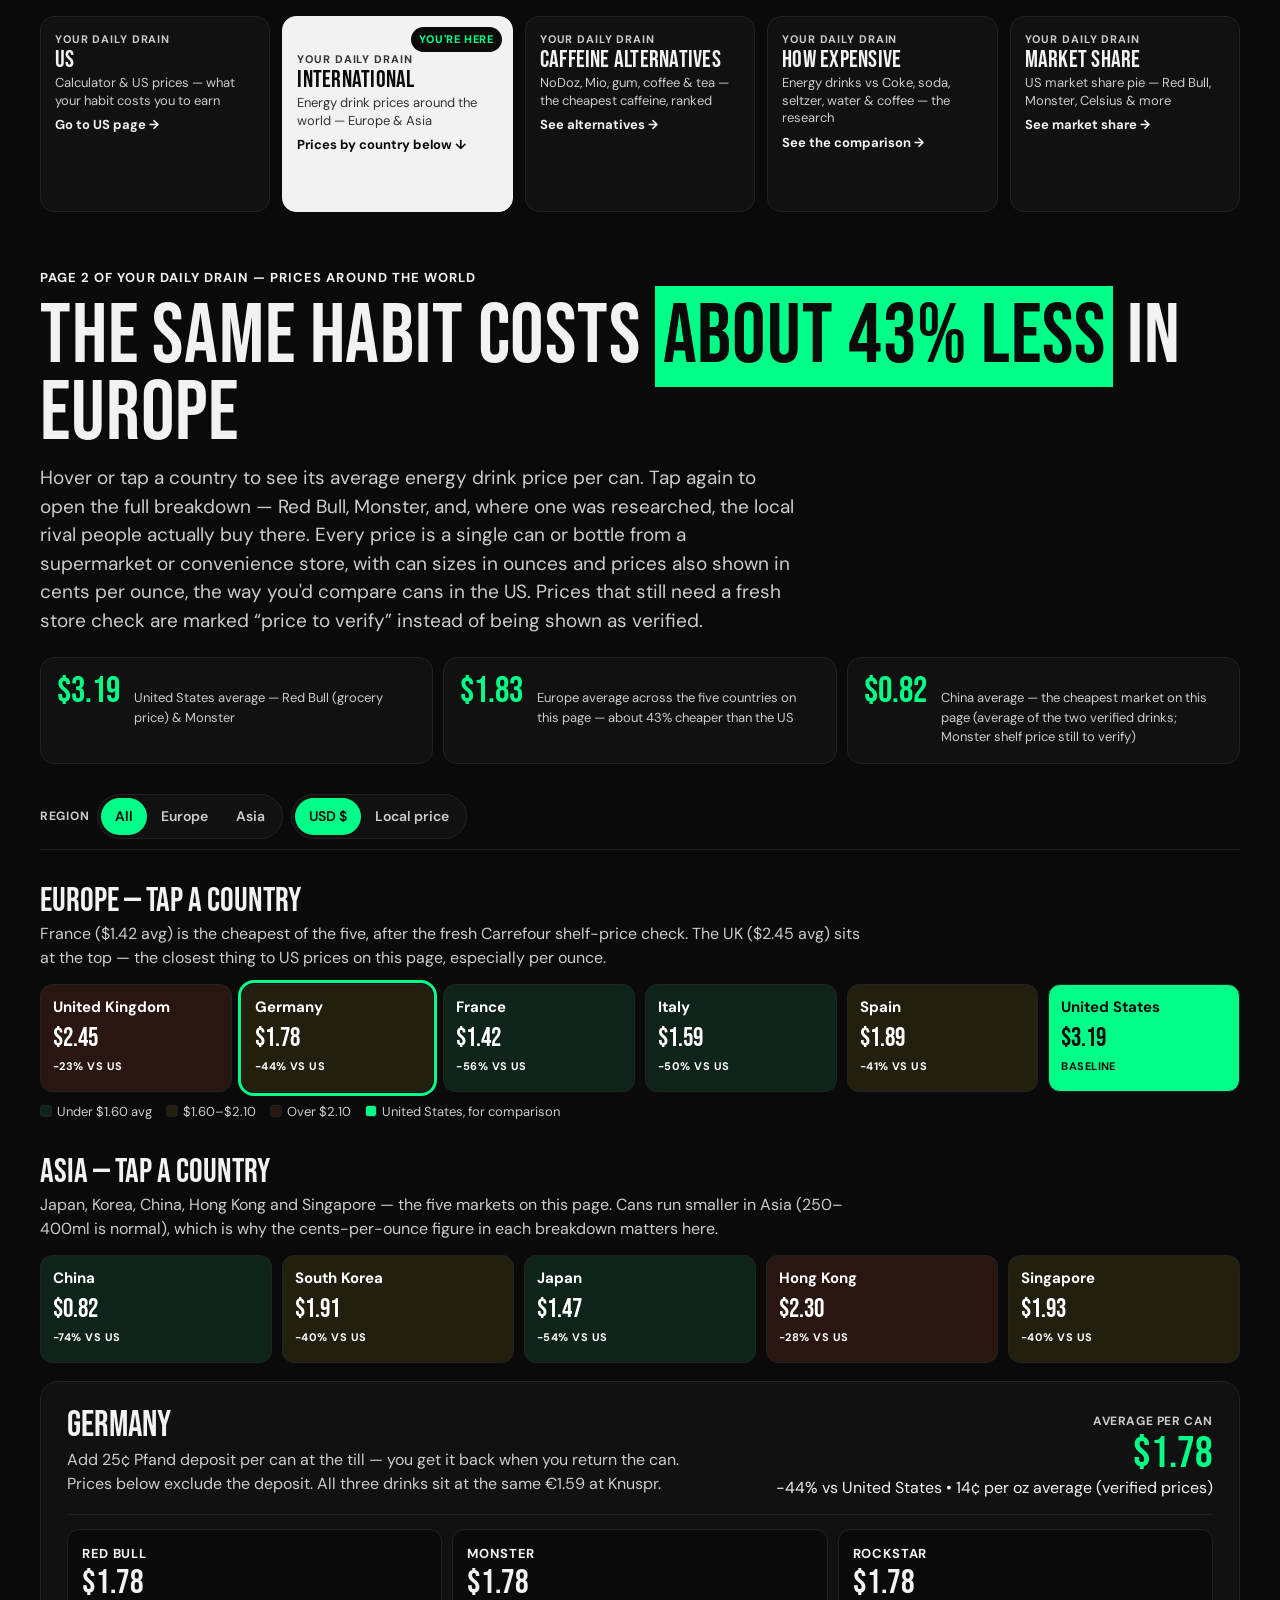
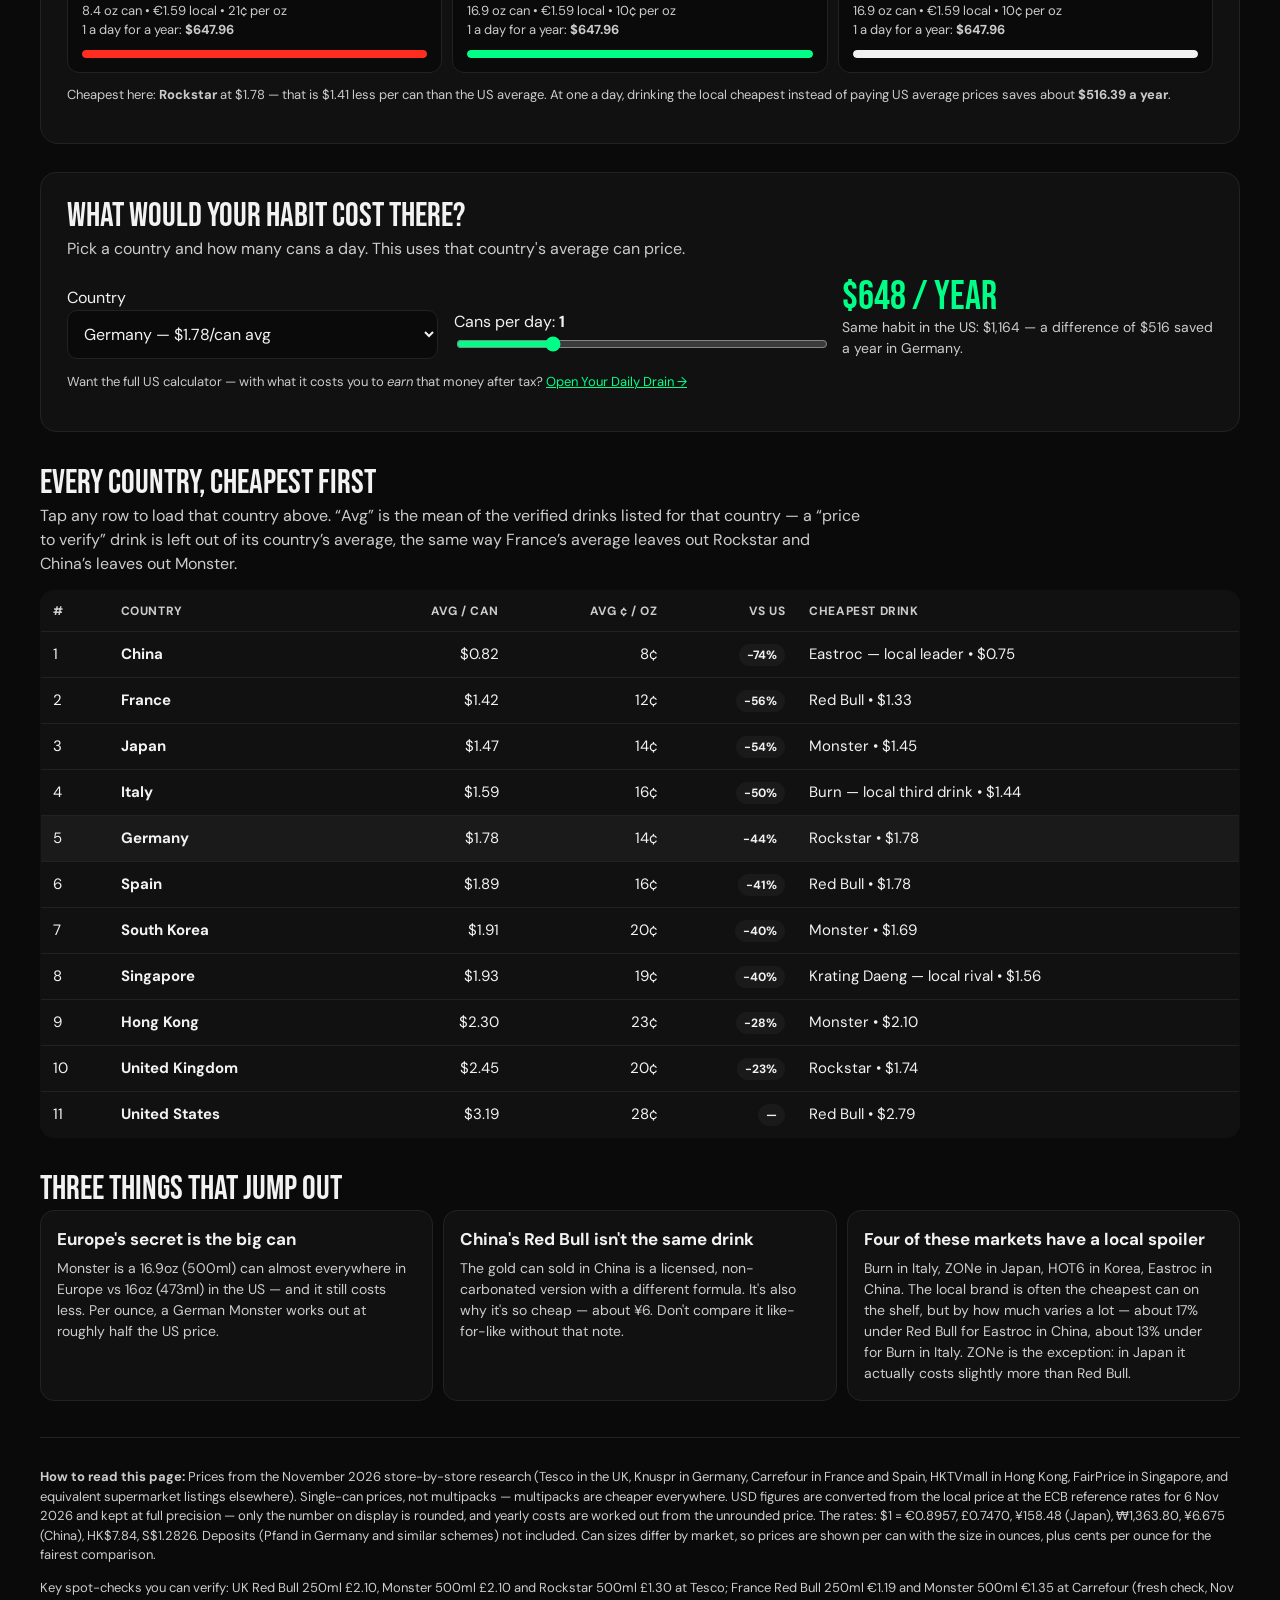
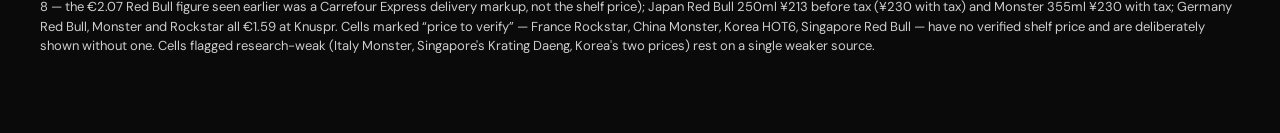
<file: world-prices.html>
<!doctype html>
<html lang="en">
<head>
<meta charset="utf-8"/>
<meta name="viewport" content="width=device-width, initial-scale=1, viewport-fit=cover"/>
<meta name="color-scheme" content="dark"/>
<link rel="icon" type="image/svg+xml" href="favicon.svg"/>
<title>Energy Drink Prices Around the World — Your Daily Drain</title>
<meta name="description" content="The same habit costs about 43% less in Europe. Energy drink prices by country: Red Bull, Monster and local rivals, per can and per ounce."/>
<link rel="canonical" href="https://www.yourdailydrain.com/world-prices.html"/>
<meta property="og:title" content="Energy Drink Prices Around the World — Your Daily Drain"/>
<meta property="og:description" content="The same habit costs about 43% less in Europe. Energy drink prices by country: Red Bull, Monster and local rivals, per can and per ounce."/>
<meta property="og:type" content="website"/>
<meta property="og:url" content="https://www.yourdailydrain.com/world-prices.html"/>
<link rel="preconnect" href="https://fonts.googleapis.com">
<link href="https://fonts.googleapis.com/css2?family=Bebas+Neue&family=DM+Sans:opsz,wght@9..40,400;9..40,500;9..40,600;9..40,700;9..40,800&display=swap" rel="stylesheet">
<style>
:root{
  --bg:#0A0A0A; --surface:#111111; --surface2:#1a1a1a; --ink:#F2F2F2; --muted:#cccccc; --line:#222222;
  --volt:#00ff87; --volt-dark:#00ff87; --red:#ff2d20; --blue:#00ff87; --green:#00ff87; --amber:#b7791f;
  --cheap:#0f2418; --mid:#221f0f; --pricey:#2a1610;
  --radius:14px;
}
*{box-sizing:border-box}
html{scroll-behavior:smooth}
body{margin:0;background:var(--bg);color:var(--ink);font-family:"DM Sans",system-ui,sans-serif;line-height:1.5}
a{color:inherit}
.wrap{max-width:1440px;margin:0 auto;padding:0 40px 64px}
.topbar{display:flex;justify-content:space-between;align-items:center;gap:12px;padding:14px 0 0;font-size:13px;font-weight:600;letter-spacing:.04em;text-transform:uppercase}
.topbar a{text-decoration:none;border-bottom:2px solid var(--volt)}
.badge-mock{display:inline-block;background:var(--volt);color:#0A0A0A;font-weight:800;padding:4px 10px;border-radius:999px;font-size:11px;letter-spacing:.08em}
.page-nav{display:grid;grid-template-columns:repeat(5,minmax(0,1fr));gap:12px;margin:16px 0 28px;width:100%;max-width:100%}
.page-box{position:relative;display:flex;flex-direction:column;gap:2px;text-decoration:none;border-radius:14px;padding:16px 14px 14px;border:1px solid var(--line);background:#111111;color:#F2F2F2;min-height:196px;justify-content:flex-start;min-width:0;max-width:100%;overflow:hidden}
.page-box:hover{border-color:#3a3a3a}
.page-box:focus-visible{outline:3px solid var(--volt);outline-offset:2px}
.page-box-kicker{font-size:11px;font-weight:700;letter-spacing:.08em;line-height:1.2;text-transform:uppercase;color:var(--muted);min-width:0;max-width:100%;overflow-wrap:normal;word-break:normal}
.page-box-title{font-family:"Bebas Neue",sans-serif;font-size:24px;line-height:1;text-transform:uppercase;letter-spacing:.01em;min-width:0;max-width:100%;overflow-wrap:normal;word-break:normal}
.page-box-sub{font-size:13px;line-height:1.35;color:var(--muted);min-width:0;max-width:100%;overflow-wrap:normal;word-break:normal}
.page-box-cta{font-size:13px;font-weight:700;line-height:1.3;margin-top:6px;min-width:0;max-width:100%;overflow-wrap:normal;word-break:normal}
.page-box.is-active{background:#F2F2F2;color:#0A0A0A;border-color:#F2F2F2;padding-top:36px}
.page-box.is-active .page-box-kicker,.page-box.is-active .page-box-sub{color:#333333} .page-box.is-active .page-box-cta{color:#0A0A0A}
.page-box.is-active::after{content:"You're here";position:absolute;top:10px;right:10px;background:#0A0A0A;color:var(--volt);font-size:11px;font-weight:800;letter-spacing:.06em;text-transform:uppercase;padding:4px 8px;border-radius:999px}
@media(max-width:900px){.page-nav{grid-template-columns:repeat(3,minmax(0,1fr))}}
@media(max-width:560px){.page-nav{grid-template-columns:minmax(0,1fr) minmax(0,1fr);gap:8px}.page-box{padding:14px 12px;min-height:98px}.page-box-title{font-size:24px}.page-box-sub{font-size:13px}.page-box.is-active::after{position:static;align-self:flex-start;margin-top:6px}}
.hero{padding:28px 0 8px}
.hero h1{font-family:"Bebas Neue",sans-serif;font-size:clamp(44px,8vw,84px);line-height:.92;text-transform:uppercase;margin:10px 0 12px;letter-spacing:.01em}
.hero h1 em{font-style:normal;background:var(--volt);color:#0A0A0A;padding:0 8px;box-decoration-break:clone;-webkit-box-decoration-break:clone}
.hero p.lede{font-size:19px;max-width:680px;color:var(--muted);margin:0}
.hero-stats{display:grid;grid-template-columns:repeat(3,1fr);gap:10px;margin:22px 0 6px}
.stat{background:var(--surface);border:1px solid var(--line);border-radius:var(--radius);padding:16px}
.stat b{font-family:"Bebas Neue",sans-serif;font-weight:400;font-size:36px;display:block;line-height:1;color:var(--volt)} .stat{display:flex;align-items:baseline;gap:14px}
.stat span{font-size:13px;color:var(--muted)}
.controls{position:sticky;top:0;z-index:20;background:var(--bg);padding:14px 0 10px;border-bottom:1px solid var(--line);display:flex;flex-wrap:wrap;gap:8px;align-items:center}
.seg{display:flex;background:#111111;border:1px solid var(--line);border-radius:999px;padding:3px}
.seg button{border:0;background:transparent;padding:8px 14px;border-radius:999px;font:inherit;font-weight:600;font-size:14px;cursor:pointer;color:var(--muted)}
.seg button[aria-pressed="true"]{background:var(--volt);color:#0A0A0A}
.controls label{font-size:12px;font-weight:700;text-transform:uppercase;letter-spacing:.06em;color:var(--muted)}
h2{font-family:"Bebas Neue",sans-serif;font-size:34px;text-transform:uppercase;margin:34px 0 4px;line-height:1}
.sub{color:var(--muted);margin:0 0 14px;max-width:720px}
.map-grid{display:grid;gap:8px}
.map-eu{grid-template-columns:repeat(6,1fr)}
.map-asia{grid-template-columns:repeat(5,1fr)}
.tile{border:1px solid var(--line);border-radius:12px;padding:12px 10px;min-height:96px;text-align:left;font:inherit;cursor:pointer;display:flex;flex-direction:column;justify-content:space-between;gap:6px;transition:transform .12s, outline .12s}
.tile:hover{transform:translateY(-2px)}
.tile:focus-visible{outline:3px solid var(--volt);outline-offset:2px}
.tile.selected{outline:3px solid var(--volt);outline-offset:1px}
.tile .cname{font-weight:700;font-size:15px;line-height:1.15}
.tile .cavg{font-family:"Bebas Neue",sans-serif;font-size:26px;line-height:1}
.tile .cvs{font-size:11px;font-weight:700;text-transform:uppercase;letter-spacing:.04em}
.tile.empty{visibility:hidden;pointer-events:none;border:0;background:transparent}
.t-cheap{background:var(--cheap)} .t-mid{background:var(--mid)} .t-pricey{background:var(--pricey)} .t-us{background:var(--volt);color:#0A0A0A} .t-us .cvs{color:#0A0A0A}
.legend{display:flex;flex-wrap:wrap;gap:14px;font-size:13px;color:var(--muted);margin-top:10px}
.legend i{display:inline-block;width:12px;height:12px;border-radius:3px;vertical-align:-1px;margin-right:5px;border:1px solid var(--line)}
.detail{margin-top:18px;background:var(--surface);border:1px solid var(--line);border-radius:18px;padding:20px}
.detail-head{display:flex;flex-wrap:wrap;justify-content:space-between;gap:12px;align-items:flex-start;border-bottom:1px solid var(--line);padding-bottom:14px}
.detail-head h3{font-family:"Bebas Neue",sans-serif;font-size:36px;margin:0;text-transform:uppercase;line-height:1}
.detail-head p{margin:4px 0 0;color:var(--muted);max-width:520px}
.big-avg{text-align:right}
.big-avg b{font-family:"Bebas Neue",sans-serif;font-weight:400;font-size:44px;display:block;line-height:1;color:var(--volt)}
.drinks{display:grid;grid-template-columns:repeat(3,1fr);gap:10px;margin-top:14px}
.drink{border:1px solid var(--line);border-radius:12px;padding:14px;background:#0A0A0A}
.drink .brand{font-weight:700;font-size:13px;text-transform:uppercase;letter-spacing:.05em}
.drink .price{font-family:"Bebas Neue",sans-serif;font-size:34px;line-height:1.1}
.drink .meta{font-size:13px;color:var(--muted)}
.bar{height:8px;background:#222222;border-radius:99px;margin-top:10px;overflow:hidden}
.bar i{display:block;height:100%;background:var(--volt-dark);border-radius:99px}
.bar.red i{background:var(--red)} .bar.dark i{background:#F2F2F2}
.note{font-size:13px;color:var(--muted);margin-top:12px}
.calc{background:#111111;color:#F2F2F2;border:1px solid var(--line);border-radius:16px;padding:20px;margin-top:28px}
.calc h2{color:#F2F2F2;margin-top:0} .calc .out{color:var(--volt)} .calc select{background:#0A0A0A;color:#F2F2F2;border:1px solid var(--line)} .calc input[type=range]{accent-color:var(--volt)}
.calc-grid{display:grid;grid-template-columns:1fr 1fr 1fr;gap:16px;align-items:end}
.calc select,.calc input[type=range]{width:100%}
.calc select{padding:12px;border-radius:10px;font:inherit;font-size:16px}
.calc .out{font-family:"Bebas Neue",sans-serif;font-size:40px;line-height:1}
table{width:100%;border-collapse:collapse;background:var(--surface);border:1px solid var(--line);border-radius:14px;overflow:hidden}
th,td{padding:11px 12px;text-align:left;border-bottom:1px solid var(--line);font-size:15px}
th{font-size:12px;text-transform:uppercase;letter-spacing:.05em;color:var(--muted)}
td.num,th.num{text-align:right;font-variant-numeric:tabular-nums}
tr{cursor:pointer} tbody tr:hover{background:var(--surface2)}
.pill{display:inline-block;padding:2px 8px;border-radius:999px;font-size:12px;font-weight:700}
.insights{display:grid;grid-template-columns:repeat(3,1fr);gap:10px}
.insight{background:var(--surface);border:1px solid var(--line);border-radius:var(--radius);padding:16px}
.insight h3{margin:0 0 6px;font-size:17px}
.insight p{margin:0;color:var(--muted);font-size:14px}
footer{margin-top:36px;border-top:1px solid var(--line);padding-top:16px;color:var(--muted);font-size:13px}
footer a{text-decoration:underline}
.tooltip{position:fixed;z-index:50;pointer-events:none;background:#F2F2F2;color:#0A0A0A;border:1px solid #222222;padding:8px 11px;border-radius:8px;font-size:13px;max-width:240px;display:none;box-shadow:0 8px 24px rgba(0,0,0,.25)}
@media(max-width:760px){
  .hero-stats,.drinks,.insights,.calc-grid{grid-template-columns:1fr}
  .map-eu{grid-template-columns:repeat(3,1fr)} .map-asia{grid-template-columns:repeat(3,1fr)}
  .tile.empty{display:none}
  .big-avg{text-align:left}
  th.hide-m,td.hide-m{display:none}
  .controls{position:static}
}
@media(prefers-reduced-motion: reduce){*{scroll-behavior:auto!important;transition:none!important}}
.hero h1,h2,.detail-head h3,.tile .cavg,.drink .price,.calc .out{font-weight:400}
.page-box.wide{grid-column:auto}
.page-box{min-width:0;max-width:100%}
.page-box>*{min-width:0;max-width:100%}
.page-box-title{overflow-wrap:normal;word-break:normal}
.page-box-kicker,.page-box-sub,.page-box-cta{overflow-wrap:break-word}
.page-box-cta{color:var(--ink)}
.page-box.is-active .page-box-cta{color:#0A0A0A}
.page-box.is-active::after{background:#0A0A0A;color:var(--volt)}
/* Desktop layout: wider reading measures */
.hero{padding:28px 0 10px}
.hero p.lede{max-width:760px}
.sub{max-width:820px}
.detail{padding:26px}
.detail-head p{max-width:640px}
.calc{padding:26px}
.map-grid{gap:10px}
.tile{min-height:108px;padding:14px 12px}
@media(max-width:900px){
  .hero-stats{grid-template-columns:1fr}
  .drinks,.insights,.calc-grid{grid-template-columns:1fr}
  .map-eu{grid-template-columns:repeat(3,1fr)} .map-asia{grid-template-columns:repeat(3,1fr)}
  .tile.empty{display:none}
  .big-avg{text-align:left}
}
</style>
</head>
<body>
<div class="wrap">
  <nav class="page-nav" aria-label="Your Daily Drain pages">
    <a class="page-box" href="index.html">
      <span class="page-box-kicker">Your Daily Drain</span>
      <span class="page-box-title">US</span>
      <span class="page-box-sub">Calculator &amp; US prices — what your habit costs you to earn</span>
      <span class="page-box-cta">Go to US page →</span>
    </a>
    <div class="page-box is-active" aria-current="page">
      <span class="page-box-kicker">Your Daily Drain</span>
      <span class="page-box-title">International</span>
      <span class="page-box-sub">Energy drink prices around the world — Europe &amp; Asia</span>
      <span class="page-box-cta">Prices by country below ↓</span>
    </div>
    <a class="page-box" href="caffeine-alternatives.html" aria-label="Caffeine Alternatives">
      <span class="page-box-kicker">Your Daily Drain</span>
      <span class="page-box-title">Caffeine Alternatives</span>
      <span class="page-box-sub">NoDoz, Mio, gum, coffee &amp; tea — the cheapest caffeine, ranked</span>
      <span class="page-box-cta">See alternatives →</span>
    </a>
    <a class="page-box" href="how-expensive.html" aria-label="How Expensive">
      <span class="page-box-kicker">Your Daily Drain</span>
      <span class="page-box-title">How Expensive</span>
      <span class="page-box-sub">Energy drinks vs Coke, soda, seltzer, water &amp; coffee — the research</span>
      <span class="page-box-cta">See the comparison →</span>
    </a>
    <a class="page-box" href="market-share.html" aria-label="Market Share">
      <span class="page-box-kicker">Your Daily Drain</span>
      <span class="page-box-title">Market Share</span>
      <span class="page-box-sub">US market share pie — Red Bull, Monster, Celsius &amp; more</span>
      <span class="page-box-cta">See market share →</span>
    </a>
  </nav>

  <header class="hero">
    <div style="font-weight:700;letter-spacing:.08em;text-transform:uppercase;font-size:13px">Page 2 of Your Daily Drain — prices around the world</div>
    <h1>The same habit costs <em>about 43% less</em> in Europe</h1>
    <p class="lede">Hover or tap a country to see its average energy drink price per can. Tap again to open the full breakdown — Red Bull, Monster, and, where one was researched, the local rival people actually buy there. Every price is a single can or bottle from a supermarket or convenience store, with can sizes in ounces and prices also shown in cents per ounce, the way you'd compare cans in the US. Prices that still need a fresh store check are marked “price to verify” instead of being shown as verified.</p>
    <div class="hero-stats">
      <div class="stat"><b>$3.19</b><span>United States average — Red Bull (grocery price) &amp; Monster</span></div>
      <div class="stat"><b>$1.83</b><span>Europe average across the five countries on this page — about 43% cheaper than the US</span></div>
      <div class="stat"><b>$0.82</b><span>China average — the cheapest market on this page (average of the two verified drinks; Monster shelf price still to verify)</span></div>
    </div>
  </header>

  <div class="controls" role="group" aria-label="Display options">
    <label>Region</label>
    <div class="seg" id="regionSeg">
      <button aria-pressed="true" data-region="all">All</button><button aria-pressed="false" data-region="europe">Europe</button><button aria-pressed="false" data-region="asia">Asia</button>
    </div>
    <div class="seg" id="currSeg">
      <button aria-pressed="true" data-curr="usd">USD $</button><button aria-pressed="false" data-curr="local">Local price</button>
    </div>
  </div>

  <section id="europeSection">
    <h2>Europe — tap a country</h2>
    <p class="sub">France ($1.42 avg) is the cheapest of the five, after the fresh Carrefour shelf-price check. The UK ($2.45 avg) sits at the top — the closest thing to US prices on this page, especially per ounce.</p>
    <div class="map-grid map-eu" id="euGrid"></div>
    <div class="legend"><span><i style="background:var(--cheap)"></i>Under $1.60 avg</span><span><i style="background:var(--mid)"></i>$1.60–$2.10</span><span><i style="background:var(--pricey)"></i>Over $2.10</span><span><i style="background:var(--volt)"></i>United States, for comparison</span></div>
  </section>

  <section id="asiaSection">
    <h2>Asia — tap a country</h2>
    <p class="sub">Japan, Korea, China, Hong Kong and Singapore — the five markets on this page. Cans run smaller in Asia (250–400ml is normal), which is why the cents-per-ounce figure in each breakdown matters here.</p>
    <div class="map-grid map-asia" id="asiaGrid"></div>
  </section>

  <section class="detail" id="detail" aria-live="polite"></section>

  <section class="calc">
    <h2>What would your habit cost there?</h2>
    <p style="color:#cccccc;margin-top:0">Pick a country and how many cans a day. This uses that country's average can price.</p>
    <div class="calc-grid">
      <div><label for="calcCountry">Country</label><select id="calcCountry"></select></div>
      <div><label for="calcPerDay">Cans per day: <b id="perDayLabel">1</b></label><input type="range" id="calcPerDay" min="0" max="4" step="1" value="1"></div>
      <div><div class="out" id="calcOut">$648 / year</div><div id="calcVs" style="color:#cccccc;font-size:14px"></div></div>
    </div>
    <p style="font-size:13px;color:#cccccc">Want the full US calculator — with what it costs you to <i>earn</i> that money after tax? <a href="index.html" style="color:#00ff87">Open Your Daily Drain →</a></p>
  </section>

  <section>
    <h2>Every country, cheapest first</h2>
    <p class="sub">Tap any row to load that country above. “Avg” is the mean of the verified drinks listed for that country — a “price to verify” drink is left out of its country’s average, the same way France’s average leaves out Rockstar and China’s leaves out Monster.</p>
    <div style="overflow-x:auto">
    <table><thead><tr><th>#</th><th>Country</th><th class="num">Avg / can</th><th class="num hide-m">Avg ¢ / oz</th><th class="num">vs US</th><th class="hide-m">Cheapest drink</th></tr></thead><tbody id="rankBody"></tbody></table>
    </div>
  </section>

  <section>
    <h2>Three things that jump out</h2>
    <div class="insights">
      <div class="insight"><h3>Europe's secret is the big can</h3><p>Monster is a 16.9oz (500ml) can almost everywhere in Europe vs 16oz (473ml) in the US — and it still costs less. Per ounce, a German Monster works out at roughly half the US price.</p></div>
      <div class="insight"><h3>China's Red Bull isn't the same drink</h3><p>The gold can sold in China is a licensed, non-carbonated version with a different formula. It's also why it's so cheap — about ¥6. Don't compare it like-for-like without that note.</p></div>
      <div class="insight"><h3>Four of these markets have a local spoiler</h3><p>Burn in Italy, ZONe in Japan, HOT6 in Korea, Eastroc in China. The local brand is often the cheapest can on the shelf, but by how much varies a lot — about 17% under Red Bull for Eastroc in China, about 13% under for Burn in Italy. ZONe is the exception: in Japan it actually costs slightly more than Red Bull.</p></div>
    </div>
  </section>

  <footer>
    <p><strong>How to read this page:</strong> Prices from the November 2026 store-by-store research (Tesco in the UK, Knuspr in Germany, Carrefour in France and Spain, HKTVmall in Hong Kong, FairPrice in Singapore, and equivalent supermarket listings elsewhere). Single-can prices, not multipacks — multipacks are cheaper everywhere. USD figures are converted from the local price at the ECB reference rates for 6 Nov 2026 and kept at full precision — only the number on display is rounded, and yearly costs are worked out from the unrounded price. The rates: $1 = €0.8957, £0.7470, ¥158.48 (Japan), ₩1,363.80, ¥6.675 (China), HK$7.84, S$1.2826. Deposits (Pfand in Germany and similar schemes) not included. Can sizes differ by market, so prices are shown per can with the size in ounces, plus cents per ounce for the fairest comparison.</p>
    <p>Key spot-checks you can verify: UK Red Bull 250ml £2.10, Monster 500ml £2.10 and Rockstar 500ml £1.30 at Tesco; France Red Bull 250ml €1.19 and Monster 500ml €1.35 at Carrefour (fresh check, Nov 8 — the €2.07 Red Bull figure seen earlier was a Carrefour Express delivery markup, not the shelf price); Japan Red Bull 250ml ¥213 before tax (¥230 with tax) and Monster 355ml ¥230 with tax; Germany Red Bull, Monster and Rockstar all €1.59 at Knuspr. Cells marked “price to verify” — France Rockstar, China Monster, Korea HOT6, Singapore Red Bull — have no verified shelf price and are deliberately shown without one. Cells flagged research-weak (Italy Monster, Singapore's Krating Daeng, Korea's two prices) rest on a single weaker source.</p>
  </footer>
</div>
<div class="tooltip" id="tip"></div>
<script>
var DATA=[
{id:"us",name:"United States",region:"europe",flag:"Baseline",currency:"$",fx:1,note:"The home market. The Red Bull price below is the 250ml / 8.4oz grocery price — the site's own convenience list price for the same can is $2.99. Monster is the 16oz (473ml) can from your calculator at $3.59. Celsius (12oz) has a verified single-can price — $3.29 at convenience, $2.59 at Target — but this page's US average uses Red Bull and Monster only.",drinks:[{b:"Red Bull",size:250,local:2.79,flag:"Grocery price — $2.99 at convenience"},{b:"Monster",size:473,local:3.59}]},
{id:"it",name:"Italy",region:"europe",currency:"€",fx:1.1165,note:"Prices sit toward the cheaper end of Western Europe. Burn — not Rockstar — is the third drink in the research for Italy, in a smaller 250ml can.",drinks:[{b:"Red Bull",size:250,local:1.49},{b:"Monster",size:500,local:1.50,flag:"Research-weak — price-tracking site"},{b:"Burn — local third drink",size:250,local:1.29}]},
{id:"de",name:"Germany",region:"europe",currency:"€",fx:1.1165,note:"Add 25¢ Pfand deposit per can at the till — you get it back when you return the can. Prices below exclude the deposit. All three drinks sit at the same €1.59 at Knuspr.",drinks:[{b:"Red Bull",size:250,local:1.59},{b:"Monster",size:500,local:1.59},{b:"Rockstar",size:500,local:1.59}]},
{id:"es",name:"Spain",region:"europe",currency:"€",fx:1.1165,note:"No third drink is published for Spain: the only researched third price (Rockstar €1.00) is a wholesale list price, not a shelf price, so it is left out rather than shown as one.",drinks:[{b:"Red Bull",size:250,local:1.59},{b:"Monster",size:500,local:1.79}]},
{id:"fr",name:"France",region:"europe",currency:"€",fx:1.1165,note:"Carrefour shelf prices, verified in the Nov 8 fresh check. The €2.07 Red Bull price that circulated earlier was a Carrefour Express delivery markup, not the shelf price. Rockstar is listed by Carrefour with no price shown, so it stays price to verify.",drinks:[{b:"Red Bull",size:250,local:1.19},{b:"Monster",size:500,local:1.35},{b:"Rockstar",size:500,verify:true,why:"Listed by Carrefour without a price — fresh check needed"}]},
{id:"gb",name:"United Kingdom",region:"europe",currency:"£",fx:1.3386,note:"Tesco prices, Nov 2026: Red Bull 250ml £2.10, Monster 500ml £2.10, Rockstar 500ml £1.30. Meal-deal pricing can undercut these in convenience stores.",drinks:[{b:"Red Bull",size:250,local:2.10},{b:"Monster",size:500,local:2.10},{b:"Rockstar",size:500,local:1.30}]},
{id:"cn",name:"China",region:"asia",currency:"¥",fx:1/6.675,note:"Cheapest overall — but read the fine print. The gold-can Red Bull in China is a licensed, non-carbonated drink with a different recipe. Eastroc (Dongpeng) in the big 500ml bottle is what a lot of people actually drink. No verified supermarket single-can price was found for Monster, so no single price is published and, like France's unverified Rockstar, it stays out of the average — the average here is the two verified drinks only.",drinks:[{b:"Red Bull (gold can)",size:250,local:6},{b:"Monster",size:500,verify:true,why:"No verified supermarket single-can price was found — fresh check needed"},{b:"Eastroc — local leader",size:500,local:5}]},
{id:"jp",name:"Japan",region:"asia",currency:"¥",fx:1/158.48,note:"Red Bull Japan's official price is ¥213 before tax for 250ml (¥230 with tax, used here). Monster's standard 355ml can is also ¥230 with tax. ZONe's can is 400ml.",drinks:[{b:"Red Bull",size:250,local:230},{b:"Monster",size:355,local:230},{b:"ZONe — local rival",size:400,local:241}]},
{id:"kr",name:"South Korea",region:"asia",currency:"₩",fx:1/1363.80,note:"Convenience stores (CU, GS25) run constant 1+1 and 2+1 deals, so the shelf price is often not what people pay. Red Bull availability has been shaky since a distributor change, and HOT6's size and price still need a fresh check — no HOT6 price is shown.",drinks:[{b:"Red Bull",size:250,local:2900,flag:"Research-weak — availability shaky after distributor change"},{b:"Monster",size:355,local:2300,flag:"Research-weak — social-media source"},{b:"HOT6 — Korean brand",verify:true,sizeVerify:true,why:"Size and price conflict across sightings — fresh check needed"}]},
{id:"hk",name:"Hong Kong",region:"asia",currency:"HK$",fx:1/7.84,note:"HKTVmall pricing. No third drink is published for Hong Kong.",drinks:[{b:"Red Bull",size:250,local:19.50},{b:"Monster",size:355,local:16.50}]},
{id:"sg",name:"Singapore",region:"asia",currency:"S$",fx:1/1.2826,note:"FairPrice pricing for Monster. No verified supermarket single-can price was found for Red Bull, so no Red Bull price is shown.",drinks:[{b:"Red Bull",size:250,verify:true,why:"No verified supermarket single-can price was found — fresh check needed"},{b:"Monster",size:355,local:2.95},{b:"Krating Daeng — local rival",size:250,local:2.00,flag:"Research-weak — vending-machine photo only"}]}
];
// USD values are derived from the local shelf price at the ECB 6 Nov 2026 rates
// and kept at full precision internally; figures are rounded only when displayed.
DATA.forEach(function(c){ c.drinks.forEach(function(d){ if(!d.verify) d.usd=d.local*c.fx; }); });
var EU_ORDER=["gb","de","fr","it","es","us"];
var ASIA_ORDER=["cn","kr","jp","hk","sg"];
var state={selected:"de",curr:"usd"};
function verified(c){return c.drinks.filter(function(d){return !d.verify})}
function avg(c){ var v=verified(c); return v.reduce(function(s,d){return s+d.usd},0)/v.length}
function ozOf(size){ var m={250:8.4,500:16.9,355:12,400:13.5,330:11.2,473:16}; return m[size]||Math.round(size/29.5735*10)/10; }
function centsOz(d){ return d.usd/(d.size/29.5735)*100; }
function avgCentsOz(c){ var v=verified(c); return v.reduce(function(s,d){return s+centsOz(d)},0)/v.length}
function fmtUSD(v){return "$"+v.toFixed(2)}
function fmtLocal(c,d){ if(d.verify) return "Price to verify"; if(c.id==="jp"||c.id==="kr"||c.id==="cn") return c.currency+Math.round(d.local).toLocaleString(); if(c.suffix) return d.local.toFixed(2)+" "+c.currency; return c.currency+d.local.toFixed(2); }
function fmtLocalVal(c,v){ if(c.id==="jp"||c.id==="kr"||c.id==="cn") return c.currency+v.toFixed(2); if(c.suffix) return v.toFixed(2)+" "+c.currency; return c.currency+v.toFixed(2); }
function displayPrice(c,d){ if(d.verify) return "Price to verify"; return state.curr==="usd"? fmtUSD(d.usd) : fmtLocal(c,d); }
function perOzText(c,d){ if(state.curr==="usd") return Math.round(centsOz(d))+"¢ per oz"; return fmtLocalVal(c,d.local/(d.size/29.5735))+" per oz"; }
function tileClass(c){ var a=avg(c); if(c.id==="us") return "t-us"; if(a<1.6) return "t-cheap"; if(a<=2.1) return "t-mid"; return "t-pricey"; }
function makeTile(c){
  var b=document.createElement("button"); b.className="tile "+tileClass(c)+(state.selected===c.id?" selected":""); b.setAttribute("aria-label",c.name);
  var mainVal = fmtUSD(avg(c));
  var vs = Math.round((avg(c)/avg(DATA[0])-1)*100);
  b.innerHTML='<span class="cname">'+c.name+'</span><span><span class="cavg">'+mainVal+'</span><br><span class="cvs">'+(c.id==="us"?"Baseline":(vs>0?vs+"% vs US":""+vs+"% vs US"))+'</span></span>';
  b.addEventListener("click",function(){selectCountry(c.id,true)});
  b.addEventListener("mouseenter",function(e){showTip(e,c)}); b.addEventListener("mousemove",moveTip); b.addEventListener("mouseleave",hideTip);
  return b;
}
function renderMaps(){
  var eu=document.getElementById("euGrid"); eu.innerHTML="";
  EU_ORDER.forEach(function(id){ if(!id){var d=document.createElement("div");d.className="tile empty";eu.appendChild(d);return;} var c=DATA.find(function(x){return x.id===id}); eu.appendChild(makeTile(c)); });
  var as=document.getElementById("asiaGrid"); as.innerHTML="";
  ASIA_ORDER.forEach(function(id){ var c=DATA.find(function(x){return x.id===id}); as.appendChild(makeTile(c)); });
}
var tip=document.getElementById("tip");
function showTip(e,c){ tip.style.display="block"; tip.innerHTML="<b>"+c.name+"</b><br>Avg "+fmtUSD(avg(c))+" per can • "+Math.round(avgCentsOz(c))+"¢ per oz<br><span style='opacity:.8'>Tap to see Red Bull, Monster &amp; rival</span>"; moveTip(e); }
function moveTip(e){ tip.style.left=Math.min(window.innerWidth-250,e.clientX+14)+"px"; tip.style.top=(e.clientY+14)+"px"; }
function hideTip(){ tip.style.display="none"; }
function selectCountry(id,scroll){
  state.selected=id; renderMaps(); renderDetail(); renderRank();
  if(scroll){ document.getElementById("detail").scrollIntoView({behavior:"smooth",block:"nearest"}); }
}
function renderDetail(){
  var c=DATA.find(function(x){return x.id===state.selected}); var us=DATA[0];
  var vds=verified(c);
  var max=Math.max.apply(null,vds.map(function(d){return d.usd}));
  var cheapest=vds.reduce(function(a,b){return a.usd<b.usd?a:b});
  var avgLabel=(vds.length<c.drinks.length? "Average of verified prices" : "Average per can");
  var html='<div class="detail-head"><div><h3>'+c.name+'</h3><p>'+c.note+'</p></div><div class="big-avg"><span style="font-size:12px;font-weight:700;text-transform:uppercase;letter-spacing:.05em;color:var(--muted)">'+avgLabel+'</span><b>'+fmtUSD(avg(c))+'</b><span>'+Math.round((avg(c)/avg(us)-1)*100)+'% vs United States • '+Math.round(avgCentsOz(c))+'¢ per oz average (verified prices)</span></div></div>';
  html+='<div class="drinks">';
  c.drinks.forEach(function(d,i){
    var cls=i===0?"red":(i===1?"":"dark");
    if(d.verify){
      html+='<div class="drink"><div class="brand">'+d.b+'</div><div class="price" style="font-size:24px">Price to verify</div><div class="meta">'+(d.sizeVerify?'Size to verify':ozOf(d.size)+' oz can')+' • Not published as a verified price.<br>'+d.why+'</div><div class="bar '+cls+'"><i style="width:0%"></i></div></div>';
      return;
    }
    var pct=Math.round(d.usd/max*100);
    html+='<div class="drink"><div class="brand">'+d.b+'</div><div class="price">'+displayPrice(c,d)+'</div><div class="meta">'+ozOf(d.size)+' oz can • '+fmtLocal(c,d)+' local • '+perOzText(c,d)+'<br>1 a day for a year: <b>'+fmtUSD(d.usd*365)+'</b>'+(d.flag?'<br><span style="color:var(--amber)">'+d.flag+'</span>':'')+'</div><div class="bar '+cls+'"><i style="width:'+pct+'%"></i></div></div>';
  });
  html+='</div><p class="note">Cheapest here: <b>'+cheapest.b+'</b> at '+fmtUSD(cheapest.usd)+' — that is '+fmtUSD((avg(us)-cheapest.usd))+' less per can than the US average. At one a day, drinking the local cheapest instead of paying US average prices saves about <b>'+fmtUSD((avg(us)-cheapest.usd)*365)+' a year</b>.</p>';
  document.getElementById("detail").innerHTML=html;
}
function renderRank(){
  var sorted=DATA.slice().sort(function(a,b){return avg(a)-avg(b)});
  var body=document.getElementById("rankBody"); body.innerHTML="";
  sorted.forEach(function(c,i){
    var cheap=verified(c).reduce(function(a,b){return a.usd<b.usd?a:b});
    var vs=Math.round((avg(c)/avg(DATA[0])-1)*100);
    var tr=document.createElement("tr"); if(c.id===state.selected) tr.style.background="var(--surface2)";
    tr.innerHTML='<td>'+(i+1)+'</td><td><b>'+c.name+'</b></td><td class="num">'+fmtUSD(avg(c))+'</td><td class="num hide-m">'+Math.round(avgCentsOz(c))+'¢</td><td class="num"><span class="pill" style="background:var(--surface2)">'+(c.id==="us"?"—":vs+"%")+'</span></td><td class="hide-m">'+cheap.b+' • '+fmtUSD(cheap.usd)+'</td>';
    tr.addEventListener("click",function(){selectCountry(c.id,true)});
    body.appendChild(tr);
  });
}
function renderCalc(){
  var sel=document.getElementById("calcCountry"); var c=DATA.find(function(x){return x.id===sel.value})||DATA.find(function(x){return x.id==="de"});
  var n=parseInt(document.getElementById("calcPerDay").value,10);
  document.getElementById("perDayLabel").textContent=n;
  var yearly=avg(c)*n*365; var usYearly=avg(DATA[0])*n*365;
  document.getElementById("calcOut").textContent="$"+Math.round(yearly).toLocaleString()+" / year";
  document.getElementById("calcVs").textContent= n===0? "Zero cans — you keep the lot, wherever you live." : ("Same habit in the US: $"+Math.round(usYearly).toLocaleString()+" — a difference of $"+Math.round(Math.abs(usYearly-yearly)).toLocaleString()+(yearly<usYearly?" saved":" extra")+" a year in "+c.name+".");
}
(function init(){
  var sel=document.getElementById("calcCountry");
  DATA.forEach(function(c){ var o=document.createElement("option"); o.value=c.id; o.textContent=c.name+" — "+fmtUSD(avg(c))+"/can avg"; if(c.id==="de") o.selected=true; sel.appendChild(o); });
  sel.addEventListener("change",renderCalc); document.getElementById("calcPerDay").addEventListener("input",renderCalc);
  document.querySelectorAll("#regionSeg button").forEach(function(b){ b.addEventListener("click",function(){ document.querySelectorAll("#regionSeg button").forEach(function(x){x.setAttribute("aria-pressed","false")}); b.setAttribute("aria-pressed","true"); var r=b.getAttribute("data-region"); document.getElementById("europeSection").style.display=(r==="asia")?"none":""; document.getElementById("asiaSection").style.display=(r==="europe")?"none":""; }); });
  document.querySelectorAll("#currSeg button").forEach(function(b){ b.addEventListener("click",function(){ document.querySelectorAll("#currSeg button").forEach(function(x){x.setAttribute("aria-pressed","false")}); b.setAttribute("aria-pressed","true"); state.curr=b.getAttribute("data-curr"); renderDetail(); }); });
  renderMaps(); renderDetail(); renderRank(); renderCalc();
})();
</script>
</body>
</html>
</file>
<file: style.css>
/* ============================================================
   YOUR DAILY DRAIN — Industrial Brutalist Dark Theme
   ============================================================ */

/* ── TOKENS ─────────────────────────────────────────────── */
:root {
  --bg:           #0A0A0A;
  --bg-card:      #111111;
  --bg-input:     #0D0D0D;
  --yellow:       #00ff87;
  --yellow-dim:   #00cc6a;
  --orange:       #FF4D00;
  --red:          #FF1A1A;
  --green:        #00ff87;
  --white:        #F2F2F2;
  --grey:         #cccccc;
  --border-bright:#00ff87;
  --border-dim:   #222222;
  --font-display: 'Bebas Neue', sans-serif;
  --font-body:    'DM Sans', sans-serif;
  --max-w:        480px;
  --pad:          20px;
  --ease-out:     cubic-bezier(0.16, 1, 0.3, 1);
}

/* ── RESET ───────────────────────────────────────────────── */
*, *::before, *::after { box-sizing: border-box; margin: 0; padding: 0; }
html { font-size: 16px; scroll-behavior: smooth; }

/* ── BASE ────────────────────────────────────────────────── */
body {
  background: var(--bg);
  color: var(--white);
  font-family: var(--font-body);
  font-weight: 400;
  line-height: 1.5;
  min-height: 100vh;
  overflow-x: hidden;
  -webkit-font-smoothing: antialiased;
  position: relative;
}

/* ── BACKGROUND TEXTURES ─────────────────────────────────── */
.noise-overlay {
  position: fixed;
  inset: 0;
  pointer-events: none;
  z-index: 0;
  opacity: 0.035;
  background-image: url("data:image/svg+xml,%3Csvg xmlns='http://www.w3.org/2000/svg' width='300' height='300'%3E%3Cfilter id='n'%3E%3CfeTurbulence type='fractalNoise' baseFrequency='0.75' numOctaves='4' stitchTiles='stitch'/%3E%3C/filter%3E%3Crect width='300' height='300' filter='url(%23n)'/%3E%3C/svg%3E");
  background-repeat: repeat;
  background-size: 300px 300px;
}

body::before {
  content: '';
  position: fixed;
  inset: 0;
  pointer-events: none;
  z-index: 0;
  background-image:
    repeating-linear-gradient(0deg,   rgba(0,255,135,0.018) 0, rgba(0,255,135,0.018) 1px, transparent 1px, transparent 48px),
    repeating-linear-gradient(90deg,  rgba(0,255,135,0.018) 0, rgba(0,255,135,0.018) 1px, transparent 1px, transparent 48px);
}

/* ── LAYOUT ──────────────────────────────────────────────── */
.container {
  max-width: var(--max-w);
  margin: 0 auto;
  padding: 0 var(--pad) 80px;
  position: relative;
  z-index: 1;
}

/* ── HERO ────────────────────────────────────────────────── */
.hero {
  max-width: var(--max-w);
  margin: 0 auto;
  padding: 52px var(--pad) 36px;
  position: relative;
  z-index: 1;
}

.hero-eyebrow {
  font-family: var(--font-display);
  font-size: 13px;
  letter-spacing: 0.22em;
  color: var(--yellow);
  margin-bottom: 20px;
  display: flex;
  align-items: center;
  gap: 12px;
}

.hero-eyebrow::before {
  content: '';
  display: block;
  width: 32px;
  height: 2px;
  background: var(--yellow);
  flex-shrink: 0;
}

.hero-headline {
  font-family: var(--font-display);
  font-size: clamp(58px, 16vw, 90px);
  line-height: 0.9;
  letter-spacing: 0.01em;
  color: var(--white);
  text-transform: uppercase;
  margin-bottom: 28px;
}

.hero-headline .hl {
  color: var(--yellow);
  position: relative;
  display: inline-block;
}

.hero-sub {
  font-size: 15px;
  color: #e0e0e0;
  font-weight: 300;
  line-height: 1.65;
  max-width: 300px;
  margin-bottom: 32px;
}

.hero-scroll-hint {
  font-family: var(--font-display);
  font-size: 11px;
  letter-spacing: 0.25em;
  color: var(--grey);
  animation: pulse 2.4s ease-in-out infinite;
}

@keyframes pulse {
  0%, 100% { opacity: 0.4; }
  50%       { opacity: 1; }
}

/* ── CARD SECTIONS — shared tab label ────────────────────── */
.section-label-tab {
  position: absolute;
  top: -20px;
  left: 16px;
  background: var(--yellow);
  color: #000;
  font-family: var(--font-display);
  font-size: 20px;
  letter-spacing: 0.1em;
  padding: 3px 14px;
  line-height: 1.5;
  white-space: nowrap;
}

/* THE DAMAGE label is red — signals cost/danger */
#results .section-label-tab {
  background: var(--red);
  color: #ffffff;
}

/* ── CALCULATOR CARD ─────────────────────────────────────── */
.calc-card {
  background: var(--bg-card);
  border: 2px solid var(--border-bright);
  padding: 28px;
  position: relative;
  margin-top: 32px;
}

/* ── FIELD ───────────────────────────────────────────────── */
.field-group {
  margin-bottom: 28px;
}

.field-label {
  display: block;
  font-family: var(--font-display);
  font-size: 12px;
  letter-spacing: 0.2em;
  color: var(--grey);
  margin-bottom: 10px;
}

/* ── SELECT ──────────────────────────────────────────────── */
.select-wrap {
  position: relative;
}

.select-wrap select {
  width: 100%;
  background: var(--bg-input);
  border: 2px solid var(--border-dim);
  color: var(--white);
  font-family: var(--font-body);
  font-size: 15px;
  font-weight: 500;
  padding: 14px 44px 14px 14px;
  appearance: none;
  cursor: pointer;
  outline: none;
  transition: border-color 0.15s;
  line-height: 1.2;
}

.select-wrap select:focus,
.select-wrap select:hover {
  border-color: var(--yellow);
}

.select-wrap select option {
  background: #1a1a1a;
  color: var(--white);
}

.select-chevron {
  position: absolute;
  right: 14px;
  top: 50%;
  transform: translateY(-50%);
  color: var(--yellow);
  font-size: 11px;
  pointer-events: none;
}

.drink-meta {
  font-size: 12px;
  color: #e0e0e0;
  margin-top: 8px;
  font-weight: 300;
  letter-spacing: 0.04em;
  min-height: 16px;
}

/* ── STEPPER ─────────────────────────────────────────────── */
.stepper {
  display: flex;
  width: fit-content;
  border: 2px solid var(--border-dim);
}

.stepper-btn {
  background: var(--bg-input);
  border: none;
  color: var(--yellow);
  font-size: 26px;
  width: 56px;
  height: 60px;
  cursor: pointer;
  display: flex;
  align-items: center;
  justify-content: center;
  font-family: var(--font-body);
  font-weight: 300;
  transition: background 0.1s, color 0.1s;
  line-height: 1;
  user-select: none;
  -webkit-tap-highlight-color: transparent;
}

.stepper-btn:hover  { background: var(--yellow); color: #000; }
.stepper-btn:active { opacity: 0.8; }
.stepper-btn:disabled {
  opacity: 0.35;
  cursor: not-allowed;
}
.stepper-btn:disabled:hover { background: var(--bg-input); color: var(--yellow); }

#stepper-note { margin-top: 8px; }

.stepper-value {
  font-family: var(--font-display);
  font-size: 44px;
  line-height: 60px;
  width: 84px;
  text-align: center;
  color: var(--white);
  border-left: 2px solid var(--border-dim);
  border-right: 2px solid var(--border-dim);
  height: 60px;
  display: block;
}

/* ── NUMBER INPUT ────────────────────────────────────────── */
.input-wrap {
  display: flex;
  align-items: stretch;
  border: 2px solid var(--border-dim);
  background: var(--bg-input);
  transition: border-color 0.15s;
}

.input-wrap:focus-within { border-color: var(--yellow); }

.input-prefix {
  font-family: var(--font-display);
  font-size: 28px;
  color: var(--yellow);
  padding: 0 14px;
  display: flex;
  align-items: center;
  border-right: 2px solid var(--border-dim);
  height: 60px;
}

.input-wrap input {
  background: transparent;
  border: none;
  color: var(--white);
  font-family: var(--font-body);
  font-size: 22px;
  font-weight: 500;
  padding: 0 14px;
  height: 60px;
  flex: 1;
  outline: none;
  min-width: 0;
  -moz-appearance: textfield;
}

.input-wrap input::-webkit-inner-spin-button,
.input-wrap input::-webkit-outer-spin-button { opacity: 0.3; }

/* ── CALCULATE BUTTON ────────────────────────────────────── */
.calc-btn {
  display: flex;
  align-items: center;
  justify-content: space-between;
  width: 100%;
  background: var(--yellow);
  border: none;
  color: #000;
  font-family: var(--font-display);
  font-size: 22px;
  letter-spacing: 0.06em;
  padding: 20px 24px;
  cursor: pointer;
  margin-top: 32px;
  transition: background 0.1s, transform 0.08s;
  -webkit-tap-highlight-color: transparent;
  position: relative;
  overflow: hidden;
}

.calc-btn::after {
  content: '';
  position: absolute;
  inset: 0;
  background: rgba(0,0,0,0);
  transition: background 0.1s;
}

.calc-btn:hover { background: #e0ff26; }

.calc-btn:active {
  transform: scale(0.985);
  background: var(--yellow-dim);
}

.calc-btn-arrow {
  font-size: 24px;
  transition: transform 0.2s var(--ease-out);
}

.calc-btn:hover .calc-btn-arrow { transform: translateX(5px); }

/* ── RESULTS SECTION ─────────────────────────────────────── */
.results-section {
  background: var(--bg-card);
  border: 2px solid var(--border-bright);
  padding: 28px;
  position: relative;
  margin-top: 32px;
}

/* ── ALT + IDEAS SECTIONS ────────────────────────────────── */
.alt-section,
.ideas-section {
  background: var(--bg-card);
  border: 2px solid var(--border-bright);
  padding: 28px;
  position: relative;
  margin-top: 32px;
}

/* ── REVEAL ANIMATION ────────────────────────────────────── */
.results-section.reveal  { animation: revealUp 0.45s var(--ease-out) both; }
.alt-section.reveal      { animation: revealUp 0.45s var(--ease-out) 0.1s both; }
.ideas-section.reveal    { animation: revealUp 0.45s var(--ease-out) 0.15s both; }

@keyframes revealUp {
  from { opacity: 0; transform: translateY(24px); }
  to   { opacity: 1; transform: translateY(0); }
}

.hidden { display: none !important; }

.results-subline {
  font-size: 13px;
  color: #e0e0e0;
  font-weight: 300;
  font-style: italic;
  line-height: 1.5;
  margin-bottom: 20px;
}

/* ── PER-CAN AT REGISTER ─────────────────────────────────── */
.price-per-can-row {
  display: flex;
  justify-content: space-between;
  align-items: center;
  background: var(--bg);
  border: 1px solid var(--border-dim);
  padding: 10px 16px;
  margin-bottom: 16px;
}

.ppc-label {
  font-family: var(--font-display);
  font-size: 11px;
  letter-spacing: 0.2em;
  color: var(--grey);
}

.ppc-value {
  font-family: var(--font-display);
  font-size: 28px;
  color: var(--white);
  line-height: 1;
}

/* ── WEEKLY / MONTHLY GRID ───────────────────────────────── */
.results-row-grid {
  display: grid;
  grid-template-columns: 1fr 1fr;
  gap: 12px;
  margin-bottom: 20px;
}

.result-cell {
  background: var(--bg);
  border: 1px solid var(--border-dim);
  padding: 14px 16px;
  text-align: center;
}

.result-cell-label {
  font-family: var(--font-display);
  font-size: 11px;
  letter-spacing: 0.2em;
  color: var(--grey);
  margin-bottom: 6px;
  text-align: center;
}

.result-cell-value {
  font-family: var(--font-display);
  font-size: 34px;
  color: var(--white);
  line-height: 1;
  text-align: center;
}

/* ── ANNUAL COST ─────────────────────────────────────────── */
.result-annual-block {
  background: var(--bg);
  border: 2px solid var(--border-dim);
  padding: 28px 20px;
  text-align: center;
  margin-bottom: 16px;
  position: relative;
  overflow: hidden;
}

.result-annual-block::before {
  content: '';
  position: absolute;
  top: 0; left: 0; right: 0;
  height: 2px;
  background: linear-gradient(90deg, transparent, var(--green), transparent);
  opacity: 0.6;
}

.annual-label {
  font-family: var(--font-display);
  font-size: 12px;
  letter-spacing: 0.22em;
  color: var(--grey);
  margin-bottom: 8px;
}

.annual-number {
  font-family: var(--font-display);
  font-size: clamp(68px, 20vw, 100px);
  color: var(--green);
  line-height: 0.88;
  letter-spacing: 0.01em;
}

.annual-sub {
  font-size: 12px;
  color: #e0e0e0;
  font-weight: 300;
  letter-spacing: 0.12em;
  margin-top: 10px;
  text-transform: uppercase;
  font-style: italic;
}

/* ── HOURS WORKED — horizontal conversion ────────────────── */
.result-hours-block {
  background: var(--bg);
  border: 2px solid var(--orange);
  padding: 22px 20px;
  margin-bottom: 20px;
  position: relative;
}

.hours-label {
  font-family: var(--font-display);
  font-size: 11px;
  letter-spacing: 0.2em;
  color: var(--orange);
  margin-bottom: 14px;
  text-align: center;
}

/* ── HOURS → WEEKS CONVERSION ROW ───────────────────────────
   Three equal flex cells: [hours | arrow | weeks]
   Each cell centered H + V. Arrow fixed-width, never squished.
   min-width prevents collapse on very narrow viewports.
   ─────────────────────────────────────────────────────────── */
.hours-conversion-row {
  display: flex;
  align-items: center;
  width: 100%;
  min-width: 220px;
}

/* Hours and weeks each take exactly half the remaining space */
.hcr-left,
.hcr-right {
  flex: 1 1 0;
  min-width: 0;
  display: flex;
  flex-direction: column;
  align-items: center;
  justify-content: center;
}

/* Viewport-relative font — readable at 320 px, large at 1280 px */
.hours-number,
.weeks-count {
  font-family: var(--font-display);
  font-size: clamp(30px, 8vw, 80px);
  color: var(--orange);
  line-height: 1;
}

.hcr-unit,
.hcr-weeks-unit {
  font-family: var(--font-display);
  font-size: clamp(11px, 2.5vw, 15px);
  color: var(--orange);
  letter-spacing: 0.16em;
  opacity: 0.65;
  margin-top: 2px;
}

/* Arrow: fixed flex-basis keeps it centred regardless of number width */
.hcr-arrow {
  flex: 0 0 clamp(36px, 8vw, 68px);
  height: clamp(24px, 5vw, 44px);
  position: relative;
  opacity: 0.95;
  align-self: center;
}

.hcr-arrow::before {
  content: '';
  position: absolute;
  left: 0;
  top: 50%;
  width: calc(100% - 18px);
  height: 6px;
  transform: translateY(-50%);
  background: linear-gradient(90deg, rgba(255, 77, 0, 0.2), var(--orange) 18%, #ff7a33 100%);
  box-shadow: 0 0 14px rgba(255, 77, 0, 0.25);
}

.hcr-arrow::after {
  content: '';
  position: absolute;
  right: 0;
  top: 50%;
  transform: translateY(-50%);
  border-top: 14px solid transparent;
  border-bottom: 14px solid transparent;
  border-left: 18px solid #ff7a33;
  filter: drop-shadow(0 0 8px rgba(255, 77, 0, 0.25));
}

/* Lives outside the flex row — full-width, centred below */
.hcr-weeks-label {
  font-size: 10px;
  color: #e0e0e0;
  font-weight: 300;
  letter-spacing: 0.05em;
  margin-top: 12px;
  line-height: 1.4;
  text-align: center;
}

/* ── CAFFEINE COST INDEX ─────────────────────────────────── */
.caff-section {
  background: var(--bg-card);
  border: 2px solid var(--border-bright);
  padding: 28px;
  position: relative;
  margin-top: 32px;
}

.caff-section.reveal { animation: revealUp 0.45s var(--ease-out) 0.08s both; }

.caff-callout {
  background: var(--bg);
  border: 1px solid var(--border-dim);
  padding: 12px 16px;
  margin-bottom: 22px;
  font-size: 14px;
  color: #e0e0e0;
  line-height: 1.55;
}

.caff-callout-expensive { color: var(--red); font-weight: 600; }
.caff-callout-cheap     { color: var(--yellow); font-weight: 600; }
.caff-callout-mult      { font-family: var(--font-display); font-size: 22px; color: var(--orange); }

/* Channel-break divider between c-store and warehouse tier */
.caff-divider {
  display: flex;
  align-items: center;
  gap: 10px;
  margin: 16px 0 8px;
}

.caff-divider-line {
  flex: 1;
  height: 1px;
  background: var(--border-dim);
}

.caff-divider-label {
  font-family: var(--font-display);
  font-size: 10px;
  letter-spacing: 0.16em;
  color: var(--grey);
  white-space: nowrap;
}

.caff-row {
  margin-bottom: 10px;
}

.caff-row:last-child { margin-bottom: 0; }

.caff-meta {
  display: flex;
  justify-content: space-between;
  align-items: baseline;
  gap: 8px;
  margin-bottom: 4px;
}

.caff-name {
  font-size: 12px;
  color: #e0e0e0;
  font-weight: 400;
  white-space: nowrap;
  overflow: hidden;
  text-overflow: ellipsis;
  flex: 1;
  min-width: 0;
}

/* Parenthesised size label — smaller, muted, feels like a subtitle */
.caff-size {
  font-size: 10px;
  color: #777;
  font-weight: 300;
  letter-spacing: 0.02em;
}

/* Can price lives in the meta row (secondary, grey) */
.caff-can-price {
  font-size: 11px;
  color: var(--grey);
  white-space: nowrap;
  flex-shrink: 0;
}

.caff-bar-row {
  display: flex;
  align-items: center;
  gap: 8px;
}

.caff-bar-track {
  flex: 1;
  height: 9px;
  background: rgba(255,255,255,0.07);
  position: relative;
  overflow: hidden;
}

.caff-bar {
  position: absolute;
  left: 0; top: 0;
  height: 100%;
  min-width: 4px;
  transition: width 0.4s ease;
}

/* CPM lives beside the bar — prominent stat column */
.caff-cpm {
  font-family: var(--font-display);
  font-size: 13px;
  color: var(--white);
  white-space: nowrap;
  flex-shrink: 0;
  min-width: 76px;
  text-align: right;
}

/* ── TAX SLIDER ──────────────────────────────────────────── */
.tax-block {
  background: var(--bg);
  border: 1px solid var(--border-dim);
  padding: 16px;
}

.tax-row {
  display: flex;
  justify-content: space-between;
  align-items: baseline;
  margin-bottom: 14px;
}

.tax-label {
  font-family: var(--font-display);
  font-size: 12px;
  letter-spacing: 0.2em;
  color: var(--grey);
}

.tax-pct {
  font-family: var(--font-display);
  font-size: 28px;
  color: var(--yellow);
  line-height: 1;
}

.tax-slider {
  width: 100%;
  -webkit-appearance: none;
  appearance: none;
  height: 3px;
  background: var(--border-dim);
  outline: none;
  cursor: pointer;
  display: block;
  margin-bottom: 6px;
  border-radius: 0;
}

.tax-slider::-webkit-slider-thumb {
  -webkit-appearance: none;
  appearance: none;
  width: 28px;
  height: 28px;
  background: var(--yellow);
  cursor: pointer;
  border: 3px solid #000;
  outline: 2px solid var(--yellow);
  border-radius: 0;
  transition: transform 0.1s;
}

.tax-slider::-webkit-slider-thumb:hover { transform: scale(1.2); }

.tax-slider::-moz-range-thumb {
  width: 28px;
  height: 28px;
  background: var(--yellow);
  cursor: pointer;
  border: 3px solid #000;
  outline: 2px solid var(--yellow);
  border-radius: 0;
}

.tax-range-labels {
  display: flex;
  justify-content: space-between;
  font-size: 10px;
  letter-spacing: 0.08em;
  color: var(--grey);
  font-family: var(--font-display);
  margin-bottom: 6px;
}

.tax-note {
  font-size: 11px;
  color: #e0e0e0;
  font-weight: 300;
}

/* ── SECTION SUBTITLE ────────────────────────────────────── */
.section-subtitle {
  font-size: 15px;
  font-weight: 400;
  color: #e0e0e0;
  line-height: 1.5;
  margin: 0 0 20px 0;
}

/* ── STRATEGY CARDS (Cheaper Hits section) ───────────────── */
.alt-grid {
  display: flex;
  flex-direction: column;
  gap: 16px;
}

.strategy-card {
  background: var(--bg);
  border: 1px solid var(--border-dim);
  padding: 24px;
  transition: border-color 0.15s;
}

.strategy-card:hover { border-color: var(--yellow); }

.strategy-header {
  display: flex;
  flex-wrap: wrap;
  justify-content: space-between;
  align-items: flex-start;
  gap: 12px 16px;
  margin-bottom: 16px;
}

.strategy-label {
  font-family: var(--font-display);
  font-size: 26px;
  letter-spacing: 0.04em;
  color: var(--white);
  line-height: 1;
  min-width: 0;
}

.strategy-savings-badge {
  background: var(--yellow);
  color: #000;
  font-family: var(--font-display);
  font-size: 14px;
  letter-spacing: 0.04em;
  padding: 4px 12px;
  /* Was white-space: nowrap + flex-shrink: 0: the long Discount Grocery
     badge ("Up to $2.84/can saved vs Monster Original (16oz)") ran off
     the right edge on phones. Let it wrap and let the header wrap the
     badge below the label on narrow screens. */
  white-space: normal;
  flex-shrink: 1;
  min-width: 0;
  max-width: 100%;
  line-height: 1.4;
  align-self: flex-start;
}

.strategy-options {
  border-top: 1px solid var(--border-dim);
  margin-bottom: 16px;
}

.strategy-item {
  display: flex;
  justify-content: space-between;
  align-items: center;
  padding: 10px 0;
  border-bottom: 1px solid var(--border-dim);
  gap: 12px;
}

.strategy-item-name {
  font-size: 13px;
  color: #e0e0e0;
  font-weight: 400;
  flex: 1;
}

.strategy-item-price {
  font-family: var(--font-display);
  font-size: 28px;
  color: var(--yellow);
  line-height: 1;
  white-space: nowrap;
}

.strategy-item-unit {
  font-family: var(--font-body);
  font-size: 12px;
  color: var(--grey);
  font-weight: 300;
}

/* ── ALDI detailed option rows ───────────────────────────── */
.strategy-item--detailed {
  align-items: flex-start;
}

.strategy-item-info {
  display: flex;
  flex-direction: column;
  gap: 3px;
  flex: 1;
  min-width: 0;
}

.strategy-item-size {
  font-size: 11px;
  color: var(--grey);
  font-weight: 300;
  font-family: var(--font-body);
}

.strategy-item-vs {
  font-size: 11px;
  color: var(--yellow);
  font-weight: 500;
  line-height: 1.35;
}

.strategy-item-note {
  font-size: 10px;
  color: var(--grey);
  font-weight: 300;
  font-style: italic;
  line-height: 1.35;
}

.strategy-annual {
  font-size: 13px;
  color: var(--yellow);
  font-weight: 500;
  margin-bottom: 12px;
  line-height: 1.4;
}

.strategy-tip {
  font-size: 12px;
  color: #e0e0e0;
  font-weight: 300;
  font-style: italic;
  line-height: 1.55;
  margin-bottom: 16px;
  padding: 10px 12px;
  border-left: 2px solid var(--border-dim);
}

.strategy-link {
  display: inline-flex;
  align-items: center;
  gap: 6px;
  font-size: 11px;
  font-weight: 600;
  letter-spacing: 0.1em;
  color: var(--grey);
  text-decoration: none;
  text-transform: uppercase;
  transition: color 0.15s;
}

.strategy-link::after { content: ' →'; }
.strategy-card:hover .strategy-link { color: var(--yellow); }

/* Inline per-option link (e.g. Venom at Walmart) */
.strategy-opt-link {
  display: inline-flex;
  align-items: center;
  gap: 4px;
  font-size: 10px;
  font-weight: 600;
  letter-spacing: 0.08em;
  color: var(--grey);
  text-decoration: none;
  text-transform: uppercase;
  margin-top: 3px;
  transition: color 0.15s;
}
.strategy-opt-link::after { content: ' →'; }
.strategy-opt-link:hover  { color: var(--yellow); }

/* ── SAVINGS IDEA CARDS ──────────────────────────────────── */
.ideas-grid {
  display: flex;
  flex-direction: column;
  gap: 10px;
}

.idea-card {
  display: block;
  background: var(--bg);
  border: 1px solid var(--border-dim);
  padding: 20px;
  text-decoration: none;
  color: inherit;
  transition: border-color 0.15s, background 0.15s;
  position: relative;
}

.idea-card:hover {
  border-color: var(--yellow);
  background: #111;
}

.idea-card-top {
  display: flex;
  justify-content: space-between;
  align-items: flex-start;
  margin-bottom: 10px;
}

.idea-icon { font-size: 26px; line-height: 1; }

.idea-tag {
  font-family: var(--font-display);
  font-size: 10px;
  letter-spacing: 0.16em;
  background: #1e1e1e;
  color: #ffffff;
  border: 1px solid #666666;
  padding: 3px 10px;
}

.idea-name {
  font-family: var(--font-display);
  font-size: 30px;
  line-height: 0.95;
  color: var(--white);
  margin-bottom: 4px;
  letter-spacing: 0.02em;
}

.idea-desc {
  font-size: 13px;
  color: #e0e0e0;
  font-weight: 300;
  margin-bottom: 14px;
  line-height: 1.4;
}

.idea-amount {
  font-size: 13px;
  color: var(--yellow);
  font-weight: 500;
  margin-bottom: 12px;
  line-height: 1.4;
}

.idea-cta {
  display: flex;
  align-items: center;
  gap: 6px;
  font-size: 12px;
  font-weight: 600;
  letter-spacing: 0.08em;
  color: var(--grey);
  text-transform: uppercase;
  transition: color 0.15s;
}

.idea-card:hover .idea-cta { color: var(--yellow); }
.idea-cta::after { content: '→'; }

/* ── FOOTER ──────────────────────────────────────────────── */
.site-footer {
  max-width: var(--max-w);
  margin: 0 auto;
  padding: 0 var(--pad) 48px;
  position: relative;
  z-index: 1;
}

.site-footer p {
  font-size: 11px;
  color: #e0e0e0;
  font-weight: 300;
  line-height: 1.6;
}

.site-freshness {
  font-family: var(--font-display);
  font-size: 12px;
  letter-spacing: 0.16em;
  color: var(--yellow);
  text-transform: uppercase;
  margin-bottom: 10px;
}

.site-footer p:last-child {
  border-top: 1px solid var(--border-dim);
  padding-top: 20px;
}

/* ── TIP BUTTON (Ko-fi, plain link — no widget script) ───── */
.tip-wrap {
  text-align: center;
  margin: 0 0 20px;
}

.tip-button {
  display: inline-block;
  font-family: var(--font-display);
  font-size: 19px;
  letter-spacing: 0.14em;
  text-transform: uppercase;
  color: var(--green);
  background: transparent;
  border: 2px solid var(--green);
  padding: 10px 22px;
  text-decoration: none;
  transition: background 0.15s ease, color 0.15s ease;
}

.tip-button:hover {
  background: var(--green);
  color: #000;
}

/* ── EMAIL SIGNUP (Kit form renders its own styles) ─────── */
/* ── EMAIL SIGNUP (Kit form) ─────────────────────────────────
   Compact, quiet card: the Kit form renders with its own bright
   defaults (white input, blue button), so these overrides — scoped
   under .signup-section and using [data-uid] for specificity —
   pull it back into the dark theme. Kit also sets a few inline
   styles on the input/button, which is why color/background need
   !important there; everything else wins on specificity alone.
   Kit's "clean" wrapper div also ships 56px of top padding (room
   for a heading the form doesn't have) — the rule below zeroes it.
   The input is near-black (#141414) so it recedes into the card
   instead of reading as a light patch; its border stays visible
   so the field is still findable.
   The section spans the full width of the container like the
   sibling sections (results, Cheaper Hits, Redirect) — no max-width,
   so its left/right edges line up with theirs. */
.signup-section {
  background: #1c1c1c;
  border: 2px solid var(--border-dim);
  padding: 16px 16px 12px;
  position: relative;
  margin-top: 32px;
}

.signup-section .section-subtitle {
  font-size: 14px;
  margin-bottom: 10px;
}

/* Kit form shell: never wider than the card */
.signup-section .formkit-form[data-uid="93db58418c"] {
  max-width: 100%;
}

/* Kill the dead space: Kit's "clean" wrapper carries 56px of top
   padding (padding:10px;padding-top:56px) at specificity (0,4,0);
   this selector goes one further to win. */
.signup-section .formkit-form[data-uid="93db58418c"][min-width~="700"] [data-style="clean"],
.signup-section .formkit-form[data-uid="93db58418c"][min-width~="800"] [data-style="clean"] {
  padding: 0;
}

/* Tighter stacking, smaller gaps between input / button.
   Kit's min-width~700 rules (always on for this form) set
   0 5px 15px with higher specificity, so this selector goes one
   further to win while keeping the 5px side margins. */
.signup-section .formkit-form[data-uid="93db58418c"] .seva-fields.formkit-fields[data-stacked="false"] .formkit-field,
.signup-section .formkit-form[data-uid="93db58418c"] .seva-fields.formkit-fields[data-stacked="false"] .formkit-submit {
  margin: 0 5px 8px;
}

/* Near-black input, light text, smaller type */
.signup-section .formkit-form[data-uid="93db58418c"] .formkit-input {
  background: #141414;
  color: #f2f2f2 !important;
  border-color: #3a3a3a !important;
  font-size: 13px;
  padding: 9px 12px;
}

.signup-section .formkit-form[data-uid="93db58418c"] .formkit-input:focus {
  border-color: var(--green);
}

/* Green button to match the theme, smaller */
.signup-section .formkit-form[data-uid="93db58418c"] .formkit-submit {
  background-color: var(--green) !important;
  color: #000 !important;
  font-size: 13px;
  font-weight: 600 !important;
}

.signup-section .formkit-form[data-uid="93db58418c"] .formkit-submit > span {
  padding: 9px 18px;
}

/* "Built with Kit" badge: smaller and quieter */
.signup-section .formkit-form[data-uid="93db58418c"] .formkit-powered-by-convertkit-container {
  margin: 4px 0 0;
}

.signup-section .formkit-form[data-uid="93db58418c"] .formkit-powered-by-convertkit {
  height: 28px;
  width: 105px;
  background-size: contain;
  opacity: 0.55;
}

/* Success / error messages in dark-theme colors */
.signup-section .formkit-form[data-uid="93db58418c"] .formkit-alert {
  font-size: 13px;
  padding: 10px;
}

.signup-section .formkit-form[data-uid="93db58418c"] .formkit-alert-success {
  background: #0e2a1c;
  border-color: var(--green);
  color: var(--green);
}

.signup-section .formkit-form[data-uid="93db58418c"] .formkit-alert-error {
  background: #2a1a1a;
  border-color: #5c2a1e;
  color: #f0b0a0;
}

/* ── SIGNUP AS A SLIM STRIP (desktop ≥900px) ────────────────
   One row when it fits: label + description on the left, the
   email field + Subscribe on the right, badge inline at the end
   of the form row — roughly half the stacked height (~53px vs
   ~137px). The tab stops overlapping the top edge and becomes
   inline text, smaller (16px) so JOIN THE LIST reads quiet.
   The strip lives in the right column (max ~908px wide), so the
   section wraps gracefully where one row can't fit: below
   ~1430px viewports the form drops to a second line, and on
   narrow desktop widths the description may take its own line —
   still tighter than the stacked layout (no dead space, 8px
   padding). Below 900px the stacked mobile layout (base rules
   above) is unchanged. */
@media (min-width: 900px) {
  .signup-section {
    display: flex;
    flex-wrap: wrap;
    align-items: center;
    gap: 8px 12px;
    padding: 8px 16px;
  }

  /* Tab: inline, smaller, no longer overlapping the top edge */
  .signup-section .section-label-tab {
    position: static;
    flex: none;
    font-size: 16px;
    padding: 2px 10px;
  }

  /* Description sits next to the label; one line where it fits */
  .signup-section .section-subtitle {
    margin-bottom: 0;
    flex: 0 1 auto;
    min-width: 0;
  }

  /* Form takes the remaining width; wraps below the text when
     the column is too narrow for one row */
  .signup-section .formkit-form[data-uid="93db58418c"] {
    flex: 1 1 330px;
    min-width: 0;
    margin-left: auto;
  }

  /* Form internals in one row: fields + badge side by side */
  .signup-section .formkit-form[data-uid="93db58418c"] [data-style="clean"] {
    display: flex;
    align-items: center;
    gap: 8px;
  }

  .signup-section .formkit-form[data-uid="93db58418c"] .seva-fields.formkit-fields {
    flex: 1 1 auto;
    min-width: 0;
  }

  /* No space below the Email/Subscribe row in the strip */
  .signup-section .formkit-form[data-uid="93db58418c"] .seva-fields.formkit-fields[data-stacked="false"] .formkit-field,
  .signup-section .formkit-form[data-uid="93db58418c"] .seva-fields.formkit-fields[data-stacked="false"] .formkit-submit {
    margin: 0 5px;
  }

  /* Input + button on ONE row: Kit stacks them by default — its
     base rule gives both `flex: 1 0 100%` (each item takes a full
     row) and its min-width~700 rule gives the field `flex: 100 1
     auto` (it hogs the row, the button wraps below). These
     selectors beat Kit's (0,4,0) at (0,7,0)/(0,6,0): the fields
     container stops wrapping, the field flexes to fill the row,
     the button keeps its natural width beside it. */
  .signup-section .formkit-form[data-uid="93db58418c"] .seva-fields.formkit-fields[data-stacked="false"] {
    flex-wrap: nowrap;
    align-items: center;
  }

  .signup-section .formkit-form[data-uid="93db58418c"] .seva-fields.formkit-fields[data-stacked="false"] .formkit-field {
    flex: 1 1 0;
  }

  .signup-section .formkit-form[data-uid="93db58418c"] .seva-fields.formkit-fields[data-stacked="false"] .formkit-submit {
    flex: none;
  }

  /* Field + input must be allowed to shrink so the row fits */
  .signup-section .formkit-form[data-uid="93db58418c"] .formkit-field,
  .signup-section .formkit-form[data-uid="93db58418c"] .formkit-input {
    min-width: 0;
  }

  /* Badge inline at the end of the form row, a touch smaller.
     Kit's own variant rule sets width:133px at (0,4,0) and its
     <style> comes after ours, so this selector adds
     [data-variant] to win the tie; the container's width:100%
     from Kit is also neutralised so it doesn't swallow the row. */
  .signup-section .formkit-form[data-uid="93db58418c"] .formkit-powered-by-convertkit-container {
    margin: 0;
    flex: none;
    width: auto;
  }

  .signup-section .formkit-form[data-uid="93db58418c"] .formkit-powered-by-convertkit[data-variant] {
    height: 22px;
    width: 84px;
  }
}

/* ── SELECTION ───────────────────────────────────────────── */
::selection {
  background: var(--yellow);
  color: #000;
}

/* ── SCROLLBAR ───────────────────────────────────────────── */
::-webkit-scrollbar { width: 6px; }
::-webkit-scrollbar-track { background: var(--bg); }
::-webkit-scrollbar-thumb { background: var(--border-dim); }
::-webkit-scrollbar-thumb:hover { background: var(--yellow); }

/* ── FOCUS VISIBLE ───────────────────────────────────────── */
:focus-visible {
  outline: 2px solid var(--yellow);
  outline-offset: 2px;
}

/* ── RESPONSIVE ──────────────────────────────────────────── */
@media (max-width: 360px) {
  :root { --pad: 14px; }
  .hero-headline { font-size: 52px; }
  .stepper-value { width: 70px; font-size: 36px; }
  .stepper-btn   { width: 48px; }
}

@media (min-width: 520px) {
  .hero-headline { font-size: 90px; }
}

/* ── DESKTOP TWO-COLUMN LAYOUT ───────────────────────────── */
@media (min-width: 900px) {

  /* Expand page container */
  :root { --pad: 40px; }

  .container {
    max-width: 1440px;
    padding-left: var(--pad);
    padding-right: var(--pad);
  }

  /* Hero: full width, bigger type */
  .hero {
    max-width: none;
    padding: 64px var(--pad) 52px;
  }

  .hero-headline {
    font-size: clamp(80px, 9vw, 128px);
  }

  .hero-sub { max-width: 480px; }

  /* Hide scroll hint — results are always visible on desktop */
  .hero-scroll-hint { display: none; }

  /* Two-column grid */
  .app-grid {
    display: grid;
    grid-template-columns: 420px 1fr;
    column-gap: 32px;
    align-items: start;
  }

  /* Left column: sticky so calculator stays in view while scrolling results */
  .col-left {
    position: sticky;
    top: 24px;
  }

  /* Right column */
  .col-right {
    min-width: 0;
  }

  /* Strategy cards: 2×2 grid for 4 tiles */
  .alt-grid {
    display: grid;
    grid-template-columns: 1fr 1fr;
    flex-direction: unset;
    gap: 16px;
  }

  /* Idea cards: 2-column grid */
  .ideas-grid {
    display: grid;
    grid-template-columns: 1fr 1fr;
    flex-direction: unset;
    gap: 10px;
  }

  /* Annual number: cap size for right column */
  .annual-number {
    font-size: clamp(60px, 7vw, 92px);
  }

  /* Desktop: numbers scale with viewport; arrow larger */
  .hours-number,
  .weeks-count {
    font-size: clamp(44px, 5vw, 80px);
  }

  .hcr-unit,
  .hcr-weeks-unit {
    font-size: 14px;
  }

  .hcr-arrow {
    flex-basis: 72px;
    height: 46px;
  }

  /* Hide button — results update live on desktop */
  .calc-btn { display: none; }

  /* Footer: match container width */
  .site-footer {
    max-width: 1440px;
    padding-left: var(--pad);
    padding-right: var(--pad);
  }
}

/* ── PAGE NAV (FIVE SECTIONS) ─────────────────────────────
   Five boxes at the top; the same nav goes on every page so
   visitors can switch sections. Each box is its own page
   (index.html, world-prices.html, caffeine-alternatives.html,
   how-expensive.html, market-share.html) so Google can index
   them separately. */
.page-nav {
  max-width: var(--max-w);
  margin: 0 auto;
  padding: 16px var(--pad) 28px;
  position: relative;
  z-index: 1;
  display: grid;
  grid-template-columns: 1fr 1fr;
  gap: 12px;
}
/* One shared tile spec — the same rules live in the four other
   pages' inline styles, so the five tiles are the same size,
   shape and position on every page. */
.page-box {
  position: relative;
  display: flex;
  flex-direction: column;
  gap: 2px;
  justify-content: flex-start;
  min-width: 0;
  max-width: 100%;
  overflow: hidden;
  padding: 16px 14px 14px;
  background: var(--bg-card);
  border: 1px solid var(--border-dim);
  border-radius: 14px;
  color: var(--white);
  text-decoration: none;
  min-height: 196px;
  transition: border-color 0.2s ease;
}
.page-box:hover,
.page-box:focus-visible {
  border-color: var(--border-bright);
}
.page-box-kicker {
  display: block;
  font-size: 11px;
  font-weight: 700;
  letter-spacing: 0.08em;
  line-height: 1.2;
  text-transform: uppercase;
  color: var(--grey);
  overflow-wrap: normal;
  word-break: normal;
}
.page-box-title {
  display: block;
  font-family: var(--font-display);
  font-size: 24px;
  line-height: 1;
  letter-spacing: 0.01em;
  text-transform: uppercase;
  overflow-wrap: normal;
  word-break: normal;
}
.page-box-sub {
  display: block;
  margin-top: 2px;
  font-size: 13px;
  line-height: 1.35;
  color: var(--grey);
  overflow-wrap: normal;
  word-break: normal;
}
.page-box-cta {
  display: block;
  margin-top: 6px;
  font-size: 13px;
  font-weight: 700;
  line-height: 1.3;
  overflow-wrap: normal;
  word-break: normal;
}
.page-box.is-active {
  background: var(--white);
  border-color: var(--white);
  color: #000;
  padding-top: 36px;
}
.page-box.is-active .page-box-kicker,
.page-box.is-active .page-box-sub {
  color: #333;
}
.page-box.is-active .page-box-cta {
  color: #0A0A0A;
}
.page-box.is-active::after {
  content: "You're here";
  position: absolute;
  top: 10px;
  right: 10px;
  background: #0A0A0A;
  color: var(--green);
  font-size: 11px;
  font-weight: 800;
  letter-spacing: 0.06em;
  text-transform: uppercase;
  padding: 4px 8px;
  border-radius: 999px;
}

/* ── PAGE NAV ON DESKTOP ───────────────────────────────────
   Five tiles in one row, like the other pages. This block MUST
   stay after the base .page-nav rules above: same specificity,
   so source order decides — the base rule (2 columns, 480px
   max-width) would otherwise beat the min-width:900px block
   that used to live earlier in this file, which is why the
   homepage showed a 2-2-1 grid on desktop. */
@media (min-width: 900px) {
  .page-nav {
    max-width: 1440px;
    grid-template-columns: repeat(5, minmax(0, 1fr));
  }
}

/* ── STORE CHANNEL TOGGLE ──────────────────────────────── */
.store-toggle {
  display: grid;
  grid-template-columns: 1fr 1fr;
  gap: 8px;
}
.store-toggle-btn {
  background: var(--bg-input);
  border: 1px solid var(--border-dim);
  color: var(--grey);
  font-family: var(--font-body);
  font-size: 13px;
  font-weight: 600;
  line-height: 1.35;
  padding: 10px 12px;
  cursor: pointer;
  text-align: left;
}
.store-toggle-btn:hover,
.store-toggle-btn:focus-visible {
  border-color: var(--border-bright);
}
.store-toggle-btn.is-active {
  border-color: var(--border-bright);
  color: var(--green);
}
.store-toggle-sub {
  display: block;
  margin-top: 2px;
  font-size: 11px;
  font-weight: 400;
  color: var(--grey);
}
</file>
